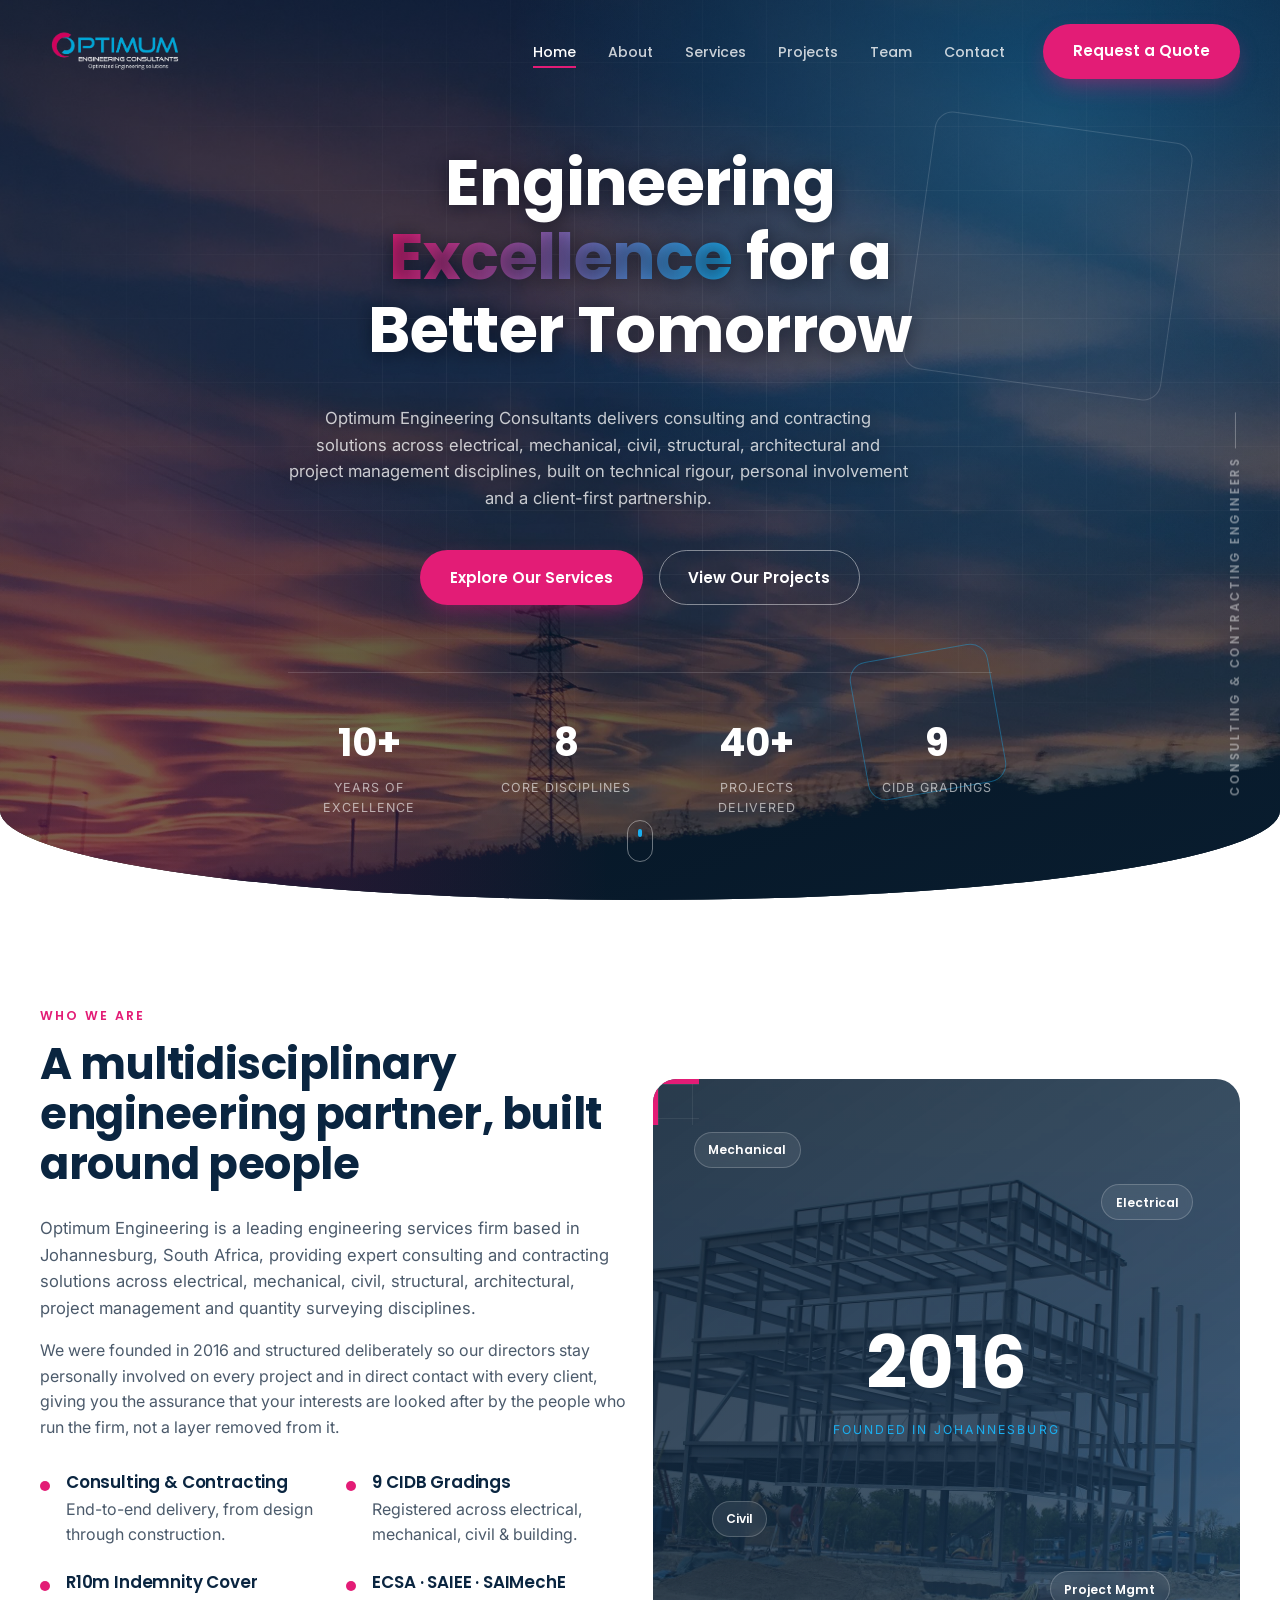
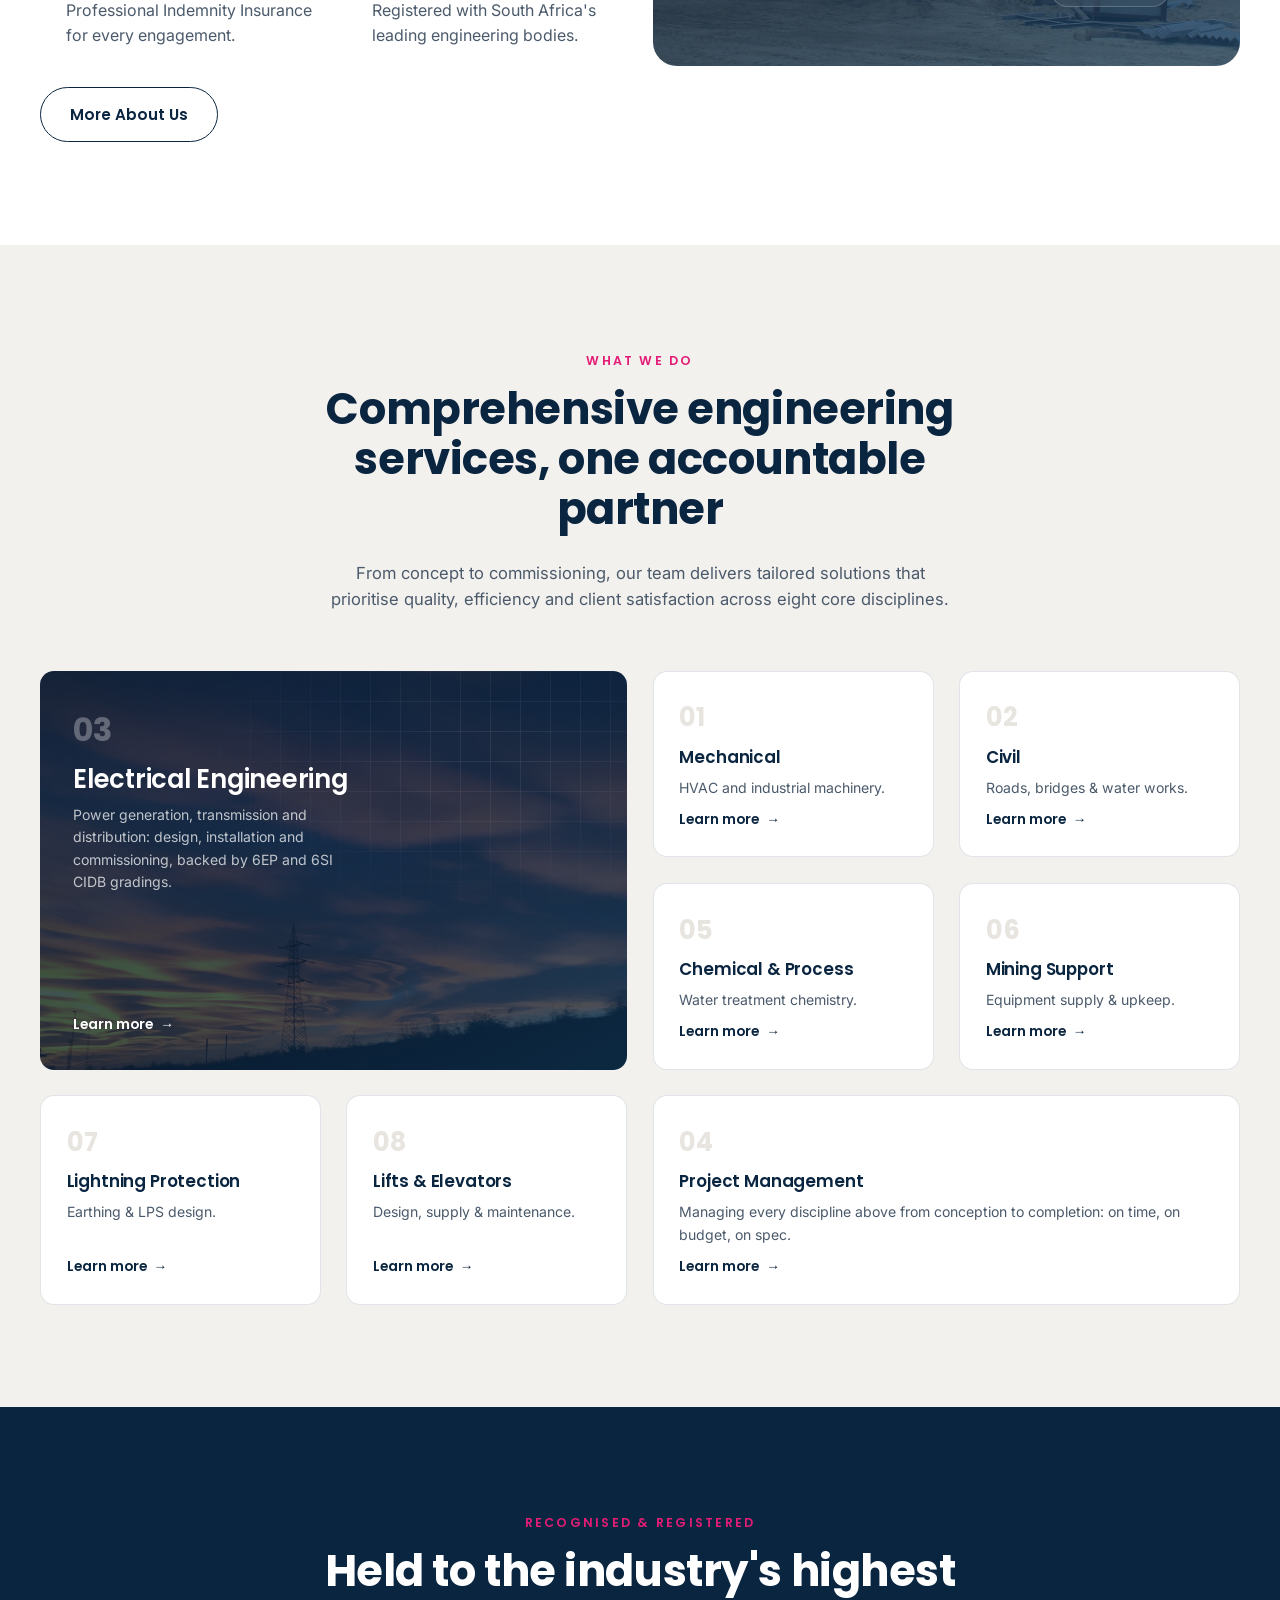
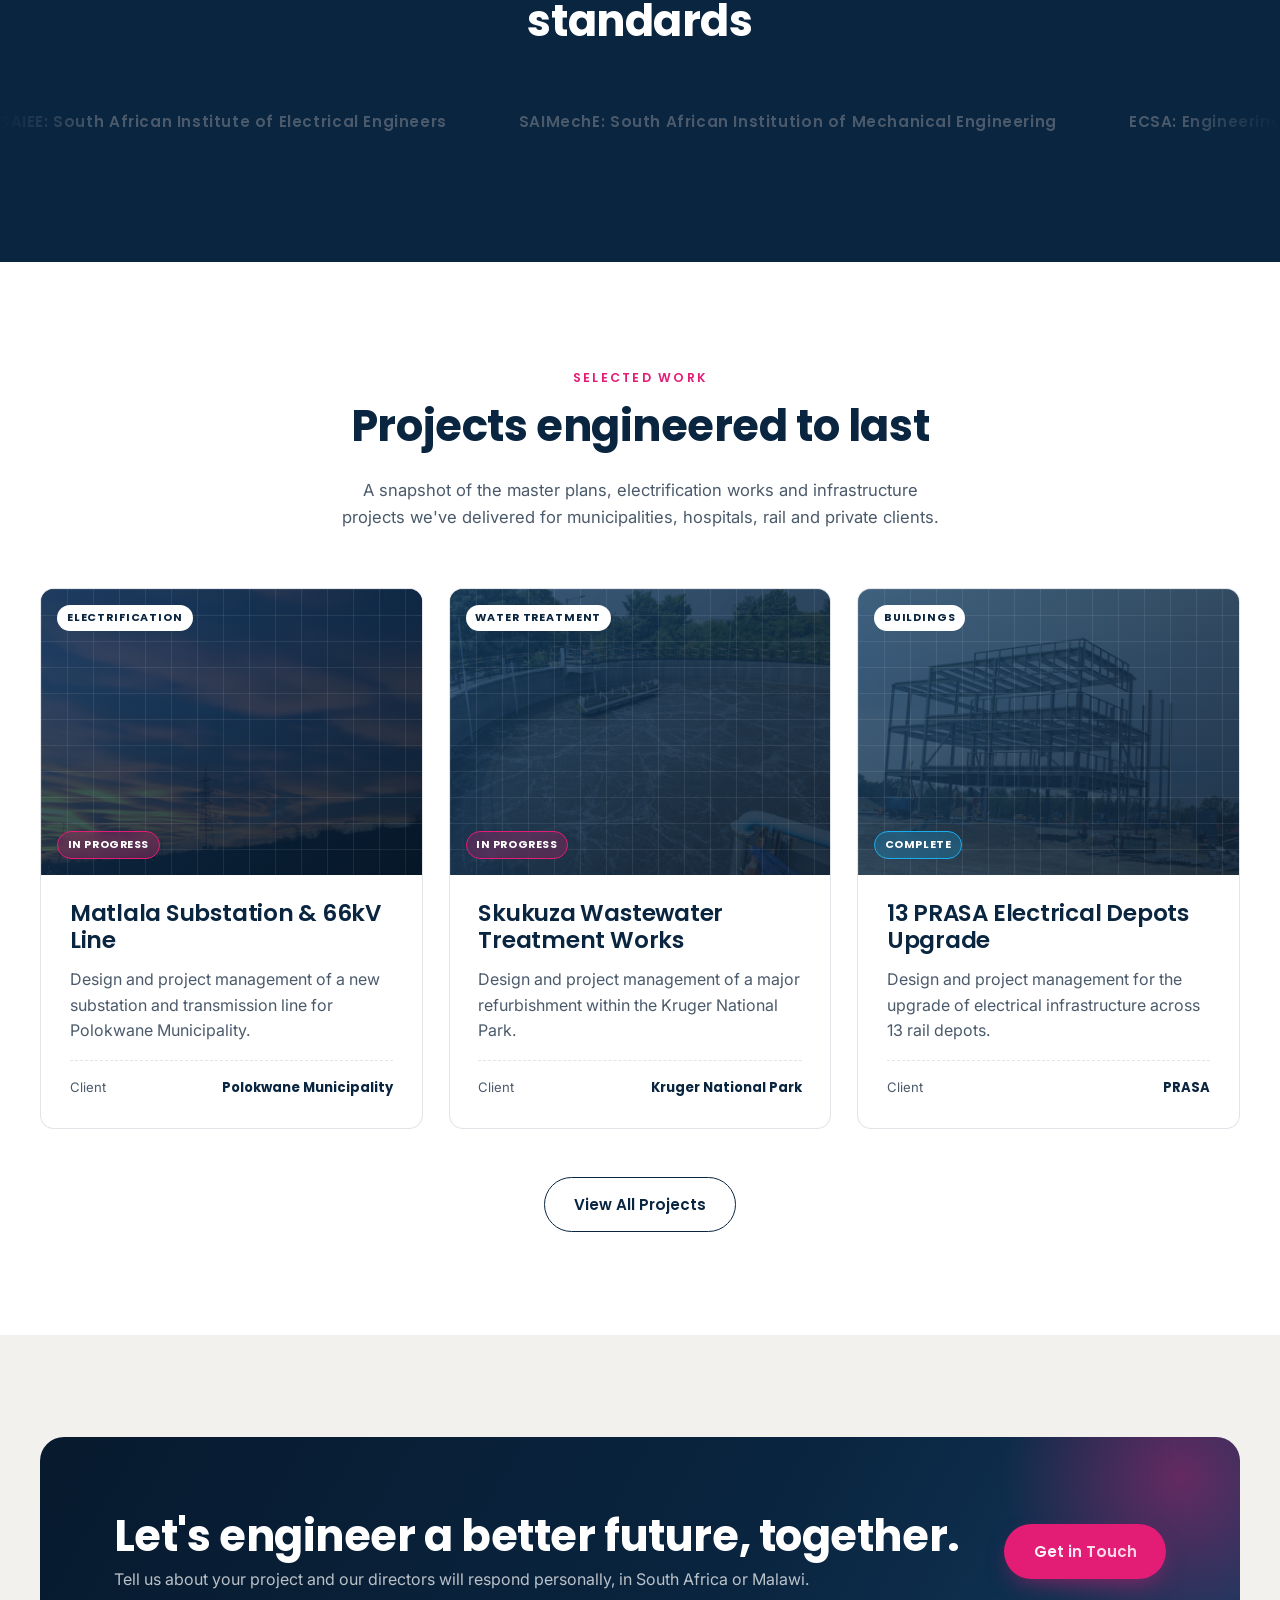
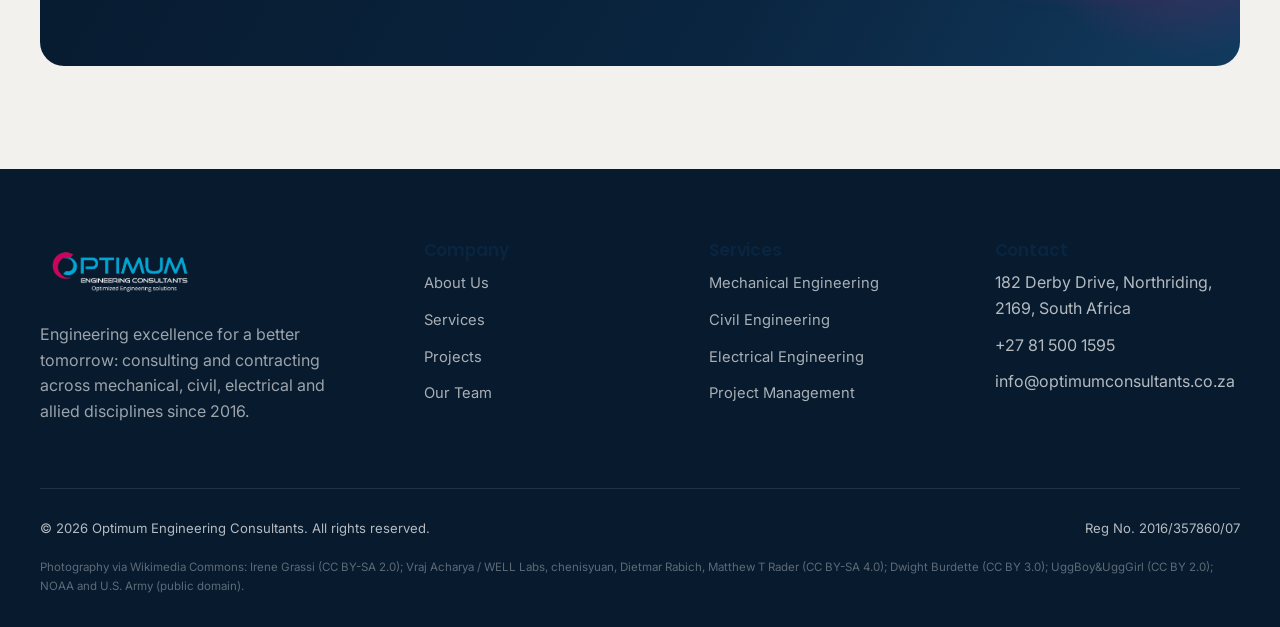
<file: index.html>
<!doctype html>
<html lang="en">
<head>
<meta charset="UTF-8">
<meta name="viewport" content="width=device-width, initial-scale=1.0">
<title>Optimum Engineering Consultants | Engineering Excellence for a Better Tomorrow</title>
<meta name="description" content="Optimum Engineering Consultants is a Johannesburg-based multidisciplinary engineering firm delivering mechanical, civil, electrical, project management and specialist engineering services across Southern Africa.">
<link rel="preconnect" href="https://fonts.googleapis.com">
<link rel="preconnect" href="https://fonts.gstatic.com" crossorigin>
<link href="https://fonts.googleapis.com/css2?family=Inter:wght@400;500;600;700&family=Poppins:wght@500;600;700&display=swap" rel="stylesheet">
<link rel="stylesheet" href="assets/css/base.css">
<link rel="stylesheet" href="assets/css/components.css">
<link rel="stylesheet" href="assets/css/animations.css">
</head>
<body>
<div class="page-transition" aria-hidden="true"><div class="page-transition__logo-wrap"><img class="page-transition__logo" src="assets/img/logo-icon.png" alt=""></div></div>

<header class="site-header">
  <div class="container">
    <a href="index.html" class="brand">
      <img src="assets/img/logo.png" alt="Optimum Engineering Consultants" class="brand__logo">
    </a>
    <nav class="nav">
      <ul class="nav__links">
        <li><a href="index.html">Home</a></li>
        <li><a href="about.html">About</a></li>
        <li><a href="services.html">Services</a></li>
        <li><a href="projects.html">Projects</a></li>
        <li><a href="team.html">Team</a></li>
        <li><a href="contact.html">Contact</a></li>
      </ul>
      <a href="contact.html" class="btn btn--primary">Request a Quote</a>
    </nav>
    <button class="nav__toggle" aria-label="Toggle navigation" aria-expanded="false"><span></span></button>
  </div>
</header>

<main>

  <section class="hero">
    <div class="hero__photo" aria-hidden="true"></div>
    <div class="hero__bg" aria-hidden="true"></div>
    <div class="hero__grid" aria-hidden="true"></div>
    <div class="hero__panel hero__panel--a" aria-hidden="true"></div>
    <div class="hero__panel hero__panel--b" aria-hidden="true"></div>
    <span class="hero__tag" aria-hidden="true">Consulting &amp; Contracting Engineers</span>
    <div class="container">
      <div class="hero__content">
        <h1>Engineering <em>Excellence</em> for a Better Tomorrow</h1>
        <p class="lede">Optimum Engineering Consultants delivers consulting and contracting solutions across electrical, mechanical, civil, structural, architectural and project management disciplines, built on technical rigour, personal involvement and a client-first partnership.</p>
        <div class="hero__ctas">
          <a href="services.html" class="btn btn--primary">Explore Our Services</a>
          <a href="projects.html" class="btn btn--outline">View Our Projects</a>
        </div>
        <div class="hero__stats">
          <div class="stat">
            <div class="stat__num"><span data-count="10" data-suffix="+">0</span></div>
            <div class="stat__label">Years of Excellence</div>
          </div>
          <div class="stat">
            <div class="stat__num"><span data-count="8">0</span></div>
            <div class="stat__label">Core Disciplines</div>
          </div>
          <div class="stat">
            <div class="stat__num"><span data-count="40" data-suffix="+">0</span></div>
            <div class="stat__label">Projects Delivered</div>
          </div>
          <div class="stat">
            <div class="stat__num"><span data-count="9">0</span></div>
            <div class="stat__label">CIDB Gradings</div>
          </div>
        </div>
      </div>
    </div>
    <span class="scroll-cue" aria-hidden="true"></span>
  </section>

  <section class="section" id="about">
    <div class="container grid grid--2" style="align-items:center;">
      <div data-reveal>
        <span class="eyebrow">Who We Are</span>
        <h2>A multidisciplinary engineering partner, built around people</h2>
        <p class="lede">Optimum Engineering is a leading engineering services firm based in Johannesburg, South Africa, providing expert consulting and contracting solutions across electrical, mechanical, civil, structural, architectural, project management and quantity surveying disciplines.</p>
        <p>We were founded in 2016 and structured deliberately so our directors stay personally involved on every project and in direct contact with every client, giving you the assurance that your interests are looked after by the people who run the firm, not a layer removed from it.</p>
        <div class="grid grid--2" style="margin-top:2rem;">
          <div class="contact-card">
            <span class="contact-card__dot" aria-hidden="true"></span>
            <div>
              <h4>Consulting &amp; Contracting</h4>
              <p>End-to-end delivery, from design through construction.</p>
            </div>
          </div>
          <div class="contact-card">
            <span class="contact-card__dot" aria-hidden="true"></span>
            <div>
              <h4>9 CIDB Gradings</h4>
              <p>Registered across electrical, mechanical, civil &amp; building.</p>
            </div>
          </div>
          <div class="contact-card">
            <span class="contact-card__dot" aria-hidden="true"></span>
            <div>
              <h4>R10m Indemnity Cover</h4>
              <p>Professional Indemnity Insurance for every engagement.</p>
            </div>
          </div>
          <div class="contact-card">
            <span class="contact-card__dot" aria-hidden="true"></span>
            <div>
              <h4>ECSA &middot; SAIEE &middot; SAIMechE</h4>
              <p>Registered with South Africa's leading engineering bodies.</p>
            </div>
          </div>
        </div>
        <a href="about.html" class="btn btn--navy" style="margin-top:2.4rem;">More About Us</a>
      </div>
      <div data-reveal style="--reveal-delay:.15s;">
        <div class="spec-panel bracket bracket--end" style="--card-photo:url('../img/cards/building.jpg');">
          <span class="spec-chip spec-chip--1">Mechanical</span>
          <span class="spec-chip spec-chip--2">Electrical</span>
          <span class="spec-chip spec-chip--3">Civil</span>
          <span class="spec-chip spec-chip--4">Project Mgmt</span>
          <div class="spec-panel__core">
            <div class="spec-panel__year">2016</div>
            <div class="spec-panel__label">Founded in Johannesburg</div>
          </div>
        </div>
      </div>
    </div>
  </section>

  <section class="section section--mist" id="services">
    <div class="container">
      <div class="section-head text-center">
        <span class="eyebrow">What We Do</span>
        <h2>Comprehensive engineering services, one accountable partner</h2>
        <p class="lede mx-auto">From concept to commissioning, our team delivers tailored solutions that prioritise quality, efficiency and client satisfaction across eight core disciplines.</p>
      </div>
      <div class="bento" data-reveal-group>
        <article class="bento__item bento__item--feature" style="--card-photo:url('../img/hero-pylon.jpg');">
          <span class="service-card__index">03</span>
          <h3>Electrical Engineering</h3>
          <p>Power generation, transmission and distribution: design, installation and commissioning, backed by 6EP and 6SI CIDB gradings.</p>
          <a href="services.html#electrical" class="service-card__link">Learn more</a>
        </article>
        <article class="bento__item">
          <span class="service-card__index">01</span>
          <h3>Mechanical</h3>
          <p>HVAC and industrial machinery.</p>
          <a href="services.html#mechanical" class="service-card__link">Learn more</a>
        </article>
        <article class="bento__item">
          <span class="service-card__index">02</span>
          <h3>Civil</h3>
          <p>Roads, bridges &amp; water works.</p>
          <a href="services.html#civil" class="service-card__link">Learn more</a>
        </article>
        <article class="bento__item">
          <span class="service-card__index">05</span>
          <h3>Chemical &amp; Process</h3>
          <p>Water treatment chemistry.</p>
          <a href="services.html#chemical" class="service-card__link">Learn more</a>
        </article>
        <article class="bento__item">
          <span class="service-card__index">06</span>
          <h3>Mining Support</h3>
          <p>Equipment supply &amp; upkeep.</p>
          <a href="services.html#mining" class="service-card__link">Learn more</a>
        </article>
        <article class="bento__item">
          <span class="service-card__index">07</span>
          <h3>Lightning Protection</h3>
          <p>Earthing &amp; LPS design.</p>
          <a href="services.html#lightning" class="service-card__link">Learn more</a>
        </article>
        <article class="bento__item">
          <span class="service-card__index">08</span>
          <h3>Lifts &amp; Elevators</h3>
          <p>Design, supply &amp; maintenance.</p>
          <a href="services.html#lifts" class="service-card__link">Learn more</a>
        </article>
        <article class="bento__item bento__item--wide">
          <span class="service-card__index">04</span>
          <h3>Project Management</h3>
          <p>Managing every discipline above from conception to completion: on time, on budget, on spec.</p>
          <a href="services.html#project-management" class="service-card__link">Learn more</a>
        </article>
      </div>
    </div>
  </section>

  <section class="section section--navy">
    <div class="container">
      <div class="section-head text-center" style="margin-bottom:2.4rem;">
        <span class="eyebrow">Recognised &amp; Registered</span>
        <h2>Held to the industry's highest standards</h2>
      </div>
    </div>
    <div class="stripe">
      <div class="stripe__track">
        <span class="stripe__item">SAIEE: South African Institute of Electrical Engineers</span>
        <span class="stripe__item">SAIMechE: South African Institution of Mechanical Engineering</span>
        <span class="stripe__item">ECSA: Engineering Council of South Africa</span>
        <span class="stripe__item">ECA: Electrical Contractors Association</span>
        <span class="stripe__item">CIDB: Construction Industry Development Board</span>
        <span class="stripe__item">SAIEE: South African Institute of Electrical Engineers</span>
        <span class="stripe__item">SAIMechE: South African Institution of Mechanical Engineering</span>
        <span class="stripe__item">ECSA: Engineering Council of South Africa</span>
        <span class="stripe__item">ECA: Electrical Contractors Association</span>
        <span class="stripe__item">CIDB: Construction Industry Development Board</span>
      </div>
    </div>
  </section>

  <section class="section" id="projects">
    <div class="container">
      <div class="section-head text-center">
        <span class="eyebrow">Selected Work</span>
        <h2>Projects engineered to last</h2>
        <p class="lede mx-auto">A snapshot of the master plans, electrification works and infrastructure projects we've delivered for municipalities, hospitals, rail and private clients.</p>
      </div>
      <div class="grid grid--3" data-reveal-group>
        <article class="card project-card">
          <div class="project-card__media" style="--card-photo:url('../img/hero-pylon.jpg');">
            <span class="project-card__tag">Electrification</span>
            <span class="project-card__status project-card__status--progress">In Progress</span>
          </div>
          <div class="project-card__body">
            <h3>Matlala Substation &amp; 66kV Line</h3>
            <p>Design and project management of a new substation and transmission line for Polokwane Municipality.</p>
            <div class="project-card__meta"><span>Client</span><strong>Polokwane Municipality</strong></div>
          </div>
        </article>
        <article class="card project-card">
          <div class="project-card__media" style="--card-photo:url('../img/cards/water.jpg');">
            <span class="project-card__tag">Water Treatment</span>
            <span class="project-card__status project-card__status--progress">In Progress</span>
          </div>
          <div class="project-card__body">
            <h3>Skukuza Wastewater Treatment Works</h3>
            <p>Design and project management of a major refurbishment within the Kruger National Park.</p>
            <div class="project-card__meta"><span>Client</span><strong>Kruger National Park</strong></div>
          </div>
        </article>
        <article class="card project-card">
          <div class="project-card__media" style="--card-photo:url('../img/cards/building.jpg');">
            <span class="project-card__tag">Buildings</span>
            <span class="project-card__status project-card__status--complete">Complete</span>
          </div>
          <div class="project-card__body">
            <h3>13 PRASA Electrical Depots Upgrade</h3>
            <p>Design and project management for the upgrade of electrical infrastructure across 13 rail depots.</p>
            <div class="project-card__meta"><span>Client</span><strong>PRASA</strong></div>
          </div>
        </article>
      </div>
      <div class="text-center" style="margin-top:3rem;">
        <a href="projects.html" class="btn btn--navy">View All Projects</a>
      </div>
    </div>
  </section>

  <section class="section section--mist">
    <div class="container">
      <div class="cta-banner" data-reveal>
        <div>
          <h2>Let's engineer a better future, together.</h2>
          <p>Tell us about your project and our directors will respond personally, in South Africa or Malawi.</p>
        </div>
        <a href="contact.html" class="btn btn--primary">Get in Touch</a>
      </div>
    </div>
  </section>

</main>

<footer class="site-footer">
  <div class="container">
    <div class="footer__top">
      <div class="footer__about">
        <a href="index.html" class="brand" style="margin-bottom:1.2rem;">
          <img src="assets/img/logo.png" alt="Optimum Engineering Consultants" class="brand__logo">
        </a>
        <p>Engineering excellence for a better tomorrow: consulting and contracting across mechanical, civil, electrical and allied disciplines since 2016.</p>
      </div>
      <div>
        <h4>Company</h4>
        <ul class="footer__links">
          <li><a href="about.html">About Us</a></li>
          <li><a href="services.html">Services</a></li>
          <li><a href="projects.html">Projects</a></li>
          <li><a href="team.html">Our Team</a></li>
        </ul>
      </div>
      <div>
        <h4>Services</h4>
        <ul class="footer__links">
          <li><a href="services.html#mechanical">Mechanical Engineering</a></li>
          <li><a href="services.html#civil">Civil Engineering</a></li>
          <li><a href="services.html#electrical">Electrical Engineering</a></li>
          <li><a href="services.html#project-management">Project Management</a></li>
        </ul>
      </div>
      <div>
        <h4>Contact</h4>
        <ul class="footer__links">
          <li>182 Derby Drive, Northriding, 2169, South Africa</li>
          <li>+27 81 500 1595</li>
          <li>info@optimumconsultants.co.za</li>
        </ul>
      </div>
    </div>
    <div class="footer__bottom">
      <span>&copy; 2026 Optimum Engineering Consultants. All rights reserved.</span>
      <span>Reg No. 2016/357860/07</span>
    </div>
    <p style="margin:1.2rem 0 0;font-size:.72rem;color:rgba(255,255,255,.35);">Photography via Wikimedia Commons: Irene Grassi (CC BY-SA 2.0); Vraj Acharya / WELL Labs, chenisyuan, Dietmar Rabich, Matthew T Rader (CC BY-SA 4.0); Dwight Burdette (CC BY 3.0); UggBoy&amp;UggGirl (CC BY 2.0); NOAA and U.S. Army (public domain).</p>
  </div>
</footer>

<div class="mobile-cta-bar">
  <a href="contact.html" class="btn btn--primary">Request a Quote</a>
</div>

<script src="assets/js/main.js"></script>
</body>
</html>
</file>
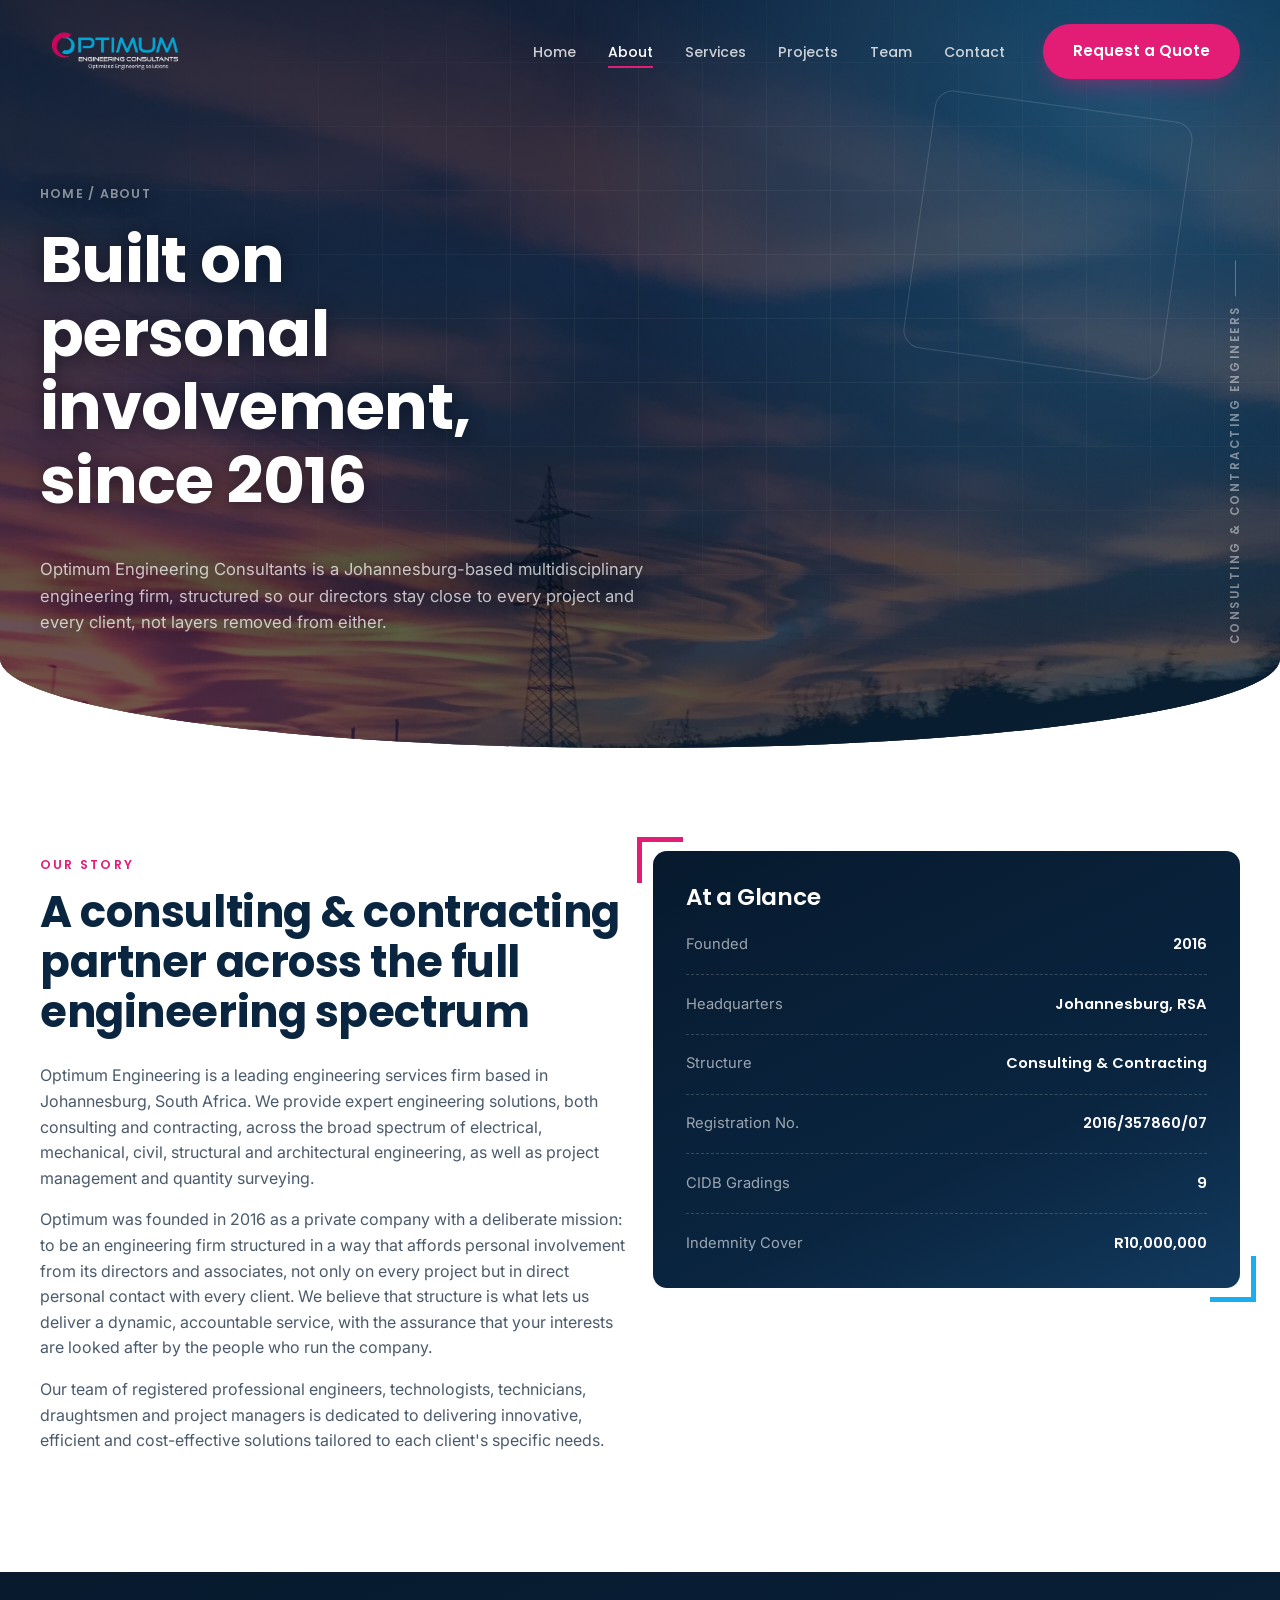
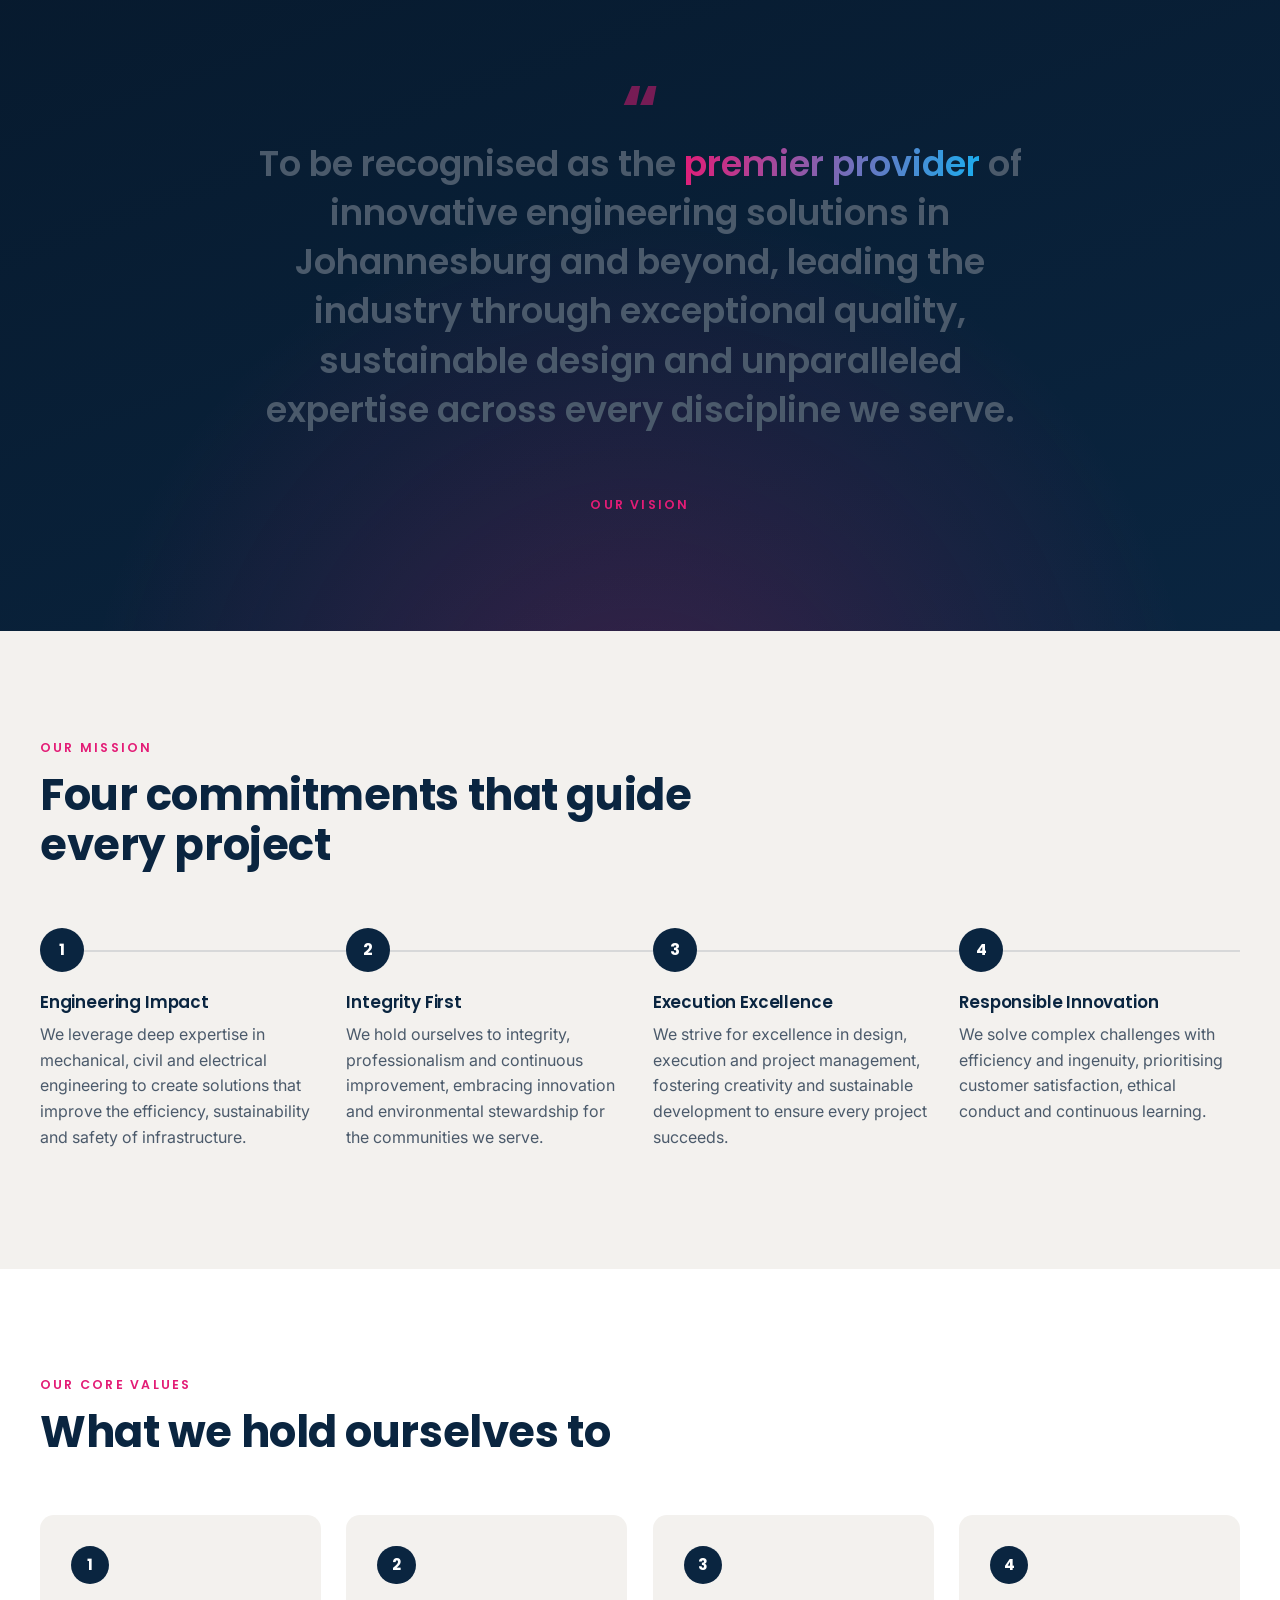
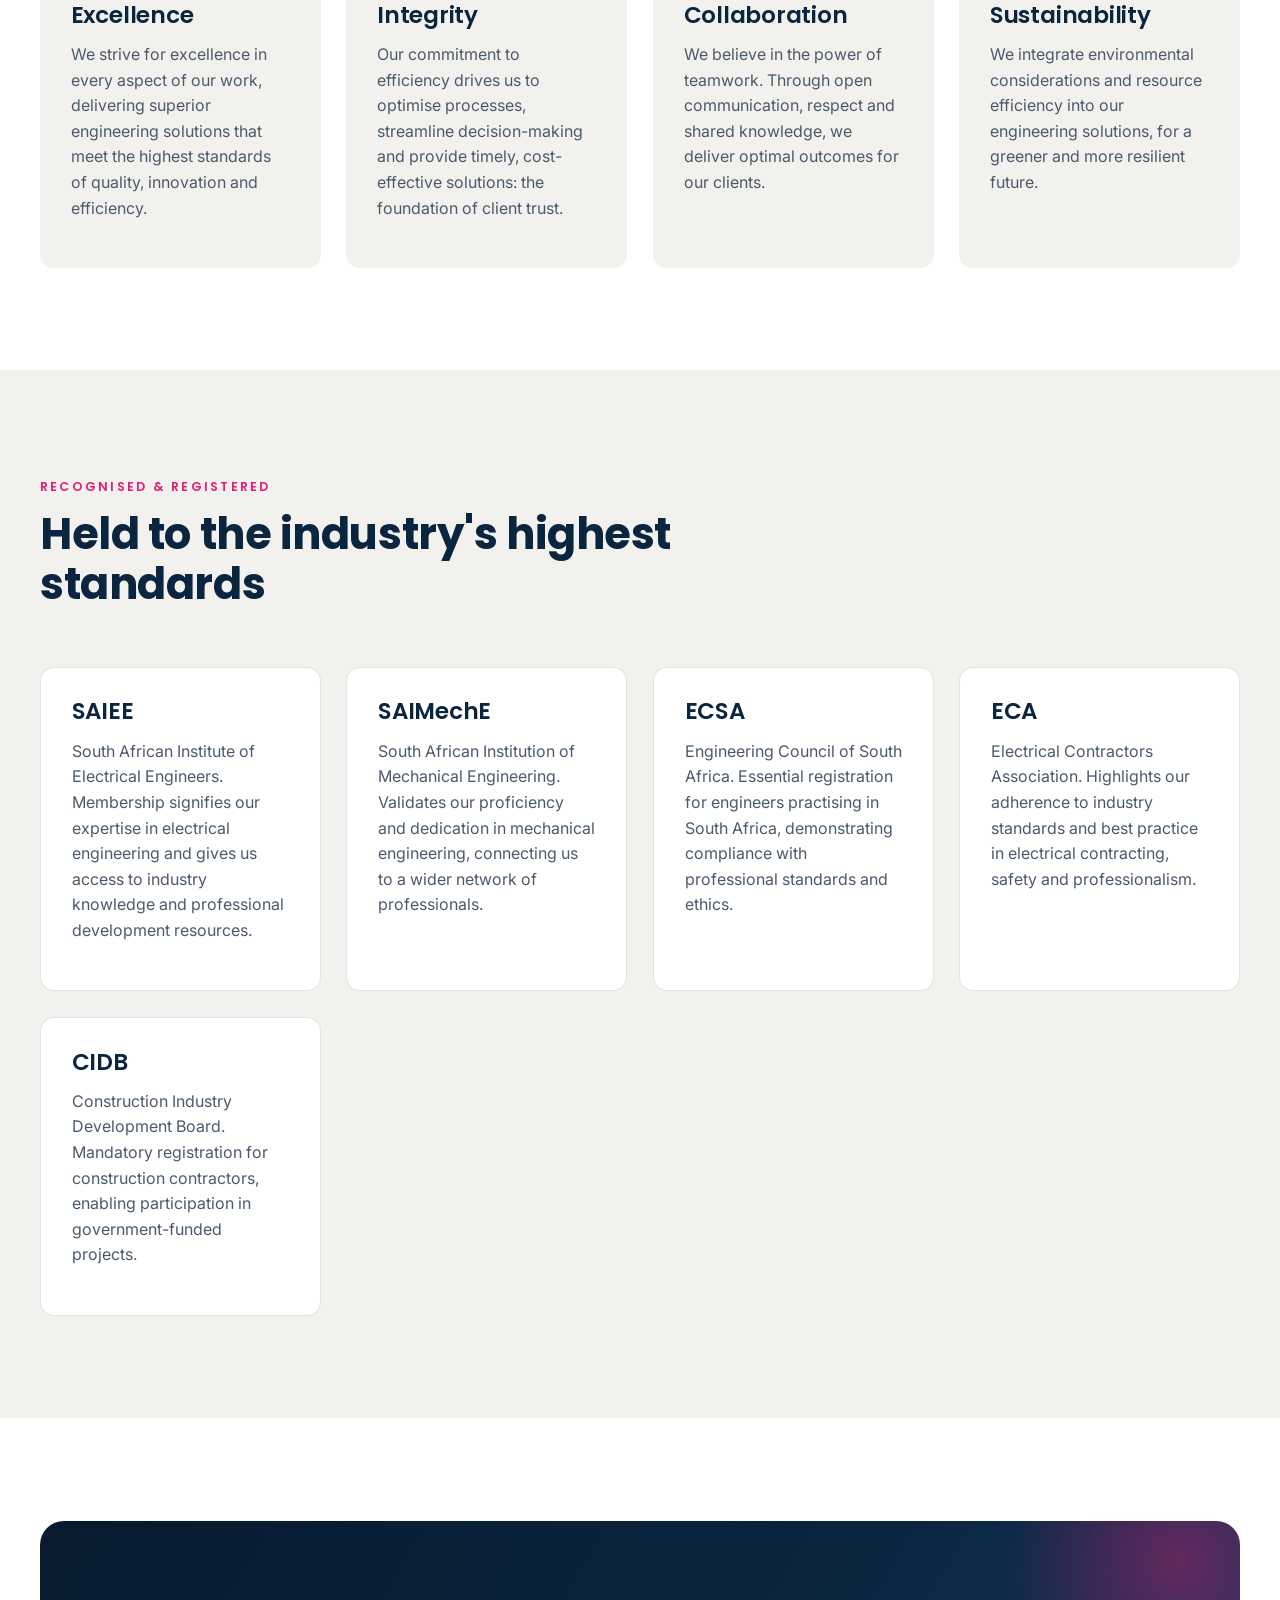
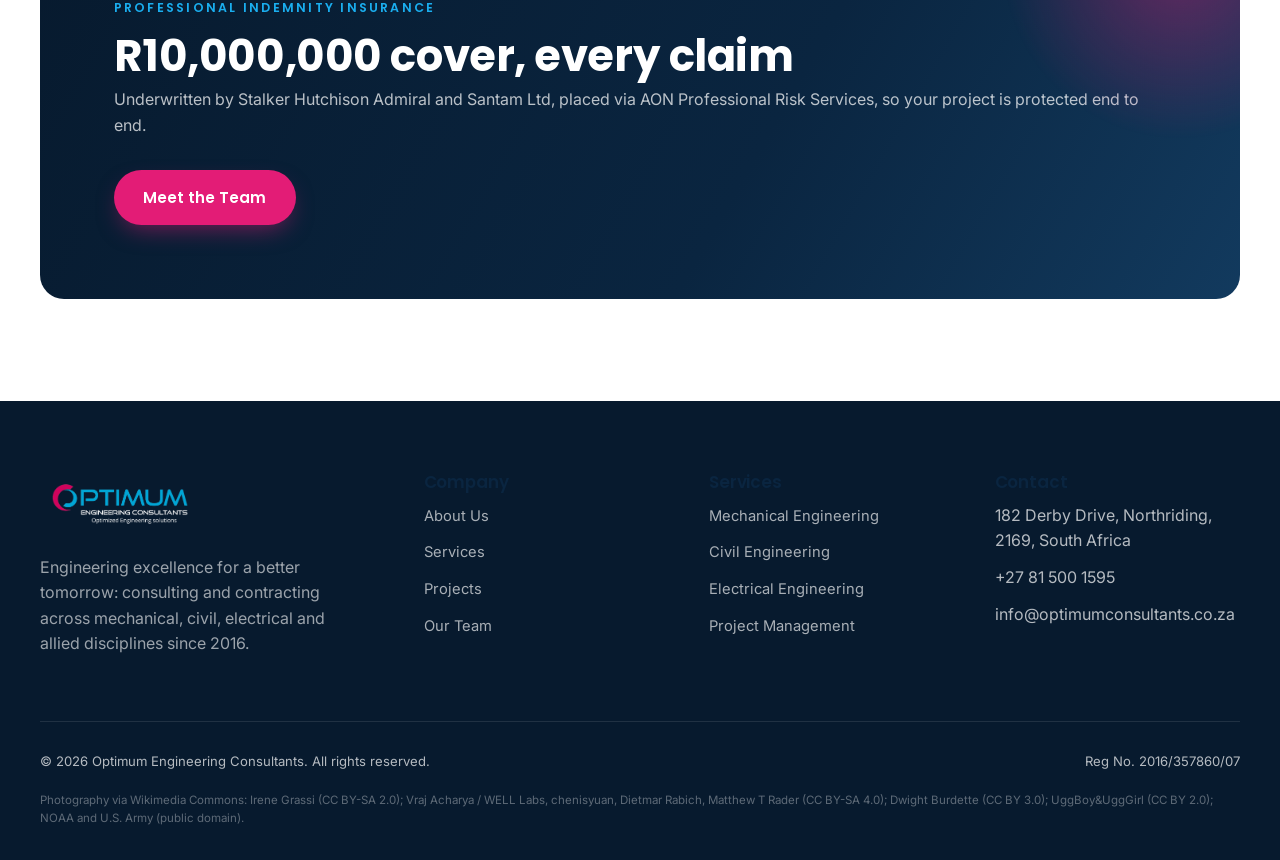
<file: about.html>
<!doctype html>
<html lang="en">
<head>
<meta charset="UTF-8">
<meta name="viewport" content="width=device-width, initial-scale=1.0">
<title>About Us | Optimum Engineering Consultants</title>
<meta name="description" content="Founded in 2016 in Johannesburg, Optimum Engineering Consultants is a multidisciplinary consulting and contracting firm built around personal involvement, integrity and engineering excellence.">
<link rel="preconnect" href="https://fonts.googleapis.com">
<link rel="preconnect" href="https://fonts.gstatic.com" crossorigin>
<link href="https://fonts.googleapis.com/css2?family=Inter:wght@400;500;600;700&family=Poppins:wght@500;600;700&display=swap" rel="stylesheet">
<link rel="stylesheet" href="assets/css/base.css">
<link rel="stylesheet" href="assets/css/components.css">
<link rel="stylesheet" href="assets/css/animations.css">
</head>
<body>
<div class="page-transition" aria-hidden="true"><div class="page-transition__logo-wrap"><img class="page-transition__logo" src="assets/img/logo-icon.png" alt=""></div></div>

<header class="site-header">
  <div class="container">
    <a href="index.html" class="brand">
      <img src="assets/img/logo.png" alt="Optimum Engineering Consultants" class="brand__logo">
    </a>
    <nav class="nav">
      <ul class="nav__links">
        <li><a href="index.html">Home</a></li>
        <li><a href="about.html">About</a></li>
        <li><a href="services.html">Services</a></li>
        <li><a href="projects.html">Projects</a></li>
        <li><a href="team.html">Team</a></li>
        <li><a href="contact.html">Contact</a></li>
      </ul>
      <a href="contact.html" class="btn btn--primary">Request a Quote</a>
    </nav>
    <button class="nav__toggle" aria-label="Toggle navigation" aria-expanded="false"><span></span></button>
  </div>
</header>

<main>

  <section class="page-hero">
    <div class="page-hero__photo" aria-hidden="true"></div>
    <div class="page-hero__bg" aria-hidden="true"></div>
    <div class="hero__grid" aria-hidden="true"></div>
    <div class="hero__panel hero__panel--a" aria-hidden="true"></div>
    <span class="hero__tag" aria-hidden="true">Consulting &amp; Contracting Engineers</span>
    <div class="container">
      <div class="page-hero__crumb"><a href="index.html">Home</a> / About</div>
      <h1>Built on personal involvement, since 2016</h1>
      <p class="lede">Optimum Engineering Consultants is a Johannesburg-based multidisciplinary engineering firm, structured so our directors stay close to every project and every client, not layers removed from either.</p>
    </div>
  </section>

  <section class="section">
    <div class="container grid grid--2" style="align-items:flex-start; gap: var(--gap);">
      <div data-reveal>
        <span class="eyebrow">Our Story</span>
        <h2>A consulting &amp; contracting partner across the full engineering spectrum</h2>
        <p>Optimum Engineering is a leading engineering services firm based in Johannesburg, South Africa. We provide expert engineering solutions, both consulting and contracting, across the broad spectrum of electrical, mechanical, civil, structural and architectural engineering, as well as project management and quantity surveying.</p>
        <p>Optimum was founded in 2016 as a private company with a deliberate mission: to be an engineering firm structured in a way that affords personal involvement from its directors and associates, not only on every project but in direct personal contact with every client. We believe that structure is what lets us deliver a dynamic, accountable service, with the assurance that your interests are looked after by the people who run the company.</p>
        <p>Our team of registered professional engineers, technologists, technicians, draughtsmen and project managers is dedicated to delivering innovative, efficient and cost-effective solutions tailored to each client's specific needs.</p>
      </div>
      <div class="fact-panel bracket bracket--end" data-reveal style="--reveal-delay:.15s;">
        <h3>At a Glance</h3>
        <div class="fact-list">
          <div class="fact-list__row"><span class="fact-list__label">Founded</span><span class="fact-list__value">2016</span></div>
          <div class="fact-list__row"><span class="fact-list__label">Headquarters</span><span class="fact-list__value">Johannesburg, RSA</span></div>
          <div class="fact-list__row"><span class="fact-list__label">Structure</span><span class="fact-list__value">Consulting &amp; Contracting</span></div>
          <div class="fact-list__row"><span class="fact-list__label">Registration No.</span><span class="fact-list__value">2016/357860/07</span></div>
          <div class="fact-list__row"><span class="fact-list__label">CIDB Gradings</span><span class="fact-list__value">9</span></div>
          <div class="fact-list__row"><span class="fact-list__label">Indemnity Cover</span><span class="fact-list__value">R10,000,000</span></div>
        </div>
      </div>
    </div>
  </section>

  <section class="quote-band">
    <div class="quote-band__bg" aria-hidden="true"></div>
    <div class="container" data-reveal>
      <div class="quote-band__mark" aria-hidden="true">&ldquo;</div>
      <p class="quote-band__text">To be recognised as the <em>premier provider</em> of innovative engineering solutions in Johannesburg and beyond, leading the industry through exceptional quality, sustainable design and unparalleled expertise across every discipline we serve.</p>
      <span class="eyebrow" style="margin-top:1.6rem;justify-content:center;">Our Vision</span>
    </div>
  </section>

  <section class="section section--mist">
    <div class="container">
      <div class="section-head">
        <span class="eyebrow">Our Mission</span>
        <h2>Four commitments that guide every project</h2>
      </div>
      <div class="timeline" data-reveal-group>
        <div class="timeline__step">
          <div class="timeline__num">1</div>
          <h4>Engineering Impact</h4>
          <p>We leverage deep expertise in mechanical, civil and electrical engineering to create solutions that improve the efficiency, sustainability and safety of infrastructure.</p>
        </div>
        <div class="timeline__step">
          <div class="timeline__num">2</div>
          <h4>Integrity First</h4>
          <p>We hold ourselves to integrity, professionalism and continuous improvement, embracing innovation and environmental stewardship for the communities we serve.</p>
        </div>
        <div class="timeline__step">
          <div class="timeline__num">3</div>
          <h4>Execution Excellence</h4>
          <p>We strive for excellence in design, execution and project management, fostering creativity and sustainable development to ensure every project succeeds.</p>
        </div>
        <div class="timeline__step">
          <div class="timeline__num">4</div>
          <h4>Responsible Innovation</h4>
          <p>We solve complex challenges with efficiency and ingenuity, prioritising customer satisfaction, ethical conduct and continuous learning.</p>
        </div>
      </div>
    </div>
  </section>

  <section class="section">
    <div class="container">
      <div class="section-head">
        <span class="eyebrow">Our Core Values</span>
        <h2>What we hold ourselves to</h2>
      </div>
      <div class="grid grid--4" data-reveal-group>
        <div class="card value-card">
          <span class="value-card__num">1</span>
          <h3>Excellence</h3>
          <p>We strive for excellence in every aspect of our work, delivering superior engineering solutions that meet the highest standards of quality, innovation and efficiency.</p>
        </div>
        <div class="card value-card">
          <span class="value-card__num">2</span>
          <h3>Integrity</h3>
          <p>Our commitment to efficiency drives us to optimise processes, streamline decision-making and provide timely, cost-effective solutions: the foundation of client trust.</p>
        </div>
        <div class="card value-card">
          <span class="value-card__num">3</span>
          <h3>Collaboration</h3>
          <p>We believe in the power of teamwork. Through open communication, respect and shared knowledge, we deliver optimal outcomes for our clients.</p>
        </div>
        <div class="card value-card">
          <span class="value-card__num">4</span>
          <h3>Sustainability</h3>
          <p>We integrate environmental considerations and resource efficiency into our engineering solutions, for a greener and more resilient future.</p>
        </div>
      </div>
    </div>
  </section>

  <section class="section section--mist">
    <div class="container">
      <div class="section-head">
        <span class="eyebrow">Recognised &amp; Registered</span>
        <h2>Held to the industry's highest standards</h2>
      </div>
      <div class="grid grid--auto" data-reveal-group>
        <article class="card">
          <h3>SAIEE</h3>
          <p>South African Institute of Electrical Engineers. Membership signifies our expertise in electrical engineering and gives us access to industry knowledge and professional development resources.</p>
        </article>
        <article class="card">
          <h3>SAIMechE</h3>
          <p>South African Institution of Mechanical Engineering. Validates our proficiency and dedication in mechanical engineering, connecting us to a wider network of professionals.</p>
        </article>
        <article class="card">
          <h3>ECSA</h3>
          <p>Engineering Council of South Africa. Essential registration for engineers practising in South Africa, demonstrating compliance with professional standards and ethics.</p>
        </article>
        <article class="card">
          <h3>ECA</h3>
          <p>Electrical Contractors Association. Highlights our adherence to industry standards and best practice in electrical contracting, safety and professionalism.</p>
        </article>
        <article class="card">
          <h3>CIDB</h3>
          <p>Construction Industry Development Board. Mandatory registration for construction contractors, enabling participation in government-funded projects.</p>
        </article>
      </div>
    </div>
  </section>

  <section class="section">
    <div class="container">
      <div class="cta-banner" data-reveal>
        <div>
          <span class="eyebrow" style="color:var(--cyan);">Professional Indemnity Insurance</span>
          <h2>R10,000,000 cover, every claim</h2>
          <p>Underwritten by Stalker Hutchison Admiral and Santam Ltd, placed via AON Professional Risk Services, so your project is protected end to end.</p>
        </div>
        <a href="team.html" class="btn btn--primary">Meet the Team</a>
      </div>
    </div>
  </section>

</main>

<footer class="site-footer">
  <div class="container">
    <div class="footer__top">
      <div class="footer__about">
        <a href="index.html" class="brand" style="margin-bottom:1.2rem;">
          <img src="assets/img/logo.png" alt="Optimum Engineering Consultants" class="brand__logo">
        </a>
        <p>Engineering excellence for a better tomorrow: consulting and contracting across mechanical, civil, electrical and allied disciplines since 2016.</p>
      </div>
      <div>
        <h4>Company</h4>
        <ul class="footer__links">
          <li><a href="about.html">About Us</a></li>
          <li><a href="services.html">Services</a></li>
          <li><a href="projects.html">Projects</a></li>
          <li><a href="team.html">Our Team</a></li>
        </ul>
      </div>
      <div>
        <h4>Services</h4>
        <ul class="footer__links">
          <li><a href="services.html#mechanical">Mechanical Engineering</a></li>
          <li><a href="services.html#civil">Civil Engineering</a></li>
          <li><a href="services.html#electrical">Electrical Engineering</a></li>
          <li><a href="services.html#project-management">Project Management</a></li>
        </ul>
      </div>
      <div>
        <h4>Contact</h4>
        <ul class="footer__links">
          <li>182 Derby Drive, Northriding, 2169, South Africa</li>
          <li>+27 81 500 1595</li>
          <li>info@optimumconsultants.co.za</li>
        </ul>
      </div>
    </div>
    <div class="footer__bottom">
      <span>&copy; 2026 Optimum Engineering Consultants. All rights reserved.</span>
      <span>Reg No. 2016/357860/07</span>
    </div>
    <p style="margin:1.2rem 0 0;font-size:.72rem;color:rgba(255,255,255,.35);">Photography via Wikimedia Commons: Irene Grassi (CC BY-SA 2.0); Vraj Acharya / WELL Labs, chenisyuan, Dietmar Rabich, Matthew T Rader (CC BY-SA 4.0); Dwight Burdette (CC BY 3.0); UggBoy&amp;UggGirl (CC BY 2.0); NOAA and U.S. Army (public domain).</p>
  </div>
</footer>

<div class="mobile-cta-bar">
  <a href="contact.html" class="btn btn--primary">Request a Quote</a>
</div>

<script src="assets/js/main.js"></script>
</body>
</html>
</file>
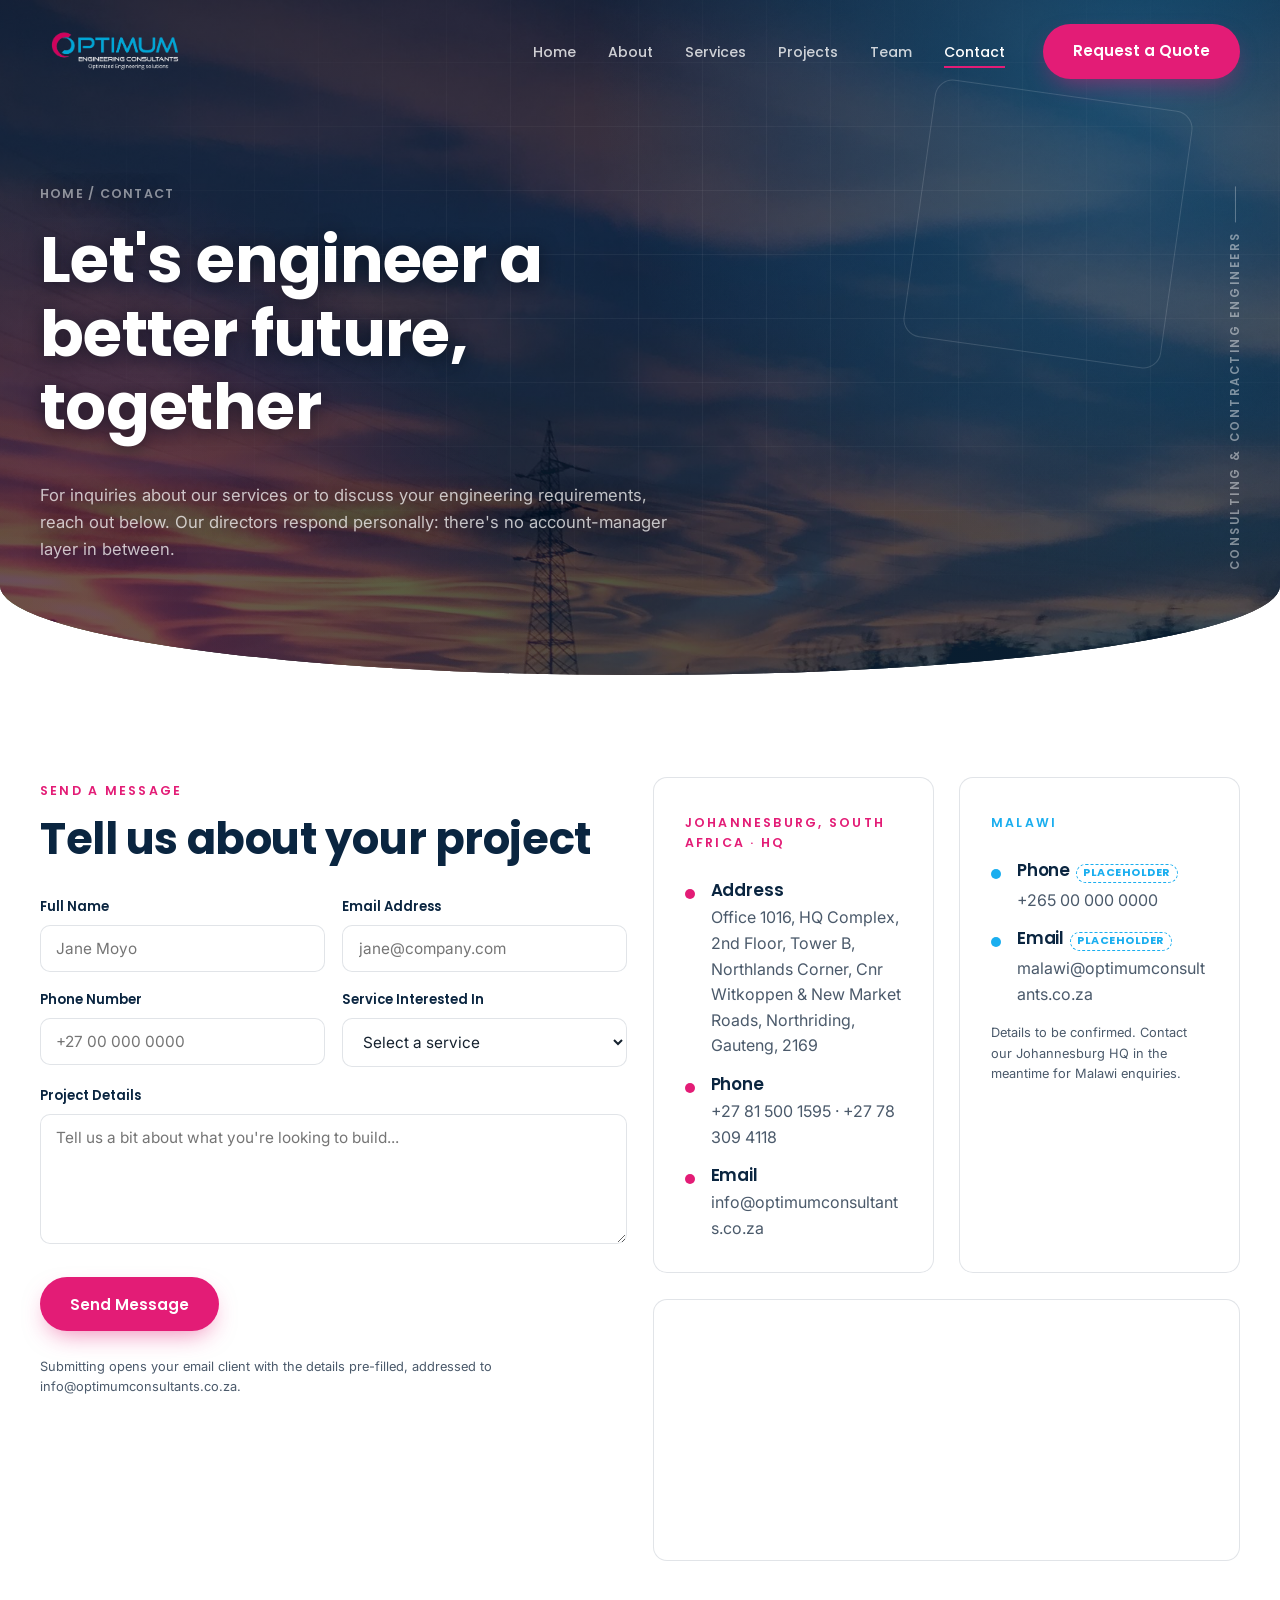
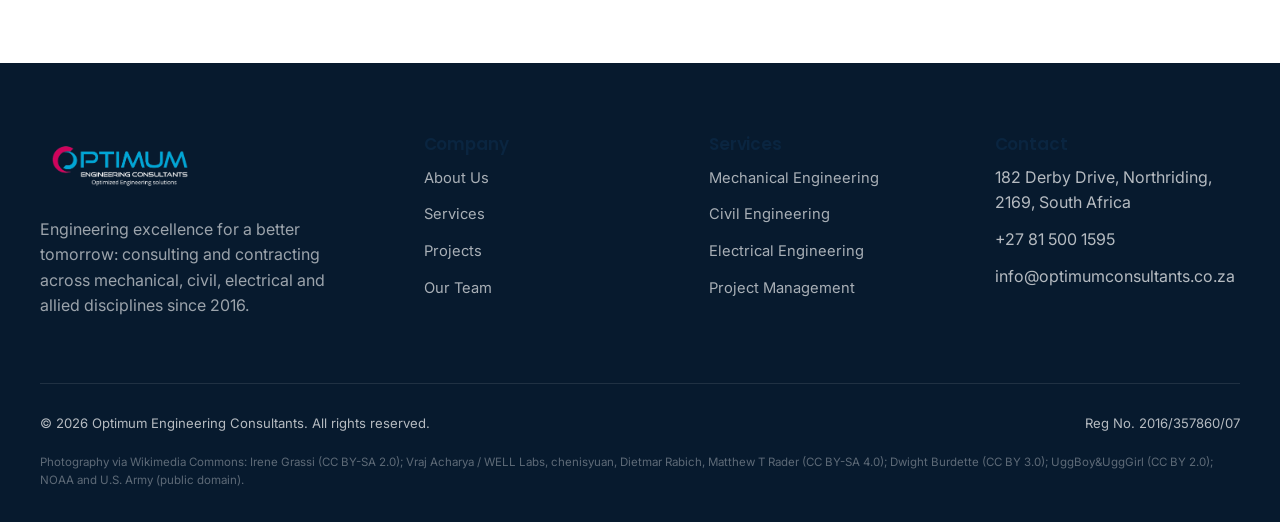
<file: contact.html>
<!doctype html>
<html lang="en">
<head>
<meta charset="UTF-8">
<meta name="viewport" content="width=device-width, initial-scale=1.0">
<title>Contact | Optimum Engineering Consultants</title>
<meta name="description" content="Get in touch with Optimum Engineering Consultants in Johannesburg, South Africa, or reach our Malawi team for enquiries in the region.">
<link rel="preconnect" href="https://fonts.googleapis.com">
<link rel="preconnect" href="https://fonts.gstatic.com" crossorigin>
<link href="https://fonts.googleapis.com/css2?family=Inter:wght@400;500;600;700&family=Poppins:wght@500;600;700&display=swap" rel="stylesheet">
<link rel="stylesheet" href="assets/css/base.css">
<link rel="stylesheet" href="assets/css/components.css">
<link rel="stylesheet" href="assets/css/animations.css">
</head>
<body>
<div class="page-transition" aria-hidden="true"><div class="page-transition__logo-wrap"><img class="page-transition__logo" src="assets/img/logo-icon.png" alt=""></div></div>

<header class="site-header">
  <div class="container">
    <a href="index.html" class="brand">
      <img src="assets/img/logo.png" alt="Optimum Engineering Consultants" class="brand__logo">
    </a>
    <nav class="nav">
      <ul class="nav__links">
        <li><a href="index.html">Home</a></li>
        <li><a href="about.html">About</a></li>
        <li><a href="services.html">Services</a></li>
        <li><a href="projects.html">Projects</a></li>
        <li><a href="team.html">Team</a></li>
        <li><a href="contact.html">Contact</a></li>
      </ul>
      <a href="contact.html" class="btn btn--primary">Request a Quote</a>
    </nav>
    <button class="nav__toggle" aria-label="Toggle navigation" aria-expanded="false"><span></span></button>
  </div>
</header>

<main>

  <section class="page-hero">
    <div class="page-hero__photo" aria-hidden="true"></div>
    <div class="page-hero__bg" aria-hidden="true"></div>
    <div class="hero__grid" aria-hidden="true"></div>
    <div class="hero__panel hero__panel--a" aria-hidden="true"></div>
    <span class="hero__tag" aria-hidden="true">Consulting &amp; Contracting Engineers</span>
    <div class="container">
      <div class="page-hero__crumb"><a href="index.html">Home</a> / Contact</div>
      <h1>Let's engineer a better future, together</h1>
      <p class="lede">For inquiries about our services or to discuss your engineering requirements, reach out below. Our directors respond personally: there's no account-manager layer in between.</p>
    </div>
  </section>

  <section class="section">
    <div class="container grid grid--2" style="align-items:flex-start;">

      <div data-reveal>
        <span class="eyebrow">Send a Message</span>
        <h2>Tell us about your project</h2>
        <form class="form" data-mailto-form style="margin-top:2rem;">
          <div class="form__row">
            <div>
              <label for="name">Full Name</label>
              <input type="text" id="name" name="name" required placeholder="Jane Moyo">
            </div>
            <div>
              <label for="email">Email Address</label>
              <input type="email" id="email" name="email" required placeholder="jane@company.com">
            </div>
          </div>
          <div class="form__row">
            <div>
              <label for="phone">Phone Number</label>
              <input type="tel" id="phone" name="phone" placeholder="+27 00 000 0000">
            </div>
            <div>
              <label for="service">Service Interested In</label>
              <select id="service" name="service">
                <option value="">Select a service</option>
                <option>Mechanical Engineering</option>
                <option>Civil Engineering</option>
                <option>Electrical Engineering</option>
                <option>Project Management</option>
                <option>Chemical &amp; Process Engineering</option>
                <option>Mining Support</option>
                <option>Lightning Protection</option>
                <option>Lifts &amp; Elevators</option>
                <option>Other</option>
              </select>
            </div>
          </div>
          <div>
            <label for="message">Project Details</label>
            <textarea id="message" name="message" required placeholder="Tell us a bit about what you're looking to build..."></textarea>
          </div>
          <button type="submit" class="btn btn--primary" style="justify-self:flex-start;margin-top:.5rem;">Send Message</button>
          <p style="font-size:.8rem;color:var(--ink-soft);margin-top:.5rem;">Submitting opens your email client with the details pre-filled, addressed to info@optimumconsultants.co.za.</p>
        </form>
      </div>

      <div data-reveal style="--reveal-delay:.15s; display:grid; gap:1.6rem;">

        <div class="grid grid--auto" style="gap:1.6rem;">

        <div class="card">
          <span class="eyebrow">Johannesburg, South Africa &middot; HQ</span>
          <div style="display:grid; gap:1rem; margin-top:1rem;">
            <div class="contact-card">
              <span class="contact-card__dot" aria-hidden="true"></span>
              <div>
                <h4>Address</h4>
                <p>Office 1016, HQ Complex, 2nd Floor, Tower B, Northlands Corner, Cnr Witkoppen &amp; New Market Roads, Northriding, Gauteng, 2169</p>
              </div>
            </div>
            <div class="contact-card">
              <span class="contact-card__dot" aria-hidden="true"></span>
              <div>
                <h4>Phone</h4>
                <p>+27 81 500 1595 &middot; +27 78 309 4118</p>
              </div>
            </div>
            <div class="contact-card">
              <span class="contact-card__dot" aria-hidden="true"></span>
              <div>
                <h4>Email</h4>
                <p>info@optimumconsultants.co.za</p>
              </div>
            </div>
          </div>
        </div>

        <div class="card">
          <span class="eyebrow" style="color:var(--cyan);">Malawi</span>
          <div style="display:grid; gap:1rem; margin-top:1rem;">
            <div class="contact-card">
              <span class="contact-card__dot" aria-hidden="true" style="background:var(--cyan);"></span>
              <div>
                <h4>Phone<span class="tag-placeholder">Placeholder</span></h4>
                <p>+265 00 000 0000</p>
              </div>
            </div>
            <div class="contact-card">
              <span class="contact-card__dot" aria-hidden="true" style="background:var(--cyan);"></span>
              <div>
                <h4>Email<span class="tag-placeholder">Placeholder</span></h4>
                <p>malawi@optimumconsultants.co.za</p>
              </div>
            </div>
          </div>
          <p style="font-size:.8rem;margin-top:1rem;margin-bottom:0;">Details to be confirmed. Contact our Johannesburg HQ in the meantime for Malawi enquiries.</p>
        </div>

        </div>

        <div class="card" style="overflow:hidden;padding:0;">
          <iframe
            title="Optimum Engineering Consultants office map"
            src="https://maps.google.com/maps?q=182%20Derby%20Drive%2C%20Northriding%2C%202169%2C%20South%20Africa&output=embed"
            style="width:100%;height:260px;border:0;display:block;"
            loading="lazy"
            referrerpolicy="no-referrer-when-downgrade">
          </iframe>
        </div>

      </div>
    </div>
  </section>

</main>

<footer class="site-footer">
  <div class="container">
    <div class="footer__top">
      <div class="footer__about">
        <a href="index.html" class="brand" style="margin-bottom:1.2rem;">
          <img src="assets/img/logo.png" alt="Optimum Engineering Consultants" class="brand__logo">
        </a>
        <p>Engineering excellence for a better tomorrow: consulting and contracting across mechanical, civil, electrical and allied disciplines since 2016.</p>
      </div>
      <div>
        <h4>Company</h4>
        <ul class="footer__links">
          <li><a href="about.html">About Us</a></li>
          <li><a href="services.html">Services</a></li>
          <li><a href="projects.html">Projects</a></li>
          <li><a href="team.html">Our Team</a></li>
        </ul>
      </div>
      <div>
        <h4>Services</h4>
        <ul class="footer__links">
          <li><a href="services.html#mechanical">Mechanical Engineering</a></li>
          <li><a href="services.html#civil">Civil Engineering</a></li>
          <li><a href="services.html#electrical">Electrical Engineering</a></li>
          <li><a href="services.html#project-management">Project Management</a></li>
        </ul>
      </div>
      <div>
        <h4>Contact</h4>
        <ul class="footer__links">
          <li>182 Derby Drive, Northriding, 2169, South Africa</li>
          <li>+27 81 500 1595</li>
          <li>info@optimumconsultants.co.za</li>
        </ul>
      </div>
    </div>
    <div class="footer__bottom">
      <span>&copy; 2026 Optimum Engineering Consultants. All rights reserved.</span>
      <span>Reg No. 2016/357860/07</span>
    </div>
    <p style="margin:1.2rem 0 0;font-size:.72rem;color:rgba(255,255,255,.35);">Photography via Wikimedia Commons: Irene Grassi (CC BY-SA 2.0); Vraj Acharya / WELL Labs, chenisyuan, Dietmar Rabich, Matthew T Rader (CC BY-SA 4.0); Dwight Burdette (CC BY 3.0); UggBoy&amp;UggGirl (CC BY 2.0); NOAA and U.S. Army (public domain).</p>
  </div>
</footer>

<div class="mobile-cta-bar">
  <a href="tel:+27815001595" class="btn btn--primary">Call +27 81 500 1595</a>
</div>

<script src="assets/js/main.js"></script>
</body>
</html>
</file>
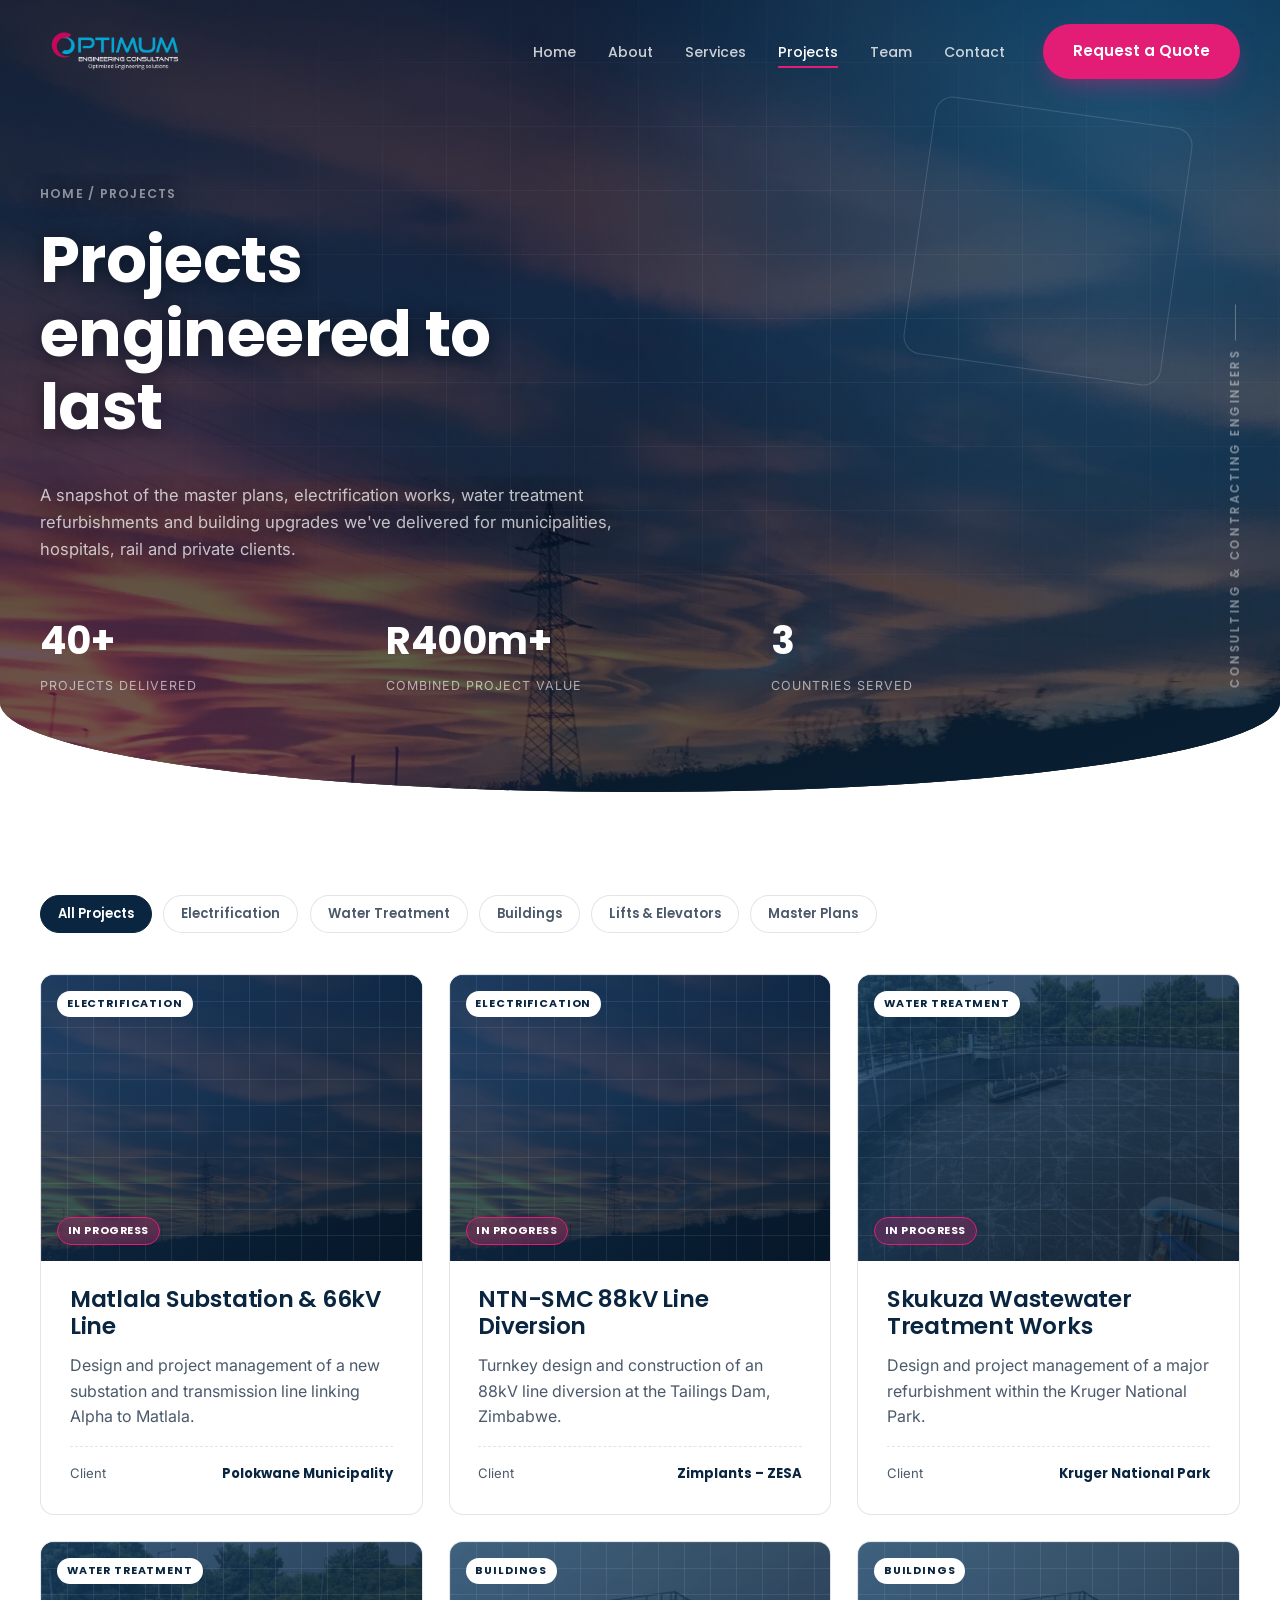
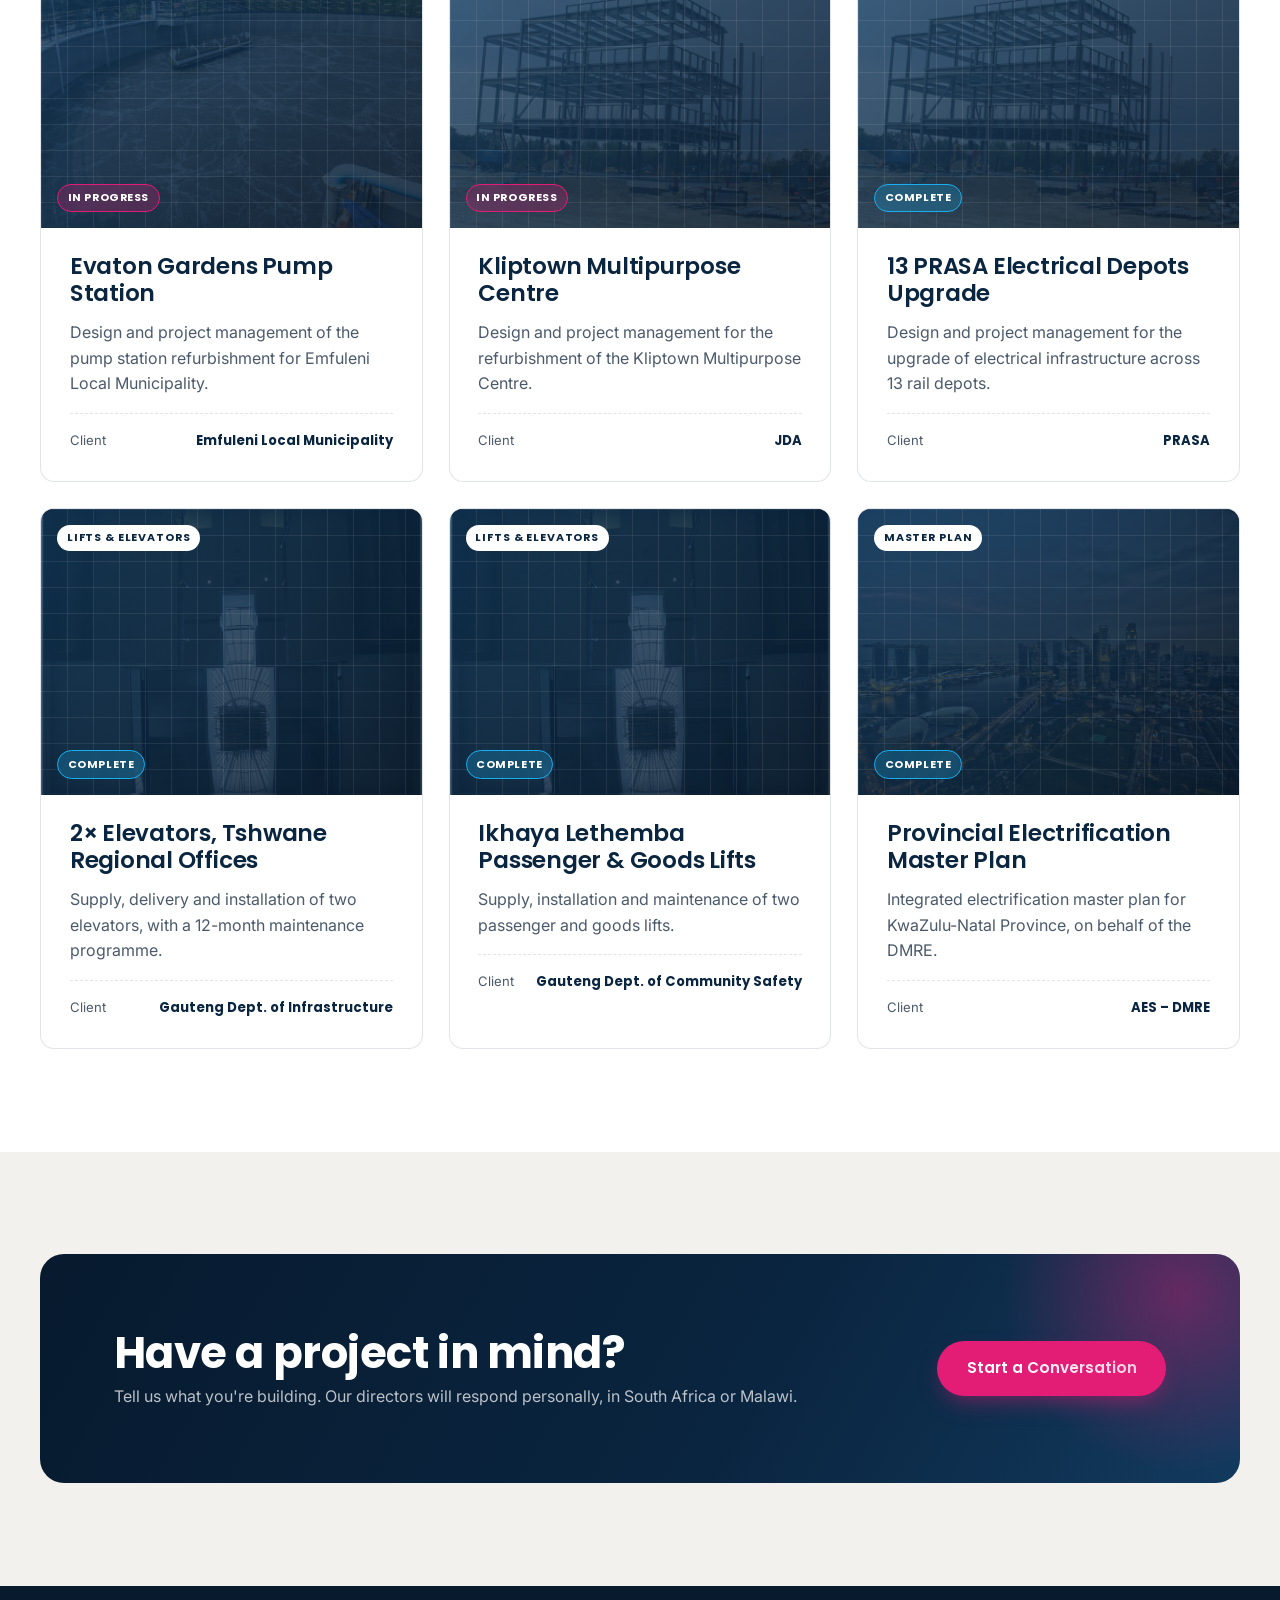
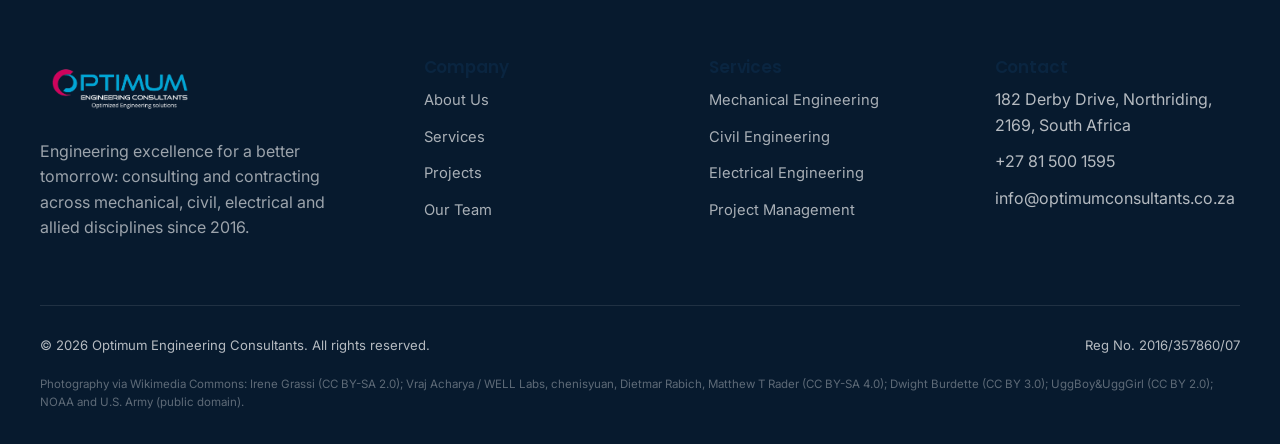
<file: projects.html>
<!doctype html>
<html lang="en">
<head>
<meta charset="UTF-8">
<meta name="viewport" content="width=device-width, initial-scale=1.0">
<title>Projects | Optimum Engineering Consultants</title>
<meta name="description" content="Master plans, electrification works, water treatment refurbishments, building upgrades and lift installations delivered by Optimum Engineering Consultants.">
<link rel="preconnect" href="https://fonts.googleapis.com">
<link rel="preconnect" href="https://fonts.gstatic.com" crossorigin>
<link href="https://fonts.googleapis.com/css2?family=Inter:wght@400;500;600;700&family=Poppins:wght@500;600;700&display=swap" rel="stylesheet">
<link rel="stylesheet" href="assets/css/base.css">
<link rel="stylesheet" href="assets/css/components.css">
<link rel="stylesheet" href="assets/css/animations.css">
</head>
<body>
<div class="page-transition" aria-hidden="true"><div class="page-transition__logo-wrap"><img class="page-transition__logo" src="assets/img/logo-icon.png" alt=""></div></div>

<header class="site-header">
  <div class="container">
    <a href="index.html" class="brand">
      <img src="assets/img/logo.png" alt="Optimum Engineering Consultants" class="brand__logo">
    </a>
    <nav class="nav">
      <ul class="nav__links">
        <li><a href="index.html">Home</a></li>
        <li><a href="about.html">About</a></li>
        <li><a href="services.html">Services</a></li>
        <li><a href="projects.html">Projects</a></li>
        <li><a href="team.html">Team</a></li>
        <li><a href="contact.html">Contact</a></li>
      </ul>
      <a href="contact.html" class="btn btn--primary">Request a Quote</a>
    </nav>
    <button class="nav__toggle" aria-label="Toggle navigation" aria-expanded="false"><span></span></button>
  </div>
</header>

<main>

  <section class="page-hero">
    <div class="page-hero__photo" aria-hidden="true"></div>
    <div class="page-hero__bg" aria-hidden="true"></div>
    <div class="hero__grid" aria-hidden="true"></div>
    <div class="hero__panel hero__panel--a" aria-hidden="true"></div>
    <span class="hero__tag" aria-hidden="true">Consulting &amp; Contracting Engineers</span>
    <div class="container">
      <div class="page-hero__crumb"><a href="index.html">Home</a> / Projects</div>
      <h1>Projects engineered to last</h1>
      <p class="lede">A snapshot of the master plans, electrification works, water treatment refurbishments and building upgrades we've delivered for municipalities, hospitals, rail and private clients.</p>
      <div class="hero__stats" style="border-top:none;margin-top:3rem;padding-top:0;">
        <div class="stat">
          <div class="stat__num"><span data-count="40" data-suffix="+">0</span></div>
          <div class="stat__label">Projects Delivered</div>
        </div>
        <div class="stat">
          <div class="stat__num">R<span data-count="400" data-suffix="m+">0</span></div>
          <div class="stat__label">Combined Project Value</div>
        </div>
        <div class="stat">
          <div class="stat__num"><span data-count="3">0</span></div>
          <div class="stat__label">Countries Served</div>
        </div>
      </div>
    </div>
  </section>

  <section class="section">
    <div class="container">
      <div class="filter-bar" data-filter-bar data-reveal>
        <button class="filter-btn is-active" data-filter="all">All Projects</button>
        <button class="filter-btn" data-filter="electrification">Electrification</button>
        <button class="filter-btn" data-filter="water">Water Treatment</button>
        <button class="filter-btn" data-filter="buildings">Buildings</button>
        <button class="filter-btn" data-filter="lifts">Lifts &amp; Elevators</button>
        <button class="filter-btn" data-filter="masterplans">Master Plans</button>
      </div>

      <div class="grid grid--3" data-reveal-group>

        <article class="card project-card" data-category="electrification">
          <div class="project-card__media" style="--card-photo:url('../img/hero-pylon.jpg');">
            <span class="project-card__tag">Electrification</span>
            <span class="project-card__status project-card__status--progress">In Progress</span>
          </div>
          <div class="project-card__body">
            <h3>Matlala Substation &amp; 66kV Line</h3>
            <p>Design and project management of a new substation and transmission line linking Alpha to Matlala.</p>
            <div class="project-card__meta"><span>Client</span><strong>Polokwane Municipality</strong></div>
          </div>
        </article>

        <article class="card project-card" data-category="electrification">
          <div class="project-card__media" style="--card-photo:url('../img/hero-pylon.jpg');">
            <span class="project-card__tag">Electrification</span>
            <span class="project-card__status project-card__status--progress">In Progress</span>
          </div>
          <div class="project-card__body">
            <h3>NTN-SMC 88kV Line Diversion</h3>
            <p>Turnkey design and construction of an 88kV line diversion at the Tailings Dam, Zimbabwe.</p>
            <div class="project-card__meta"><span>Client</span><strong>Zimplants &ndash; ZESA</strong></div>
          </div>
        </article>

        <article class="card project-card" data-category="water">
          <div class="project-card__media" style="--card-photo:url('../img/cards/water.jpg');">
            <span class="project-card__tag">Water Treatment</span>
            <span class="project-card__status project-card__status--progress">In Progress</span>
          </div>
          <div class="project-card__body">
            <h3>Skukuza Wastewater Treatment Works</h3>
            <p>Design and project management of a major refurbishment within the Kruger National Park.</p>
            <div class="project-card__meta"><span>Client</span><strong>Kruger National Park</strong></div>
          </div>
        </article>

        <article class="card project-card" data-category="water">
          <div class="project-card__media" style="--card-photo:url('../img/cards/water.jpg');">
            <span class="project-card__tag">Water Treatment</span>
            <span class="project-card__status project-card__status--progress">In Progress</span>
          </div>
          <div class="project-card__body">
            <h3>Evaton Gardens Pump Station</h3>
            <p>Design and project management of the pump station refurbishment for Emfuleni Local Municipality.</p>
            <div class="project-card__meta"><span>Client</span><strong>Emfuleni Local Municipality</strong></div>
          </div>
        </article>

        <article class="card project-card" data-category="buildings">
          <div class="project-card__media" style="--card-photo:url('../img/cards/building.jpg');">
            <span class="project-card__tag">Buildings</span>
            <span class="project-card__status project-card__status--progress">In Progress</span>
          </div>
          <div class="project-card__body">
            <h3>Kliptown Multipurpose Centre</h3>
            <p>Design and project management for the refurbishment of the Kliptown Multipurpose Centre.</p>
            <div class="project-card__meta"><span>Client</span><strong>JDA</strong></div>
          </div>
        </article>

        <article class="card project-card" data-category="buildings">
          <div class="project-card__media" style="--card-photo:url('../img/cards/building.jpg');">
            <span class="project-card__tag">Buildings</span>
            <span class="project-card__status project-card__status--complete">Complete</span>
          </div>
          <div class="project-card__body">
            <h3>13 PRASA Electrical Depots Upgrade</h3>
            <p>Design and project management for the upgrade of electrical infrastructure across 13 rail depots.</p>
            <div class="project-card__meta"><span>Client</span><strong>PRASA</strong></div>
          </div>
        </article>

        <article class="card project-card" data-category="lifts">
          <div class="project-card__media" style="--card-photo:url('../img/cards/lift.jpg');">
            <span class="project-card__tag">Lifts &amp; Elevators</span>
            <span class="project-card__status project-card__status--complete">Complete</span>
          </div>
          <div class="project-card__body">
            <h3>2&times; Elevators, Tshwane Regional Offices</h3>
            <p>Supply, delivery and installation of two elevators, with a 12-month maintenance programme.</p>
            <div class="project-card__meta"><span>Client</span><strong>Gauteng Dept. of Infrastructure</strong></div>
          </div>
        </article>

        <article class="card project-card" data-category="lifts">
          <div class="project-card__media" style="--card-photo:url('../img/cards/lift.jpg');">
            <span class="project-card__tag">Lifts &amp; Elevators</span>
            <span class="project-card__status project-card__status--complete">Complete</span>
          </div>
          <div class="project-card__body">
            <h3>Ikhaya Lethemba Passenger &amp; Goods Lifts</h3>
            <p>Supply, installation and maintenance of two passenger and goods lifts.</p>
            <div class="project-card__meta"><span>Client</span><strong>Gauteng Dept. of Community Safety</strong></div>
          </div>
        </article>

        <article class="card project-card" data-category="masterplans">
          <div class="project-card__media" style="--card-photo:url('../img/cards/masterplan.jpg');">
            <span class="project-card__tag">Master Plan</span>
            <span class="project-card__status project-card__status--complete">Complete</span>
          </div>
          <div class="project-card__body">
            <h3>Provincial Electrification Master Plan</h3>
            <p>Integrated electrification master plan for KwaZulu-Natal Province, on behalf of the DMRE.</p>
            <div class="project-card__meta"><span>Client</span><strong>AES &ndash; DMRE</strong></div>
          </div>
        </article>

      </div>
    </div>
  </section>

  <section class="section section--mist">
    <div class="container">
      <div class="cta-banner" data-reveal>
        <div>
          <h2>Have a project in mind?</h2>
          <p>Tell us what you're building. Our directors will respond personally, in South Africa or Malawi.</p>
        </div>
        <a href="contact.html" class="btn btn--primary">Start a Conversation</a>
      </div>
    </div>
  </section>

</main>

<footer class="site-footer">
  <div class="container">
    <div class="footer__top">
      <div class="footer__about">
        <a href="index.html" class="brand" style="margin-bottom:1.2rem;">
          <img src="assets/img/logo.png" alt="Optimum Engineering Consultants" class="brand__logo">
        </a>
        <p>Engineering excellence for a better tomorrow: consulting and contracting across mechanical, civil, electrical and allied disciplines since 2016.</p>
      </div>
      <div>
        <h4>Company</h4>
        <ul class="footer__links">
          <li><a href="about.html">About Us</a></li>
          <li><a href="services.html">Services</a></li>
          <li><a href="projects.html">Projects</a></li>
          <li><a href="team.html">Our Team</a></li>
        </ul>
      </div>
      <div>
        <h4>Services</h4>
        <ul class="footer__links">
          <li><a href="services.html#mechanical">Mechanical Engineering</a></li>
          <li><a href="services.html#civil">Civil Engineering</a></li>
          <li><a href="services.html#electrical">Electrical Engineering</a></li>
          <li><a href="services.html#project-management">Project Management</a></li>
        </ul>
      </div>
      <div>
        <h4>Contact</h4>
        <ul class="footer__links">
          <li>182 Derby Drive, Northriding, 2169, South Africa</li>
          <li>+27 81 500 1595</li>
          <li>info@optimumconsultants.co.za</li>
        </ul>
      </div>
    </div>
    <div class="footer__bottom">
      <span>&copy; 2026 Optimum Engineering Consultants. All rights reserved.</span>
      <span>Reg No. 2016/357860/07</span>
    </div>
    <p style="margin:1.2rem 0 0;font-size:.72rem;color:rgba(255,255,255,.35);">Photography via Wikimedia Commons: Irene Grassi (CC BY-SA 2.0); Vraj Acharya / WELL Labs, chenisyuan, Dietmar Rabich, Matthew T Rader (CC BY-SA 4.0); Dwight Burdette (CC BY 3.0); UggBoy&amp;UggGirl (CC BY 2.0); NOAA and U.S. Army (public domain).</p>
  </div>
</footer>

<div class="mobile-cta-bar">
  <a href="contact.html" class="btn btn--primary">Request a Quote</a>
</div>

<script src="assets/js/main.js"></script>
</body>
</html>
</file>
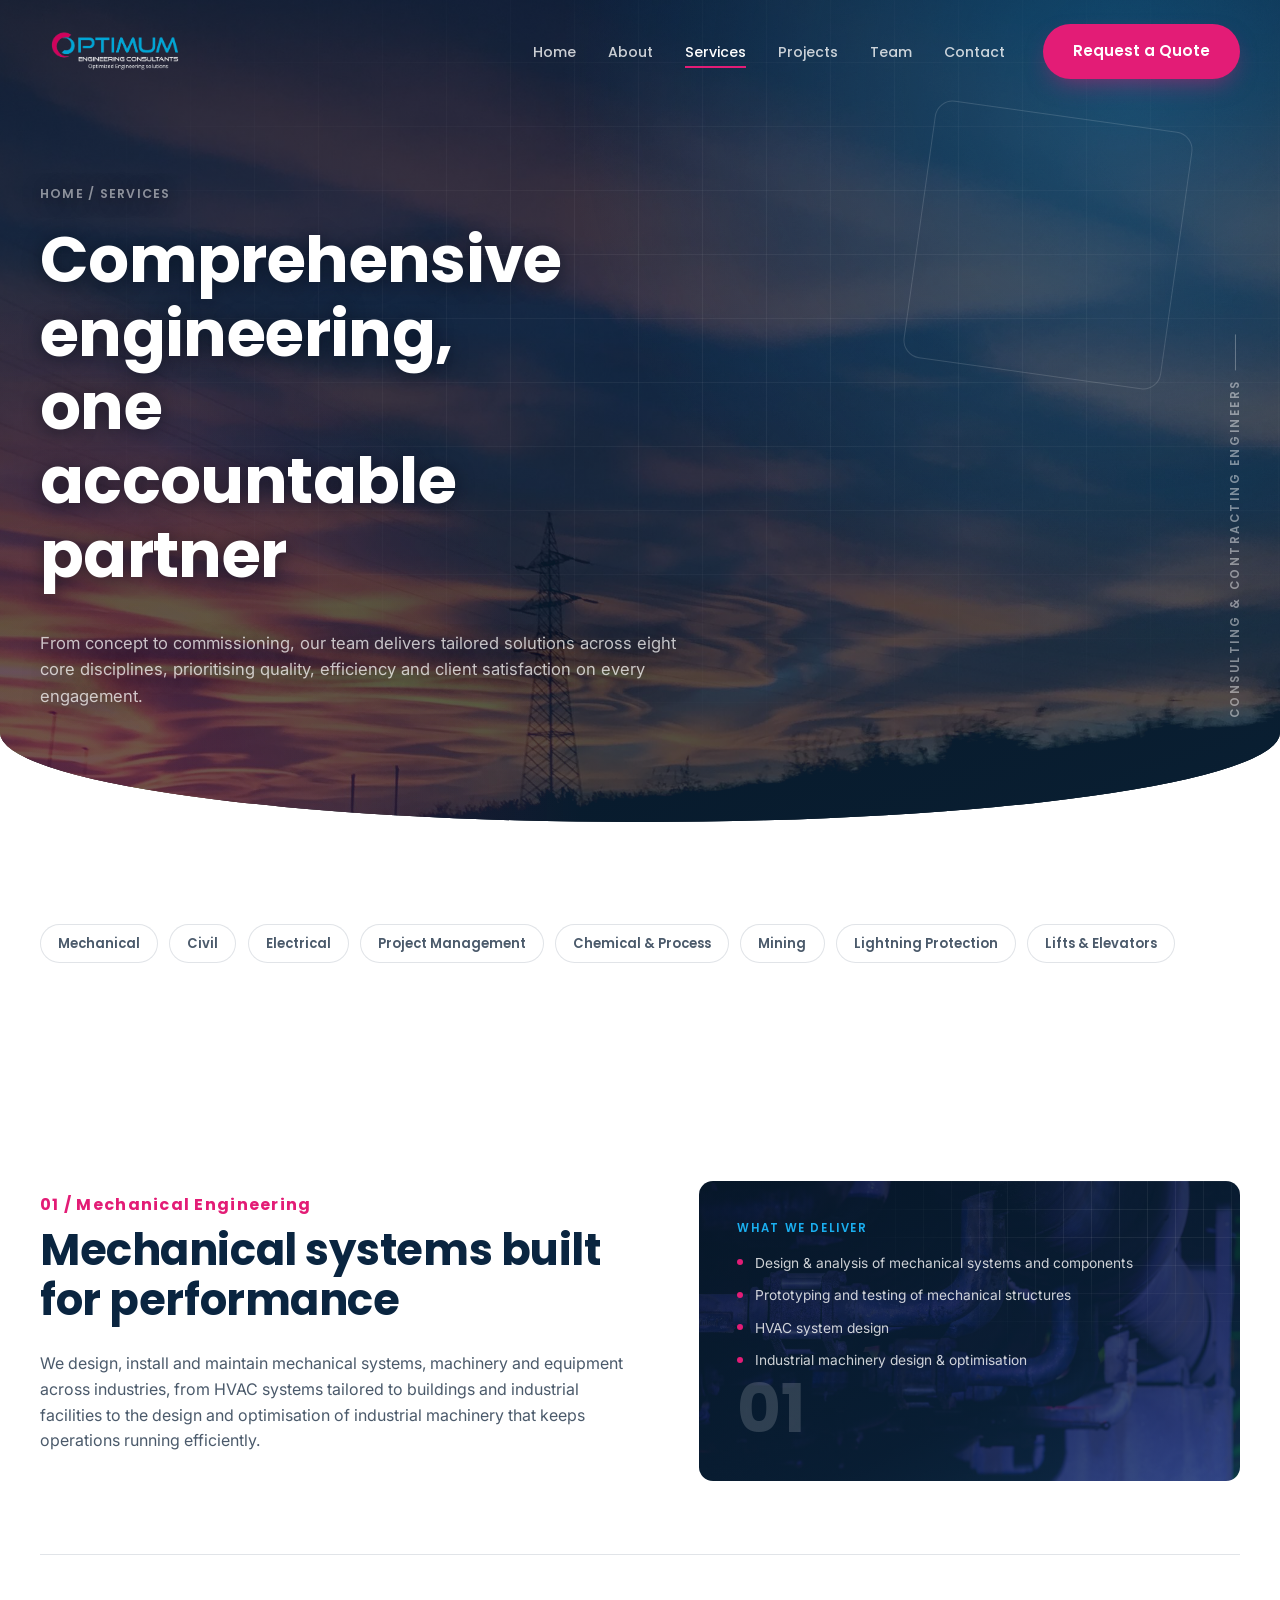
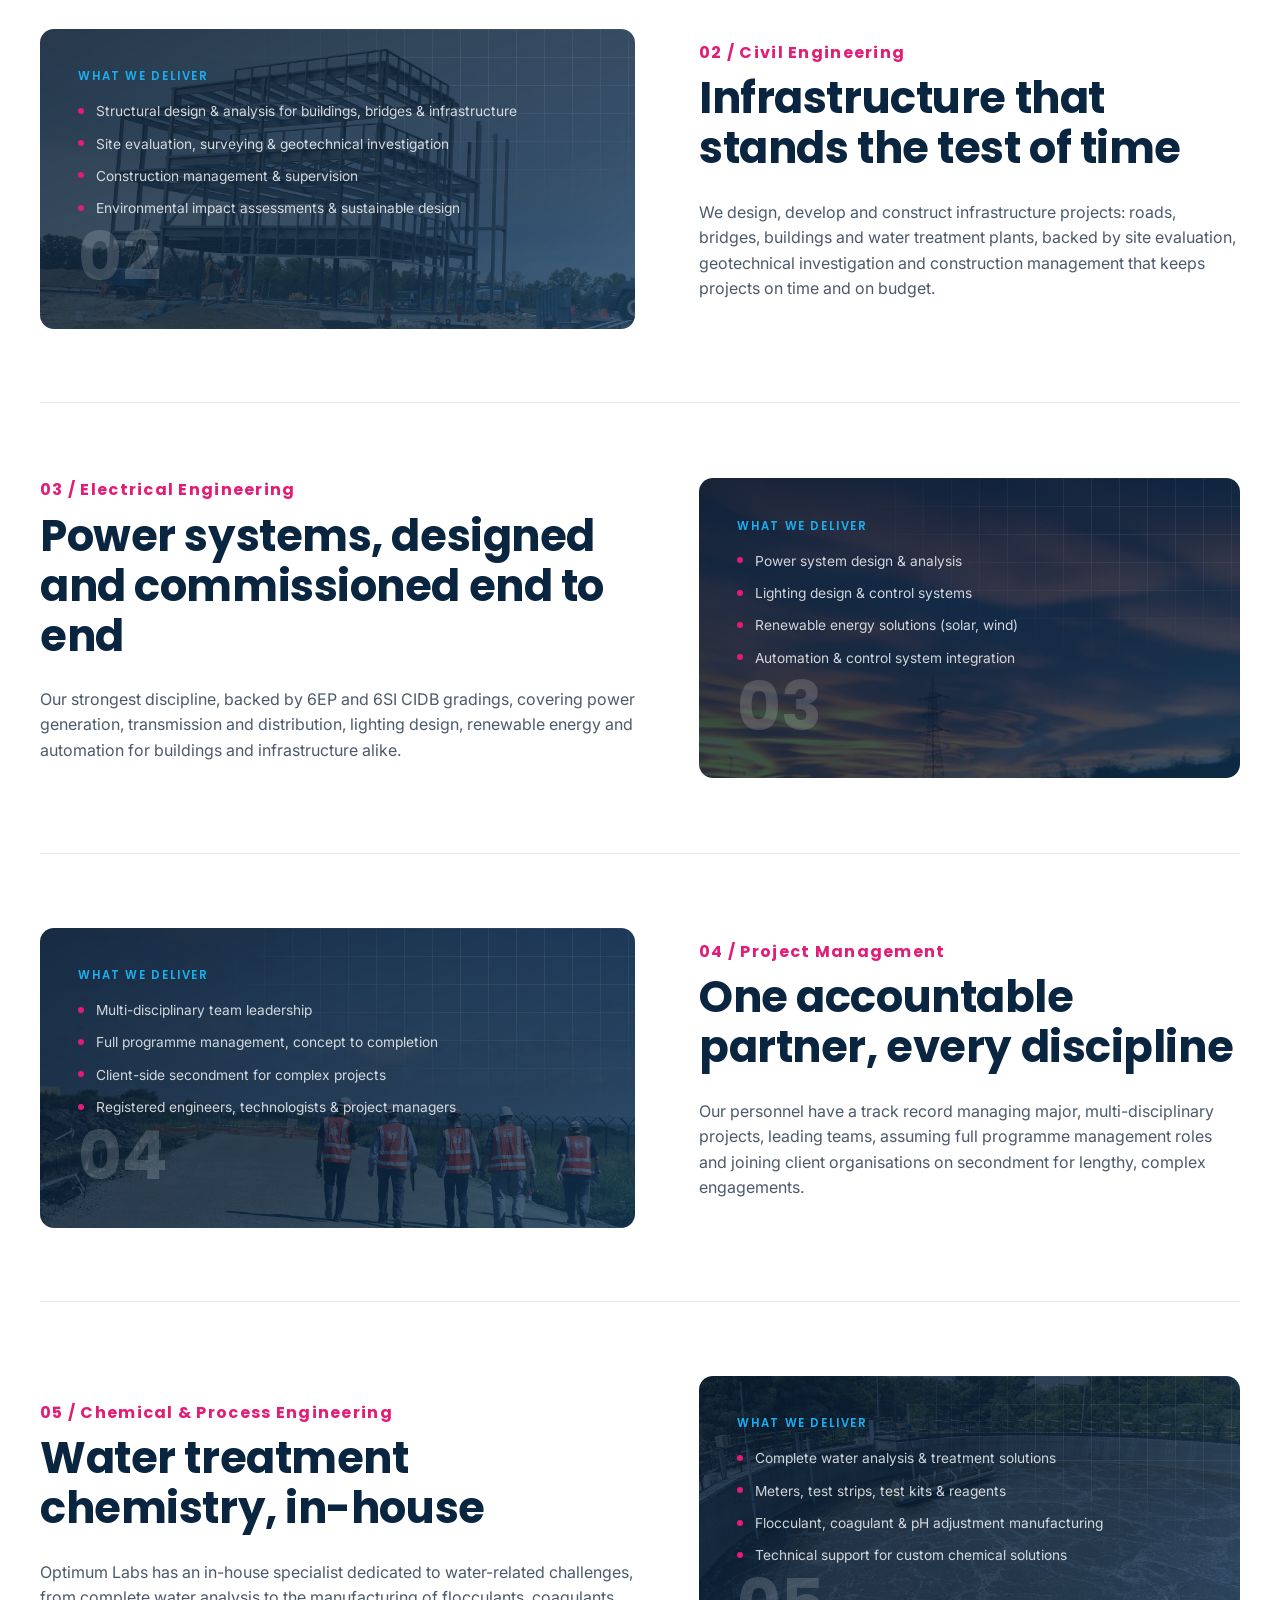
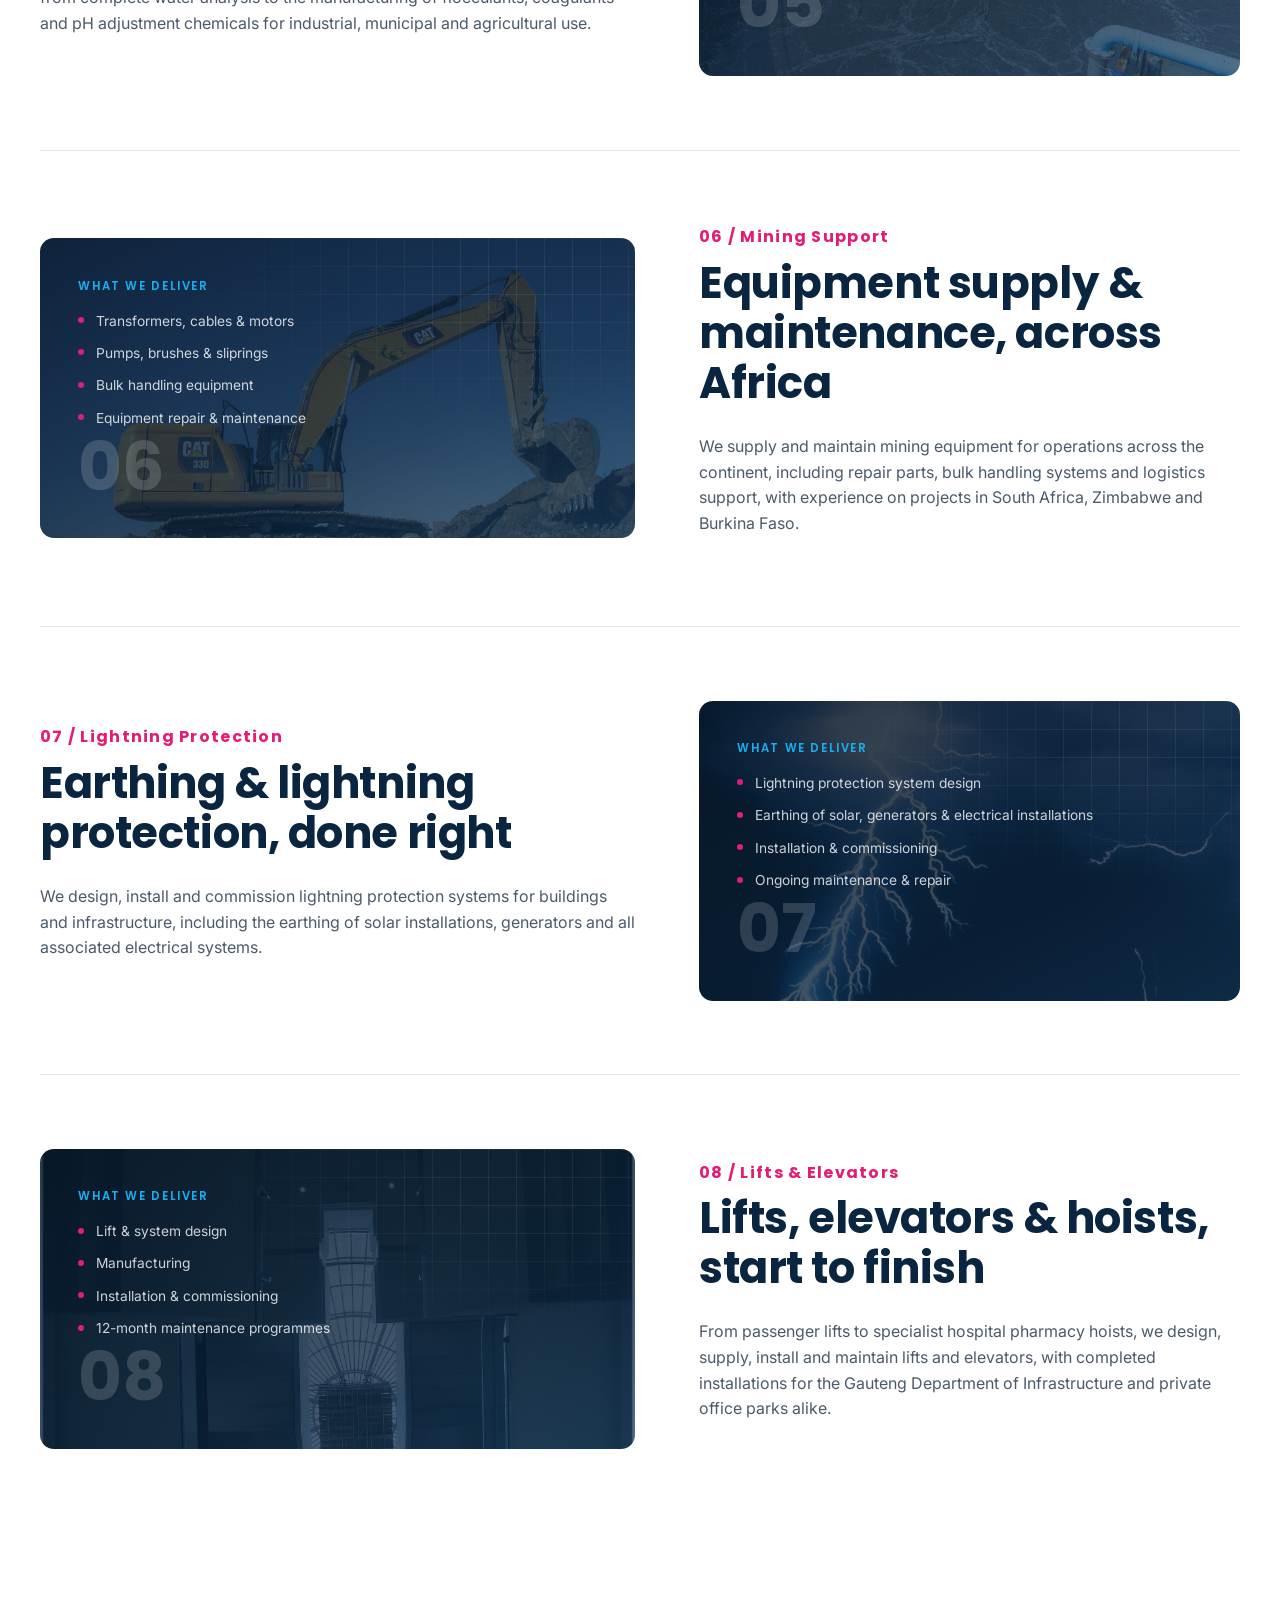
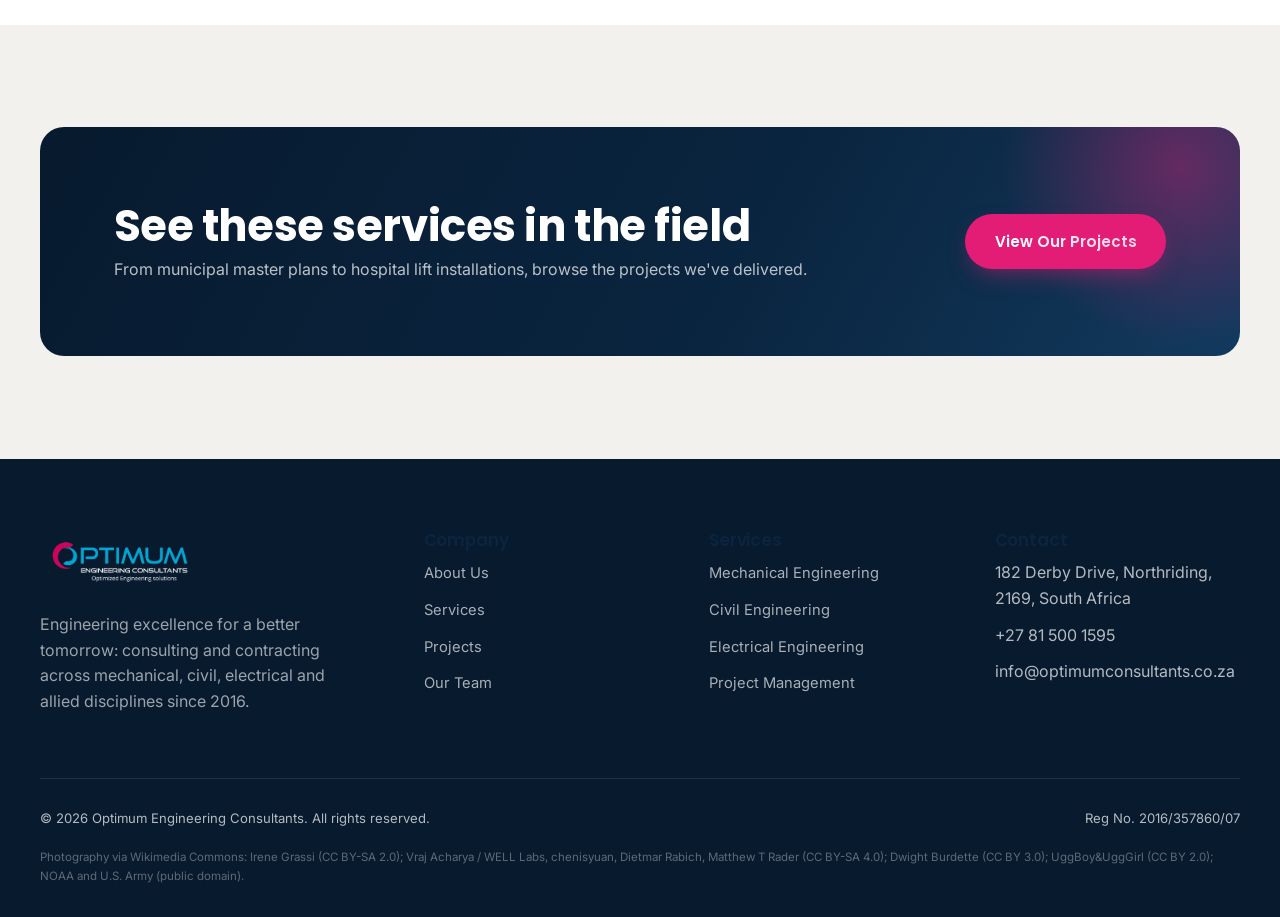
<file: services.html>
<!doctype html>
<html lang="en">
<head>
<meta charset="UTF-8">
<meta name="viewport" content="width=device-width, initial-scale=1.0">
<title>Services | Optimum Engineering Consultants</title>
<meta name="description" content="Mechanical, civil, electrical, chemical, mining, lightning protection, lifts and project management: the full range of engineering services from Optimum Engineering Consultants.">
<link rel="preconnect" href="https://fonts.googleapis.com">
<link rel="preconnect" href="https://fonts.gstatic.com" crossorigin>
<link href="https://fonts.googleapis.com/css2?family=Inter:wght@400;500;600;700&family=Poppins:wght@500;600;700&display=swap" rel="stylesheet">
<link rel="stylesheet" href="assets/css/base.css">
<link rel="stylesheet" href="assets/css/components.css">
<link rel="stylesheet" href="assets/css/animations.css">
</head>
<body>
<div class="page-transition" aria-hidden="true"><div class="page-transition__logo-wrap"><img class="page-transition__logo" src="assets/img/logo-icon.png" alt=""></div></div>

<header class="site-header">
  <div class="container">
    <a href="index.html" class="brand">
      <img src="assets/img/logo.png" alt="Optimum Engineering Consultants" class="brand__logo">
    </a>
    <nav class="nav">
      <ul class="nav__links">
        <li><a href="index.html">Home</a></li>
        <li><a href="about.html">About</a></li>
        <li><a href="services.html">Services</a></li>
        <li><a href="projects.html">Projects</a></li>
        <li><a href="team.html">Team</a></li>
        <li><a href="contact.html">Contact</a></li>
      </ul>
      <a href="contact.html" class="btn btn--primary">Request a Quote</a>
    </nav>
    <button class="nav__toggle" aria-label="Toggle navigation" aria-expanded="false"><span></span></button>
  </div>
</header>

<main>

  <section class="page-hero">
    <div class="page-hero__photo" aria-hidden="true"></div>
    <div class="page-hero__bg" aria-hidden="true"></div>
    <div class="hero__grid" aria-hidden="true"></div>
    <div class="hero__panel hero__panel--a" aria-hidden="true"></div>
    <span class="hero__tag" aria-hidden="true">Consulting &amp; Contracting Engineers</span>
    <div class="container">
      <div class="page-hero__crumb"><a href="index.html">Home</a> / Services</div>
      <h1>Comprehensive engineering, one accountable partner</h1>
      <p class="lede">From concept to commissioning, our team delivers tailored solutions across eight core disciplines, prioritising quality, efficiency and client satisfaction on every engagement.</p>
    </div>
  </section>

  <section class="section" style="padding-bottom:0;">
    <div class="container">
      <div class="filter-bar" data-reveal>
        <a href="#mechanical" class="filter-btn">Mechanical</a>
        <a href="#civil" class="filter-btn">Civil</a>
        <a href="#electrical" class="filter-btn">Electrical</a>
        <a href="#project-management" class="filter-btn">Project Management</a>
        <a href="#chemical" class="filter-btn">Chemical &amp; Process</a>
        <a href="#mining" class="filter-btn">Mining</a>
        <a href="#lightning" class="filter-btn">Lightning Protection</a>
        <a href="#lifts" class="filter-btn">Lifts &amp; Elevators</a>
      </div>
    </div>
  </section>

  <section class="section">
    <div class="container">

      <div class="service-row" id="mechanical" data-reveal>
        <div class="service-row__text">
          <span class="service-row__index">01 / Mechanical Engineering</span>
          <h2>Mechanical systems built for performance</h2>
          <p>We design, install and maintain mechanical systems, machinery and equipment across industries, from HVAC systems tailored to buildings and industrial facilities to the design and optimisation of industrial machinery that keeps operations running efficiently.</p>
        </div>
        <div class="service-row__visual service-visual" style="--card-photo:url('../img/cards/mechanical.jpg');">
          <div>
            <div class="service-visual__label">What we deliver</div>
            <div class="service-visual__caps">
              <div class="service-visual__cap">Design &amp; analysis of mechanical systems and components</div>
              <div class="service-visual__cap">Prototyping and testing of mechanical structures</div>
              <div class="service-visual__cap">HVAC system design</div>
              <div class="service-visual__cap">Industrial machinery design &amp; optimisation</div>
            </div>
          </div>
          <div class="service-visual__index">01</div>
        </div>
      </div>

      <div class="service-row service-row--reverse" id="civil" data-reveal>
        <div class="service-row__text">
          <span class="service-row__index">02 / Civil Engineering</span>
          <h2>Infrastructure that stands the test of time</h2>
          <p>We design, develop and construct infrastructure projects: roads, bridges, buildings and water treatment plants, backed by site evaluation, geotechnical investigation and construction management that keeps projects on time and on budget.</p>
        </div>
        <div class="service-row__visual service-visual" style="--card-photo:url('../img/cards/building.jpg');">
          <div>
            <div class="service-visual__label">What we deliver</div>
            <div class="service-visual__caps">
              <div class="service-visual__cap">Structural design &amp; analysis for buildings, bridges &amp; infrastructure</div>
              <div class="service-visual__cap">Site evaluation, surveying &amp; geotechnical investigation</div>
              <div class="service-visual__cap">Construction management &amp; supervision</div>
              <div class="service-visual__cap">Environmental impact assessments &amp; sustainable design</div>
            </div>
          </div>
          <div class="service-visual__index">02</div>
        </div>
      </div>

      <div class="service-row" id="electrical" data-reveal>
        <div class="service-row__text">
          <span class="service-row__index">03 / Electrical Engineering</span>
          <h2>Power systems, designed and commissioned end to end</h2>
          <p>Our strongest discipline, backed by 6EP and 6SI CIDB gradings, covering power generation, transmission and distribution, lighting design, renewable energy and automation for buildings and infrastructure alike.</p>
        </div>
        <div class="service-row__visual service-visual" style="--card-photo:url('../img/hero-pylon.jpg');">
          <div>
            <div class="service-visual__label">What we deliver</div>
            <div class="service-visual__caps">
              <div class="service-visual__cap">Power system design &amp; analysis</div>
              <div class="service-visual__cap">Lighting design &amp; control systems</div>
              <div class="service-visual__cap">Renewable energy solutions (solar, wind)</div>
              <div class="service-visual__cap">Automation &amp; control system integration</div>
            </div>
          </div>
          <div class="service-visual__index">03</div>
        </div>
      </div>

      <div class="service-row service-row--reverse" id="project-management" data-reveal>
        <div class="service-row__text">
          <span class="service-row__index">04 / Project Management</span>
          <h2>One accountable partner, every discipline</h2>
          <p>Our personnel have a track record managing major, multi-disciplinary projects, leading teams, assuming full programme management roles and joining client organisations on secondment for lengthy, complex engagements.</p>
        </div>
        <div class="service-row__visual service-visual" style="--card-photo:url('../img/cards/pm.jpg');">
          <div>
            <div class="service-visual__label">What we deliver</div>
            <div class="service-visual__caps">
              <div class="service-visual__cap">Multi-disciplinary team leadership</div>
              <div class="service-visual__cap">Full programme management, concept to completion</div>
              <div class="service-visual__cap">Client-side secondment for complex projects</div>
              <div class="service-visual__cap">Registered engineers, technologists &amp; project managers</div>
            </div>
          </div>
          <div class="service-visual__index">04</div>
        </div>
      </div>

      <div class="service-row" id="chemical" data-reveal>
        <div class="service-row__text">
          <span class="service-row__index">05 / Chemical &amp; Process Engineering</span>
          <h2>Water treatment chemistry, in-house</h2>
          <p>Optimum Labs has an in-house specialist dedicated to water-related challenges, from complete water analysis to the manufacturing of flocculants, coagulants and pH adjustment chemicals for industrial, municipal and agricultural use.</p>
        </div>
        <div class="service-row__visual service-visual" style="--card-photo:url('../img/cards/water.jpg');">
          <div>
            <div class="service-visual__label">What we deliver</div>
            <div class="service-visual__caps">
              <div class="service-visual__cap">Complete water analysis &amp; treatment solutions</div>
              <div class="service-visual__cap">Meters, test strips, test kits &amp; reagents</div>
              <div class="service-visual__cap">Flocculant, coagulant &amp; pH adjustment manufacturing</div>
              <div class="service-visual__cap">Technical support for custom chemical solutions</div>
            </div>
          </div>
          <div class="service-visual__index">05</div>
        </div>
      </div>

      <div class="service-row service-row--reverse" id="mining" data-reveal>
        <div class="service-row__text">
          <span class="service-row__index">06 / Mining Support</span>
          <h2>Equipment supply &amp; maintenance, across Africa</h2>
          <p>We supply and maintain mining equipment for operations across the continent, including repair parts, bulk handling systems and logistics support, with experience on projects in South Africa, Zimbabwe and Burkina Faso.</p>
        </div>
        <div class="service-row__visual service-visual" style="--card-photo:url('../img/cards/mining.jpg');">
          <div>
            <div class="service-visual__label">What we deliver</div>
            <div class="service-visual__caps">
              <div class="service-visual__cap">Transformers, cables &amp; motors</div>
              <div class="service-visual__cap">Pumps, brushes &amp; sliprings</div>
              <div class="service-visual__cap">Bulk handling equipment</div>
              <div class="service-visual__cap">Equipment repair &amp; maintenance</div>
            </div>
          </div>
          <div class="service-visual__index">06</div>
        </div>
      </div>

      <div class="service-row" id="lightning" data-reveal>
        <div class="service-row__text">
          <span class="service-row__index">07 / Lightning Protection</span>
          <h2>Earthing &amp; lightning protection, done right</h2>
          <p>We design, install and commission lightning protection systems for buildings and infrastructure, including the earthing of solar installations, generators and all associated electrical systems.</p>
        </div>
        <div class="service-row__visual service-visual" style="--card-photo:url('../img/cards/lightning.jpg');">
          <div>
            <div class="service-visual__label">What we deliver</div>
            <div class="service-visual__caps">
              <div class="service-visual__cap">Lightning protection system design</div>
              <div class="service-visual__cap">Earthing of solar, generators &amp; electrical installations</div>
              <div class="service-visual__cap">Installation &amp; commissioning</div>
              <div class="service-visual__cap">Ongoing maintenance &amp; repair</div>
            </div>
          </div>
          <div class="service-visual__index">07</div>
        </div>
      </div>

      <div class="service-row service-row--reverse" id="lifts" data-reveal>
        <div class="service-row__text">
          <span class="service-row__index">08 / Lifts &amp; Elevators</span>
          <h2>Lifts, elevators &amp; hoists, start to finish</h2>
          <p>From passenger lifts to specialist hospital pharmacy hoists, we design, supply, install and maintain lifts and elevators, with completed installations for the Gauteng Department of Infrastructure and private office parks alike.</p>
        </div>
        <div class="service-row__visual service-visual" style="--card-photo:url('../img/cards/lift.jpg');">
          <div>
            <div class="service-visual__label">What we deliver</div>
            <div class="service-visual__caps">
              <div class="service-visual__cap">Lift &amp; system design</div>
              <div class="service-visual__cap">Manufacturing</div>
              <div class="service-visual__cap">Installation &amp; commissioning</div>
              <div class="service-visual__cap">12-month maintenance programmes</div>
            </div>
          </div>
          <div class="service-visual__index">08</div>
        </div>
      </div>

    </div>
  </section>

  <section class="section section--mist">
    <div class="container">
      <div class="cta-banner" data-reveal>
        <div>
          <h2>See these services in the field</h2>
          <p>From municipal master plans to hospital lift installations, browse the projects we've delivered.</p>
        </div>
        <a href="projects.html" class="btn btn--primary">View Our Projects</a>
      </div>
    </div>
  </section>

</main>

<footer class="site-footer">
  <div class="container">
    <div class="footer__top">
      <div class="footer__about">
        <a href="index.html" class="brand" style="margin-bottom:1.2rem;">
          <img src="assets/img/logo.png" alt="Optimum Engineering Consultants" class="brand__logo">
        </a>
        <p>Engineering excellence for a better tomorrow: consulting and contracting across mechanical, civil, electrical and allied disciplines since 2016.</p>
      </div>
      <div>
        <h4>Company</h4>
        <ul class="footer__links">
          <li><a href="about.html">About Us</a></li>
          <li><a href="services.html">Services</a></li>
          <li><a href="projects.html">Projects</a></li>
          <li><a href="team.html">Our Team</a></li>
        </ul>
      </div>
      <div>
        <h4>Services</h4>
        <ul class="footer__links">
          <li><a href="services.html#mechanical">Mechanical Engineering</a></li>
          <li><a href="services.html#civil">Civil Engineering</a></li>
          <li><a href="services.html#electrical">Electrical Engineering</a></li>
          <li><a href="services.html#project-management">Project Management</a></li>
        </ul>
      </div>
      <div>
        <h4>Contact</h4>
        <ul class="footer__links">
          <li>182 Derby Drive, Northriding, 2169, South Africa</li>
          <li>+27 81 500 1595</li>
          <li>info@optimumconsultants.co.za</li>
        </ul>
      </div>
    </div>
    <div class="footer__bottom">
      <span>&copy; 2026 Optimum Engineering Consultants. All rights reserved.</span>
      <span>Reg No. 2016/357860/07</span>
    </div>
    <p style="margin:1.2rem 0 0;font-size:.72rem;color:rgba(255,255,255,.35);">Photography via Wikimedia Commons: Irene Grassi (CC BY-SA 2.0); Vraj Acharya / WELL Labs, chenisyuan, Dietmar Rabich, Matthew T Rader (CC BY-SA 4.0); Dwight Burdette (CC BY 3.0); UggBoy&amp;UggGirl (CC BY 2.0); NOAA and U.S. Army (public domain).</p>
  </div>
</footer>

<div class="mobile-cta-bar">
  <a href="contact.html" class="btn btn--primary">Request a Quote</a>
</div>

<script src="assets/js/main.js"></script>
</body>
</html>
</file>
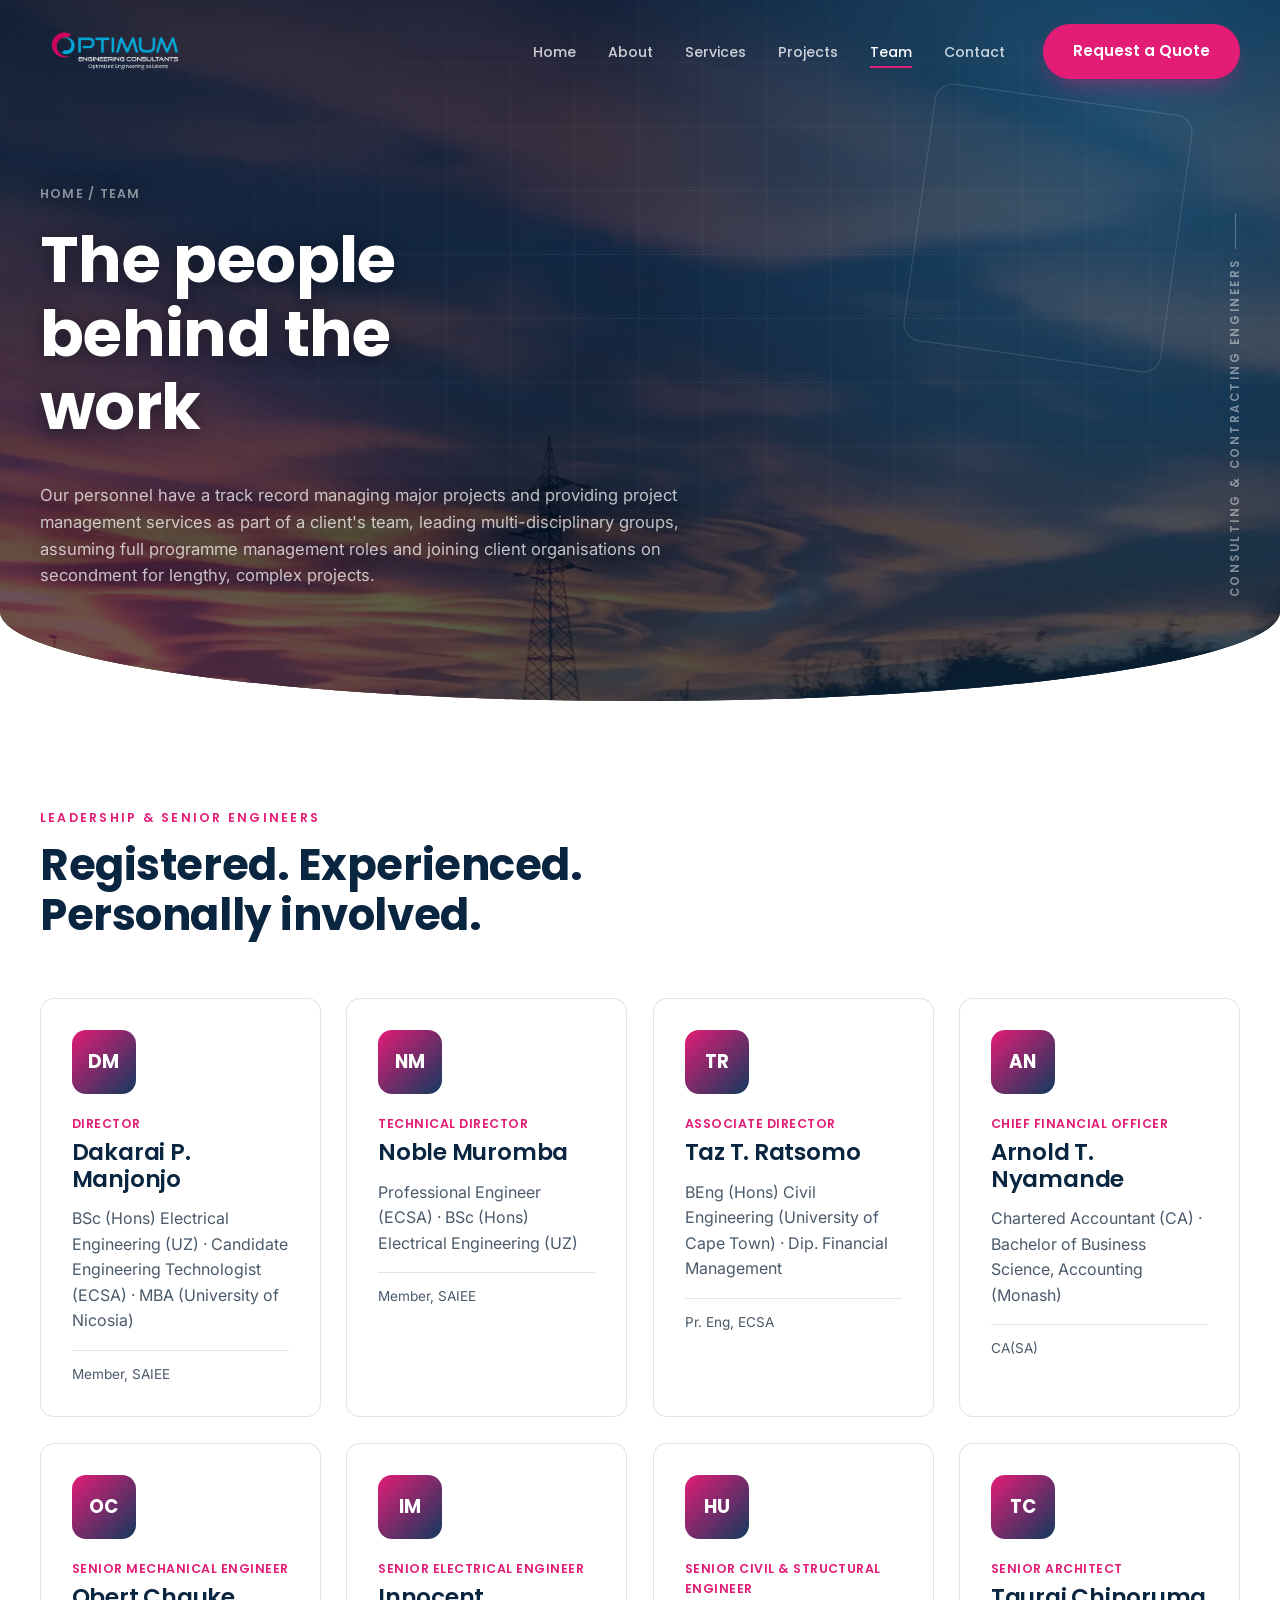
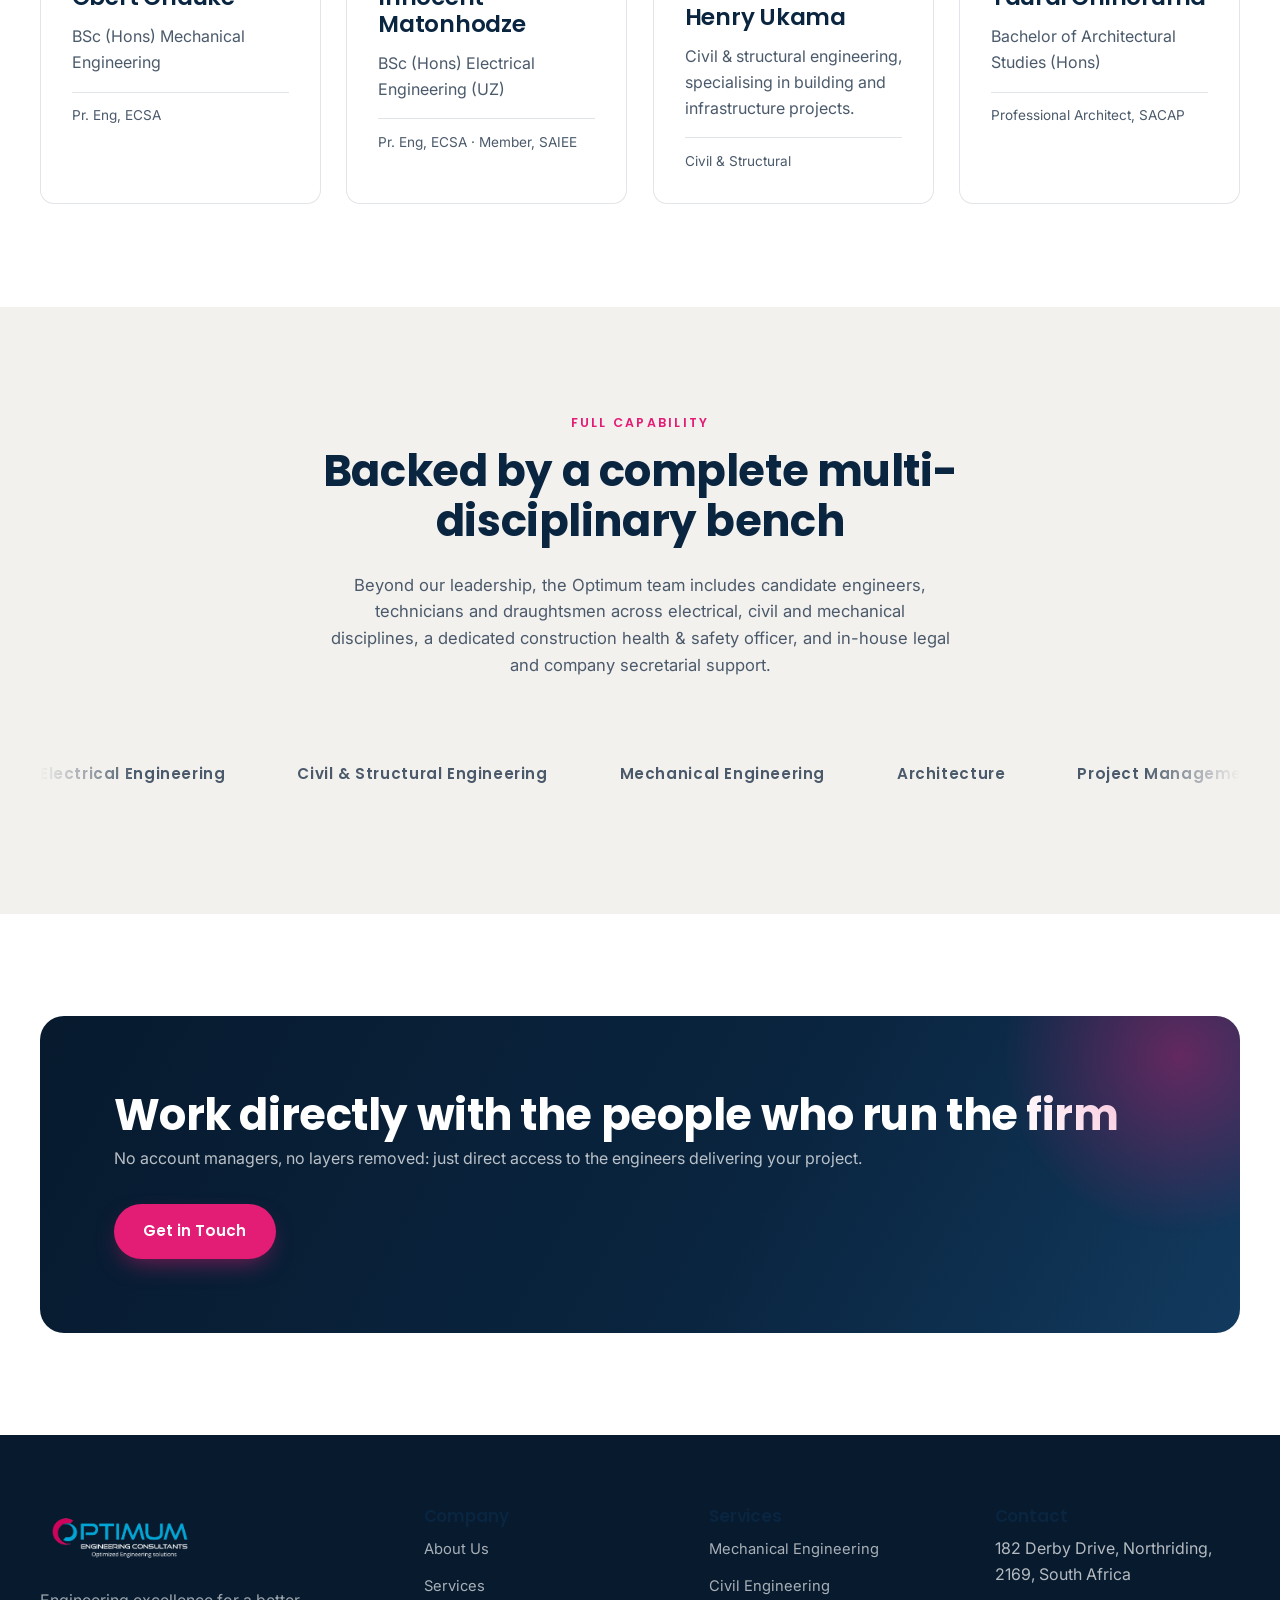
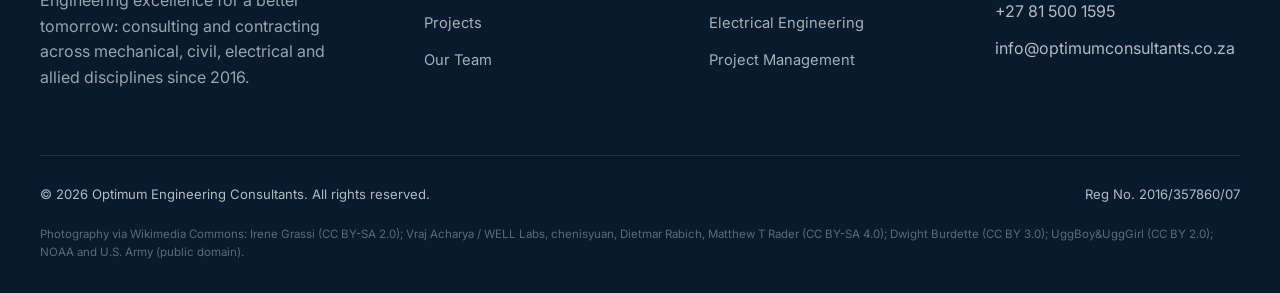
<file: team.html>
<!doctype html>
<html lang="en">
<head>
<meta charset="UTF-8">
<meta name="viewport" content="width=device-width, initial-scale=1.0">
<title>Our Team | Optimum Engineering Consultants</title>
<meta name="description" content="Registered professional engineers, technologists and project managers leading Optimum Engineering Consultants, personally involved on every project.">
<link rel="preconnect" href="https://fonts.googleapis.com">
<link rel="preconnect" href="https://fonts.gstatic.com" crossorigin>
<link href="https://fonts.googleapis.com/css2?family=Inter:wght@400;500;600;700&family=Poppins:wght@500;600;700&display=swap" rel="stylesheet">
<link rel="stylesheet" href="assets/css/base.css">
<link rel="stylesheet" href="assets/css/components.css">
<link rel="stylesheet" href="assets/css/animations.css">
</head>
<body>
<div class="page-transition" aria-hidden="true"><div class="page-transition__logo-wrap"><img class="page-transition__logo" src="assets/img/logo-icon.png" alt=""></div></div>

<header class="site-header">
  <div class="container">
    <a href="index.html" class="brand">
      <img src="assets/img/logo.png" alt="Optimum Engineering Consultants" class="brand__logo">
    </a>
    <nav class="nav">
      <ul class="nav__links">
        <li><a href="index.html">Home</a></li>
        <li><a href="about.html">About</a></li>
        <li><a href="services.html">Services</a></li>
        <li><a href="projects.html">Projects</a></li>
        <li><a href="team.html">Team</a></li>
        <li><a href="contact.html">Contact</a></li>
      </ul>
      <a href="contact.html" class="btn btn--primary">Request a Quote</a>
    </nav>
    <button class="nav__toggle" aria-label="Toggle navigation" aria-expanded="false"><span></span></button>
  </div>
</header>

<main>

  <section class="page-hero">
    <div class="page-hero__photo" aria-hidden="true"></div>
    <div class="page-hero__bg" aria-hidden="true"></div>
    <div class="hero__grid" aria-hidden="true"></div>
    <div class="hero__panel hero__panel--a" aria-hidden="true"></div>
    <span class="hero__tag" aria-hidden="true">Consulting &amp; Contracting Engineers</span>
    <div class="container">
      <div class="page-hero__crumb"><a href="index.html">Home</a> / Team</div>
      <h1>The people behind the work</h1>
      <p class="lede">Our personnel have a track record managing major projects and providing project management services as part of a client's team, leading multi-disciplinary groups, assuming full programme management roles and joining client organisations on secondment for lengthy, complex projects.</p>
    </div>
  </section>

  <section class="section">
    <div class="container">
      <div class="section-head">
        <span class="eyebrow">Leadership &amp; Senior Engineers</span>
        <h2>Registered. Experienced. Personally involved.</h2>
      </div>
      <div class="grid grid--4" data-reveal-group>

        <article class="card team-card">
          <div class="team-card__avatar">DM</div>
          <div class="team-card__role">Director</div>
          <h3>Dakarai P. Manjonjo</h3>
          <p>BSc (Hons) Electrical Engineering (UZ) &middot; Candidate Engineering Technologist (ECSA) &middot; MBA (University of Nicosia)</p>
          <div class="team-card__creds">Member, SAIEE</div>
        </article>

        <article class="card team-card">
          <div class="team-card__avatar">NM</div>
          <div class="team-card__role">Technical Director</div>
          <h3>Noble Muromba</h3>
          <p>Professional Engineer (ECSA) &middot; BSc (Hons) Electrical Engineering (UZ)</p>
          <div class="team-card__creds">Member, SAIEE</div>
        </article>

        <article class="card team-card">
          <div class="team-card__avatar">TR</div>
          <div class="team-card__role">Associate Director</div>
          <h3>Taz T. Ratsomo</h3>
          <p>BEng (Hons) Civil Engineering (University of Cape Town) &middot; Dip. Financial Management</p>
          <div class="team-card__creds">Pr. Eng, ECSA</div>
        </article>

        <article class="card team-card">
          <div class="team-card__avatar">AN</div>
          <div class="team-card__role">Chief Financial Officer</div>
          <h3>Arnold T. Nyamande</h3>
          <p>Chartered Accountant (CA) &middot; Bachelor of Business Science, Accounting (Monash)</p>
          <div class="team-card__creds">CA(SA)</div>
        </article>

        <article class="card team-card">
          <div class="team-card__avatar">OC</div>
          <div class="team-card__role">Senior Mechanical Engineer</div>
          <h3>Obert Chauke</h3>
          <p>BSc (Hons) Mechanical Engineering</p>
          <div class="team-card__creds">Pr. Eng, ECSA</div>
        </article>

        <article class="card team-card">
          <div class="team-card__avatar">IM</div>
          <div class="team-card__role">Senior Electrical Engineer</div>
          <h3>Innocent Matonhodze</h3>
          <p>BSc (Hons) Electrical Engineering (UZ)</p>
          <div class="team-card__creds">Pr. Eng, ECSA &middot; Member, SAIEE</div>
        </article>

        <article class="card team-card">
          <div class="team-card__avatar">HU</div>
          <div class="team-card__role">Senior Civil &amp; Structural Engineer</div>
          <h3>Henry Ukama</h3>
          <p>Civil &amp; structural engineering, specialising in building and infrastructure projects.</p>
          <div class="team-card__creds">Civil &amp; Structural</div>
        </article>

        <article class="card team-card">
          <div class="team-card__avatar">TC</div>
          <div class="team-card__role">Senior Architect</div>
          <h3>Taurai Chinoruma</h3>
          <p>Bachelor of Architectural Studies (Hons)</p>
          <div class="team-card__creds">Professional Architect, SACAP</div>
        </article>

      </div>
    </div>
  </section>

  <section class="section section--mist">
    <div class="container">
      <div class="section-head text-center">
        <span class="eyebrow">Full Capability</span>
        <h2>Backed by a complete multi-disciplinary bench</h2>
        <p class="lede mx-auto">Beyond our leadership, the Optimum team includes candidate engineers, technicians and draughtsmen across electrical, civil and mechanical disciplines, a dedicated construction health &amp; safety officer, and in-house legal and company secretarial support.</p>
      </div>
      <div class="stripe">
        <div class="stripe__track">
          <span class="stripe__item">Electrical Engineering</span>
          <span class="stripe__item">Civil &amp; Structural Engineering</span>
          <span class="stripe__item">Mechanical Engineering</span>
          <span class="stripe__item">Architecture</span>
          <span class="stripe__item">Project Management</span>
          <span class="stripe__item">Health &amp; Safety (SACPCMP)</span>
          <span class="stripe__item">Finance &amp; Company Secretariat</span>
          <span class="stripe__item">Electrical Engineering</span>
          <span class="stripe__item">Civil &amp; Structural Engineering</span>
          <span class="stripe__item">Mechanical Engineering</span>
          <span class="stripe__item">Architecture</span>
          <span class="stripe__item">Project Management</span>
          <span class="stripe__item">Health &amp; Safety (SACPCMP)</span>
          <span class="stripe__item">Finance &amp; Company Secretariat</span>
        </div>
      </div>
    </div>
  </section>

  <section class="section">
    <div class="container">
      <div class="cta-banner" data-reveal>
        <div>
          <h2>Work directly with the people who run the firm</h2>
          <p>No account managers, no layers removed: just direct access to the engineers delivering your project.</p>
        </div>
        <a href="contact.html" class="btn btn--primary">Get in Touch</a>
      </div>
    </div>
  </section>

</main>

<footer class="site-footer">
  <div class="container">
    <div class="footer__top">
      <div class="footer__about">
        <a href="index.html" class="brand" style="margin-bottom:1.2rem;">
          <img src="assets/img/logo.png" alt="Optimum Engineering Consultants" class="brand__logo">
        </a>
        <p>Engineering excellence for a better tomorrow: consulting and contracting across mechanical, civil, electrical and allied disciplines since 2016.</p>
      </div>
      <div>
        <h4>Company</h4>
        <ul class="footer__links">
          <li><a href="about.html">About Us</a></li>
          <li><a href="services.html">Services</a></li>
          <li><a href="projects.html">Projects</a></li>
          <li><a href="team.html">Our Team</a></li>
        </ul>
      </div>
      <div>
        <h4>Services</h4>
        <ul class="footer__links">
          <li><a href="services.html#mechanical">Mechanical Engineering</a></li>
          <li><a href="services.html#civil">Civil Engineering</a></li>
          <li><a href="services.html#electrical">Electrical Engineering</a></li>
          <li><a href="services.html#project-management">Project Management</a></li>
        </ul>
      </div>
      <div>
        <h4>Contact</h4>
        <ul class="footer__links">
          <li>182 Derby Drive, Northriding, 2169, South Africa</li>
          <li>+27 81 500 1595</li>
          <li>info@optimumconsultants.co.za</li>
        </ul>
      </div>
    </div>
    <div class="footer__bottom">
      <span>&copy; 2026 Optimum Engineering Consultants. All rights reserved.</span>
      <span>Reg No. 2016/357860/07</span>
    </div>
    <p style="margin:1.2rem 0 0;font-size:.72rem;color:rgba(255,255,255,.35);">Photography via Wikimedia Commons: Irene Grassi (CC BY-SA 2.0); Vraj Acharya / WELL Labs, chenisyuan, Dietmar Rabich, Matthew T Rader (CC BY-SA 4.0); Dwight Burdette (CC BY 3.0); UggBoy&amp;UggGirl (CC BY 2.0); NOAA and U.S. Army (public domain).</p>
  </div>
</footer>

<div class="mobile-cta-bar">
  <a href="contact.html" class="btn btn--primary">Request a Quote</a>
</div>

<script src="assets/js/main.js"></script>
</body>
</html>
</file>
<file: assets/css/base.css>
:root{
  --pink: #E31C76;
  --pink-dark: #B8125D;
  --navy: #0A2540;
  --navy-deep: #071A2E;
  --navy-soft: #123A5E;
  --cyan: #1AAEEF;
  --ink: #16222F;
  --ink-soft: #4B5A6B;
  --paper: #FFFFFF;
  --mist: #F3F1EE;
  --mist-dark: #E8E5E0;
  --line: rgba(10,37,64,.12);

  --font-head: 'Poppins', 'Segoe UI', sans-serif;
  --font-body: 'Inter', 'Segoe UI', sans-serif;

  --container: 1200px;
  --gap: clamp(1.25rem, 2vw, 2rem);
  --radius: 14px;

  --ease: cubic-bezier(.22,.9,.3,1);
}

*, *::before, *::after{ box-sizing: border-box; }

html{ scroll-behavior: smooth; }

body{
  margin: 0;
  font-family: var(--font-body);
  color: var(--ink);
  background: var(--paper);
  line-height: 1.6;
  -webkit-font-smoothing: antialiased;
  overflow-x: hidden;
  overflow-wrap: break-word;
}

img{ max-width: 100%; display: block; }

a{ color: inherit; text-decoration: none; }

ul{ margin: 0; padding: 0; list-style: none; }

h1, h2, h3, h4{
  font-family: var(--font-head);
  color: var(--navy);
  line-height: 1.15;
  margin: 0 0 .6em;
  letter-spacing: -0.01em;
  overflow-wrap: normal;
}

h1{ font-weight: 700; font-size: clamp(2.4rem, 5vw, 4.2rem); }
h2{ font-weight: 700; font-size: clamp(1.9rem, 3.4vw, 2.8rem); }
h3{ font-weight: 600; font-size: clamp(1.2rem, 1.8vw, 1.5rem); }
h4{ font-weight: 600; font-size: 1.05rem; }

p{ margin: 0 0 1em; color: var(--ink-soft); }

.container{
  width: min(100% - 2.5rem, var(--container));
  margin-inline: auto;
}

.section{
  padding: clamp(4rem, 8vw, 7rem) 0;
  position: relative;
}

.section--navy{
  background: var(--navy);
  color: #fff;
}
.section--navy p{ color: rgba(255,255,255,.72); }
.section--navy h2, .section--navy h3, .section--navy h4{ color: #fff; }

.section--mist{ background: var(--mist); }

.eyebrow{
  display: inline-flex;
  align-items: center;
  gap: .6em;
  font-family: var(--font-head);
  font-weight: 600;
  font-size: .78rem;
  letter-spacing: .18em;
  text-transform: uppercase;
  color: var(--pink);
  margin-bottom: 1em;
}
.lede{
  font-size: clamp(1.02rem, 1.3vw, 1.18rem);
  max-width: 62ch;
}

.text-center{ text-align: center; }
.mx-auto{ margin-inline: auto; }

.visually-hidden{
  position: absolute !important;
  width: 1px; height: 1px;
  overflow: hidden;
  clip: rect(0 0 0 0);
  white-space: nowrap;
}

@media (max-width: 760px){
  .section{ padding: 3.2rem 0; }
}

@media (max-width: 640px){
  .container{ width: min(100% - 1.75rem, var(--container)); }

  h1{ font-size: 1.9rem; letter-spacing: -0.015em; }
  h2{ font-size: 1.5rem; }
  h3{ font-size: 1.02rem; }
  h4{ font-size: .92rem; }
  body{ font-size: .93rem; }
  p{ font-size: .93rem; }
  .lede{ font-size: .96rem; }

  .eyebrow{ font-size: .68rem; margin-bottom: .8em; }

  .section{ padding: 2.4rem 0; }
  .section-head{ margin-bottom: 1.8rem; }
}
</file>
<file: assets/css/components.css>
.btn{
  display: inline-flex;
  align-items: center;
  gap: .6em;
  font-family: var(--font-head);
  font-weight: 600;
  font-size: .95rem;
  padding: .95em 1.9em;
  border-radius: 999px;
  border: 1.5px solid transparent;
  cursor: pointer;
  transition: transform .35s var(--ease), box-shadow .35s var(--ease), background .35s var(--ease), color .35s var(--ease), border-color .35s var(--ease);
  white-space: nowrap;
}
.btn--primary{
  background: var(--pink);
  color: #fff;
  box-shadow: 0 10px 24px -8px rgba(227,28,118,.55);
}
.btn--primary:hover{
  background: var(--pink-dark);
  transform: translateY(-2px);
  box-shadow: 0 14px 30px -8px rgba(227,28,118,.65);
}
.btn--outline{
  background: transparent;
  border-color: rgba(255,255,255,.45);
  color: #fff;
}
.btn--outline:hover{
  border-color: #fff;
  transform: translateY(-2px);
}
.btn--navy{
  background: transparent;
  border-color: var(--navy);
  color: var(--navy);
}
.btn--navy:hover{
  background: var(--navy);
  color: #fff;
  transform: translateY(-2px);
}


.site-header{
  position: fixed;
  inset: 0 0 auto 0;
  z-index: 200;
  padding: 1.4rem 0;
  transition: padding .4s var(--ease), background .4s var(--ease), box-shadow .4s var(--ease);
}
.site-header .container{
  display: flex;
  align-items: center;
  justify-content: space-between;
  gap: 1.5rem;
}
.site-header.is-scrolled{
  padding: .8rem 0;
  background: rgba(10,37,64,.92);
  backdrop-filter: blur(14px);
  box-shadow: 0 10px 30px -18px rgba(0,0,0,.5);
}

.brand{
  display: inline-flex;
  align-items: center;
  line-height: 0;
  transition: transform .35s var(--ease);
}
.brand:hover{ transform: translateY(-1px); }
.brand__logo{
  display: block;
  height: 58px;
  width: auto;
}
.footer__about .brand__logo{ height: 62px; }

.nav{
  display: flex;
  align-items: center;
  gap: 2.4rem;
}
.nav__links{
  display: flex;
  gap: 2rem;
}
.nav__links a{
  font-family: var(--font-head);
  font-size: .88rem;
  font-weight: 500;
  color: rgba(255,255,255,.78);
  position: relative;
  padding: .3rem 0;
  transition: color .3s var(--ease);
}
.nav__links a::after{
  content: '';
  position: absolute;
  left: 0; bottom: -2px;
  width: 0;
  height: 2px;
  background: var(--pink);
  transition: width .35s var(--ease);
}
.nav__links a:hover,
.nav__links a.is-active{
  color: #fff;
}
.nav__links a:hover::after,
.nav__links a.is-active::after{
  width: 100%;
}

.nav__toggle{
  display: none;
  width: 42px;
  height: 42px;
  border-radius: 10px;
  border: 1px solid rgba(255,255,255,.3);
  background: transparent;
  position: relative;
  cursor: pointer;
}
.nav__toggle span,
.nav__toggle span::before,
.nav__toggle span::after{
  content: '';
  position: absolute;
  left: 11px; right: 11px;
  height: 2px;
  background: #fff;
  transition: transform .3s var(--ease), opacity .3s var(--ease);
}
.nav__toggle span{ top: 20px; }
.nav__toggle span::before{ top: -7px; }
.nav__toggle span::after{ top: 7px; }
.nav__toggle.is-open span{ background: transparent; }
.nav__toggle.is-open span::before{ transform: translateY(7px) rotate(45deg); }
.nav__toggle.is-open span::after{ transform: translateY(-7px) rotate(-45deg); }

@media (max-width: 920px){
  .nav__toggle{ display: block; }
  .nav{
    position: fixed;
    inset: 0 0 0 auto;
    width: min(78vw, 360px);
    height: 100vh;
    background: var(--navy-deep);
    flex-direction: column;
    align-items: flex-start;
    justify-content: center;
    padding: 2rem 2.4rem;
    transform: translateX(100%);
    transition: transform .5s var(--ease);
  }
  .nav.is-open{ transform: translateX(0); }
  .nav__links{
    flex-direction: column;
    gap: 1.4rem;
  }
  .nav__links a{ font-size: 1.1rem; }
}


.bracket{
  position: relative;
}
.bracket::before{
  content: '';
  position: absolute;
  width: 46px; height: 46px;
  border-left: 5px solid var(--pink);
  border-top: 5px solid var(--pink);
  top: -14px; left: -16px;
}
.bracket--end::after{
  content: '';
  position: absolute;
  width: 46px; height: 46px;
  border-right: 5px solid var(--cyan);
  border-bottom: 5px solid var(--cyan);
  bottom: -14px; right: -16px;
}

.section-head{
  max-width: 44rem;
  margin-bottom: clamp(2.4rem, 5vw, 3.6rem);
}
.section-head.text-center{ margin-inline: auto; }


.hero{
  position: relative;
  min-height: 100vh;
  padding: 7rem 0 3rem;
  display: flex;
  align-items: center;
  background: var(--navy);
  color: #fff;
  overflow: hidden;
  isolation: isolate;
  border-radius: 0 0 50% 50% / 0 0 clamp(50px, 7vw, 110px) clamp(50px, 7vw, 110px);
}
.hero__photo{
  position: absolute;
  inset: 0;
  z-index: -4;
  background-image: url('../img/hero-pylon.jpg');
  background-size: cover;
  background-position: center 68%;
  filter: grayscale(.1) brightness(.72) contrast(1.08) saturate(1.15);
  transform: scale(1.04);
}
.hero__bg{
  position: absolute;
  inset: 0;
  z-index: -3;
  background:
    radial-gradient(circle at 82% 14%, rgba(26,174,239,.3), transparent 42%),
    radial-gradient(circle at 6% 96%, rgba(227,28,118,.24), transparent 36%),
    linear-gradient(160deg, rgba(7,26,46,.68) 0%, rgba(10,37,64,.56) 55%, rgba(18,58,94,.5) 100%);
}
.hero__content h1,
.hero__content p,
.page-hero h1,
.page-hero .lede,
.page-hero__crumb{
  text-shadow: 0 2px 18px rgba(2,10,20,.55);
}
.hero__tag{
  position: absolute;
  right: 2.2rem;
  bottom: 6.5rem;
  z-index: 1;
  display: flex;
  align-items: center;
  gap: .8em;
  font-family: var(--font-head);
  font-size: .72rem;
  font-weight: 600;
  letter-spacing: .22em;
  text-transform: uppercase;
  color: rgba(255,255,255,.45);
  transform-origin: bottom right;
  transform: rotate(-90deg) translateX(100%);
  white-space: nowrap;
}
.hero__tag::after{
  content: '';
  width: 36px; height: 1px;
  background: rgba(255,255,255,.3);
}
@media (max-width: 920px){
  .hero__tag{ display: none; }
}
.hero__grid{
  position: absolute;
  inset: -2px;
  z-index: -1;
  background-image:
    linear-gradient(rgba(255,255,255,.05) 1px, transparent 1px),
    linear-gradient(90deg, rgba(255,255,255,.05) 1px, transparent 1px);
  background-size: 64px 64px;
  mask-image: radial-gradient(ellipse 80% 70% at 60% 40%, #000 20%, transparent 78%);
}
.hero__panel{
  position: absolute;
  z-index: -1;
  border: 1.5px solid rgba(255,255,255,.14);
  border-radius: 18px;
}
.hero__panel--a{ width: 260px; height: 260px; top: 14%; right: 8%; transform: rotate(8deg); }
.hero__panel--b{ width: 140px; height: 140px; bottom: 12%; right: 22%; border-color: rgba(26,174,239,.4); transform: rotate(-10deg); }

.hero__content{
  max-width: 44rem;
  margin-inline: auto;
  text-align: center;
}
.hero__content .hero__ctas{ justify-content: center; }
.hero__content .hero__stats{ justify-content: center; }
.hero h1{ color: #fff; }
.hero h1 em{
  font-style: normal;
  background: linear-gradient(100deg, var(--pink), var(--cyan));
  -webkit-background-clip: text;
  background-clip: text;
  color: transparent;
}
.hero p{ color: rgba(255,255,255,.76); margin-top: 1.2rem; }
.hero__ctas{
  display: flex;
  flex-wrap: wrap;
  gap: 1rem;
  margin-top: 2.4rem;
}

.hero__stats{
  display: grid;
  grid-template-columns: repeat(4, auto);
  gap: clamp(1.6rem, 4vw, 3.2rem);
  margin-top: 4.2rem;
  padding-top: 2.4rem;
  border-top: 1px solid rgba(255,255,255,.14);
}
.stat__num{
  font-family: var(--font-head);
  font-weight: 700;
  font-size: clamp(1.8rem, 3vw, 2.4rem);
  color: #fff;
}
.stat__label{
  font-size: .78rem;
  color: rgba(255,255,255,.6);
  text-transform: uppercase;
  letter-spacing: .08em;
  margin-top: .3rem;
}

.scroll-cue{
  position: absolute;
  left: 50%;
  bottom: 2.4rem;
  transform: translateX(-50%);
  width: 26px; height: 42px;
  border: 1.5px solid rgba(255,255,255,.4);
  border-radius: 999px;
}
.scroll-cue::before{
  content: '';
  position: absolute;
  left: 50%; top: 8px;
  width: 4px; height: 8px;
  margin-left: -2px;
  border-radius: 2px;
  background: var(--cyan);
  animation: cueDrop 1.8s ease-in-out infinite;
}
@keyframes cueDrop{
  0%{ transform: translateY(0); opacity: 1; }
  70%{ transform: translateY(14px); opacity: 0; }
  100%{ opacity: 0; }
}

@media (max-width: 760px){
  .hero__stats{ grid-template-columns: repeat(2, auto); row-gap: 2rem; }
  .hero__panel{ display: none; }
}


.page-hero{
  position: relative;
  padding: clamp(8.5rem, 16vw, 11.5rem) 0 clamp(4rem, 8vw, 6rem);
  background: var(--navy);
  color: #fff;
  overflow: hidden;
  isolation: isolate;
  border-radius: 0 0 50% 50% / 0 0 clamp(50px, 7vw, 110px) clamp(50px, 7vw, 110px);
}
.page-hero__photo{
  position: absolute;
  inset: 0;
  z-index: -3;
  background-image: url('../img/hero-pylon.jpg');
  background-size: cover;
  background-position: center 62%;
  filter: grayscale(.1) brightness(.68) contrast(1.08) saturate(1.15);
  transform: scale(1.04);
}
.page-hero__bg{
  position: absolute;
  inset: 0;
  z-index: -2;
  background:
    radial-gradient(circle at 88% 10%, rgba(26,174,239,.3), transparent 42%),
    radial-gradient(circle at 4% 100%, rgba(227,28,118,.26), transparent 36%),
    linear-gradient(160deg, rgba(7,26,46,.72) 0%, rgba(10,37,64,.6) 55%, rgba(18,58,94,.54) 100%);
}
.page-hero__crumb{
  font-family: var(--font-head);
  font-size: .78rem;
  font-weight: 600;
  letter-spacing: .1em;
  text-transform: uppercase;
  color: rgba(255,255,255,.5);
  margin-bottom: 1.2rem;
}
.page-hero__crumb a{ color: rgba(255,255,255,.5); transition: color .3s var(--ease); }
.page-hero__crumb a:hover{ color: var(--cyan); }
.page-hero h1{ color: #fff; max-width: 32rem; }
.page-hero .lede{ color: rgba(255,255,255,.72); max-width: 40rem; }

.quote-band{
  position: relative;
  background: var(--navy);
  color: #fff;
  text-align: center;
  padding: clamp(4rem, 9vw, 6.5rem) 0;
  overflow: hidden;
  isolation: isolate;
}
.quote-band__bg{
  position: absolute;
  inset: 0;
  z-index: -1;
  background:
    radial-gradient(circle at 50% 120%, rgba(227,28,118,.22), transparent 55%),
    linear-gradient(160deg, var(--navy-deep) 0%, var(--navy) 100%);
}
.quote-band__mark{
  font-family: var(--font-head);
  font-weight: 700;
  font-size: 4.5rem;
  line-height: 1;
  color: var(--pink);
  opacity: .5;
  margin-bottom: -.6rem;
}
.quote-band__text{
  font-family: var(--font-head);
  font-weight: 600;
  font-size: clamp(1.4rem, 2.8vw, 2.2rem);
  line-height: 1.4;
  max-width: 50rem;
  margin-inline: auto;
}
.quote-band__text em{
  font-style: normal;
  background: linear-gradient(100deg, var(--pink), var(--cyan));
  -webkit-background-clip: text;
  background-clip: text;
  color: transparent;
}

.fact-list{ display: grid; gap: 1.1rem; }
.fact-list__row{
  display: flex;
  justify-content: space-between;
  align-items: baseline;
  gap: 1rem;
  padding-bottom: 1.1rem;
  border-bottom: 1px dashed rgba(255,255,255,.18);
  font-size: .92rem;
}
.fact-list__row:last-child{ border-bottom: none; padding-bottom: 0; }
.fact-list__label{ color: rgba(255,255,255,.6); }
.fact-list__value{
  font-family: var(--font-head);
  font-weight: 600;
  color: #fff;
  text-align: right;
}
.fact-panel{
  background: linear-gradient(155deg, var(--navy-deep), var(--navy) 65%, var(--navy-soft));
  border-radius: var(--radius);
  padding: clamp(1.8rem, 2.6vw, 2.4rem);
  color: #fff;
}
.fact-panel h3{ color: #fff; margin-bottom: 1.4rem; }

.grid{ display: grid; gap: var(--gap); }
.grid--2{ grid-template-columns: repeat(2, 1fr); }
.grid--3{ grid-template-columns: repeat(3, 1fr); }
.grid--4{ grid-template-columns: repeat(4, 1fr); }
.grid--auto{ grid-template-columns: repeat(auto-fit, minmax(230px, 1fr)); }
@media (max-width: 980px){
  .grid--4{ grid-template-columns: repeat(2, 1fr); }
  .grid--3{ grid-template-columns: repeat(2, 1fr); }
}
@media (max-width: 640px){
  .grid--2{ grid-template-columns: 1fr; }
  .grid--auto{ grid-template-columns: repeat(2, 1fr); }
}
@media (max-width: 440px){
  .grid--3, .grid--4{ grid-template-columns: 1fr; }
}


.card{
  background: #fff;
  border-radius: var(--radius);
  border: 1px solid var(--line);
  padding: clamp(1.6rem, 2.4vw, 2.2rem);
  min-width: 0;
  transition: transform .45s var(--ease), box-shadow .45s var(--ease), border-color .45s var(--ease);
}
.card:hover{
  transform: translateY(-6px);
  box-shadow: 0 24px 48px -24px rgba(10,37,64,.28);
  border-color: transparent;
}

.service-card{
  display: flex;
  flex-direction: column;
  gap: 1.1rem;
}
.service-card__index{
  font-family: var(--font-head);
  font-weight: 700;
  font-size: 2.2rem;
  color: var(--mist-dark);
  transition: color .4s var(--ease);
}
.card:hover .service-card__index{ color: var(--pink); }
.service-card h3{ margin-bottom: .2rem; }
.service-card p{ margin-bottom: 0; font-size: .96rem; }
.service-card__link{
  margin-top: auto;
  font-family: var(--font-head);
  font-weight: 600;
  font-size: .86rem;
  color: var(--navy);
  display: inline-flex;
  align-items: center;
  gap: .5em;
}
.service-card__link::after{
  content: '\2192';
  transition: transform .35s var(--ease);
}
.card:hover .service-card__link::after{ transform: translateX(5px); }


.bento{
  display: grid;
  grid-template-columns: repeat(4, 1fr);
  grid-auto-rows: minmax(150px, auto);
  gap: var(--gap);
}
.bento__item{
  background: #fff;
  border-radius: var(--radius);
  border: 1px solid var(--line);
  padding: clamp(1.4rem, 2vw, 2rem);
  display: flex;
  flex-direction: column;
  justify-content: flex-end;
  gap: .6rem;
  transition: transform .45s var(--ease), box-shadow .45s var(--ease), border-color .45s var(--ease);
}
.bento__item:hover{
  transform: translateY(-6px);
  box-shadow: 0 24px 48px -24px rgba(10,37,64,.28);
  border-color: transparent;
}
.bento__item .service-card__index{
  font-family: var(--font-head);
  font-weight: 700;
  font-size: 1.6rem;
  color: var(--mist-dark);
  transition: color .4s var(--ease);
}
.bento__item:hover .service-card__index{ color: var(--pink); }
.bento__item h3{ margin-bottom: 0; font-size: 1.05rem; }
.bento__item p{ font-size: .88rem; margin-bottom: 0; }

.bento__item--feature{
  grid-column: span 2;
  grid-row: span 2;
  position: relative;
  overflow: hidden;
  color: #fff;
  background:
    linear-gradient(155deg, rgba(7,26,46,.84), rgba(10,37,64,.76) 65%, rgba(18,58,94,.7)),
    var(--card-photo, none) center/cover no-repeat,
    linear-gradient(155deg, var(--navy-deep), var(--navy) 65%, var(--navy-soft));
  border: none;
  padding: clamp(1.8rem, 2.6vw, 2.6rem);
}
.bento__item--feature::before{
  content: '';
  position: absolute;
  inset: 0;
  background-image: linear-gradient(rgba(255,255,255,.07) 1px, transparent 1px), linear-gradient(90deg, rgba(255,255,255,.07) 1px, transparent 1px);
  background-size: 30px 30px;
  mask-image: radial-gradient(ellipse 70% 60% at 75% 20%, #000 10%, transparent 72%);
}
.bento__item--feature .service-card__index{ color: rgba(255,255,255,.3); font-size: 2rem; position: relative; }
.bento__item--feature h3{ color: #fff; font-size: clamp(1.3rem, 2vw, 1.7rem); position: relative; }
.bento__item--feature p{ color: rgba(255,255,255,.72); max-width: 32ch; position: relative; }
.bento__item--feature .service-card__link{ color: #fff; position: relative; }

.bento__item--wide{
  grid-column: span 2;
}

@media (max-width: 980px){
  .bento{ grid-template-columns: repeat(2, 1fr); }
  .bento__item--feature{ grid-column: span 2; grid-row: span 1; }
  .bento__item--wide{ grid-column: span 2; }
}
@media (max-width: 560px){
  .bento{ grid-template-columns: 1fr; }
  .bento__item--feature, .bento__item--wide{ grid-column: span 1; }
}


.value-card{
  background: var(--mist);
  border: none;
}
.value-card__num{
  display: inline-flex;
  align-items: center;
  justify-content: center;
  width: 2.4rem; height: 2.4rem;
  border-radius: 50%;
  background: var(--navy);
  color: #fff;
  font-family: var(--font-head);
  font-weight: 700;
  font-size: .95rem;
  margin-bottom: 1.1rem;
}
.value-card:hover .value-card__num{ background: var(--pink); }


.timeline{
  display: grid;
  grid-template-columns: repeat(4, 1fr);
  gap: var(--gap);
  position: relative;
}
.timeline::before{
  content: '';
  position: absolute;
  left: 0; right: 0; top: 22px;
  height: 2px;
  background: var(--line);
}
.timeline__step{ position: relative; }
.timeline__num{
  width: 44px; height: 44px;
  border-radius: 50%;
  background: var(--navy);
  color: #fff;
  display: flex;
  align-items: center;
  justify-content: center;
  font-family: var(--font-head);
  font-weight: 700;
  margin-bottom: 1.3rem;
  position: relative;
  z-index: 1;
}
@media (max-width: 860px){
  .timeline{ grid-template-columns: 1fr; gap: 1.8rem; }
  .timeline::before{ display: none; }
}


.stripe{
  display: flex;
  align-items: center;
  gap: clamp(2rem, 6vw, 4.5rem);
  overflow: hidden;
  padding: 1.6rem 0;
  mask-image: linear-gradient(90deg, transparent, #000 8%, #000 92%, transparent);
}
.stripe__track{
  display: flex;
  align-items: center;
  gap: clamp(2rem, 6vw, 4.5rem);
  animation: marquee 26s linear infinite;
  flex: none;
}
.stripe__item{
  font-family: var(--font-head);
  font-weight: 600;
  font-size: .95rem;
  letter-spacing: .04em;
  color: var(--ink-soft);
  white-space: nowrap;
}
@keyframes marquee{
  from{ transform: translateX(0); }
  to{ transform: translateX(-50%); }
}


.project-card{
  overflow: hidden;
  padding: 0;
  display: flex;
  flex-direction: column;
}
.project-card__media{
  aspect-ratio: 4/3;
  position: relative;
  background:
    linear-gradient(135deg, rgba(18,58,94,.8), rgba(7,26,46,.86)),
    var(--card-photo, none) center/cover no-repeat,
    linear-gradient(135deg, var(--navy-soft), var(--navy-deep));
  overflow: hidden;
}
.project-card__media::before{
  content: '';
  position: absolute;
  inset: 0;
  background-image: linear-gradient(rgba(255,255,255,.08) 1px, transparent 1px), linear-gradient(90deg, rgba(255,255,255,.08) 1px, transparent 1px);
  background-size: 26px 26px;
  transition: transform .6s var(--ease);
}
.project-card:hover .project-card__media::before{ transform: scale(1.12) rotate(2deg); }
.project-card__tag{
  position: absolute;
  top: 1rem; left: 1rem;
  font-family: var(--font-head);
  font-size: .68rem;
  font-weight: 700;
  letter-spacing: .08em;
  text-transform: uppercase;
  color: var(--navy);
  background: #fff;
  padding: .4em .9em;
  border-radius: 999px;
}
.project-card__status{
  position: absolute;
  bottom: 1rem; left: 1rem;
  font-family: var(--font-head);
  font-size: .68rem;
  font-weight: 700;
  letter-spacing: .05em;
  text-transform: uppercase;
  padding: .4em .9em;
  border-radius: 999px;
  color: #fff;
  background: rgba(255,255,255,.18);
  border: 1px solid rgba(255,255,255,.4);
  backdrop-filter: blur(6px);
}
.project-card__status--complete{ background: rgba(26,174,239,.25); border-color: var(--cyan); }
.project-card__status--progress{ background: rgba(227,28,118,.25); border-color: var(--pink); }
.project-card__body{ padding: 1.6rem 1.8rem 1.9rem; }
.project-card__meta{
  display: flex;
  justify-content: space-between;
  font-size: .82rem;
  color: var(--ink-soft);
  margin-top: 1rem;
  padding-top: 1rem;
  border-top: 1px dashed var(--line);
}
.project-card__meta strong{ color: var(--navy); font-family: var(--font-head); }

.filter-bar{
  display: flex;
  flex-wrap: wrap;
  gap: .7rem;
  margin-bottom: 2.6rem;
}
.filter-btn{
  font-family: var(--font-head);
  font-weight: 600;
  font-size: .82rem;
  padding: .6em 1.3em;
  border-radius: 999px;
  border: 1.5px solid var(--line);
  background: #fff;
  color: var(--ink-soft);
  cursor: pointer;
  transition: all .3s var(--ease);
}
.filter-btn:hover{ border-color: var(--pink); color: var(--pink); }
.filter-btn.is-active{
  background: var(--navy);
  border-color: var(--navy);
  color: #fff;
}


.team-card{
  text-align: left;
}
.team-card__avatar{
  width: 64px; height: 64px;
  border-radius: 14px;
  display: flex;
  align-items: center;
  justify-content: center;
  font-family: var(--font-head);
  font-weight: 700;
  font-size: 1.15rem;
  color: #fff;
  background: linear-gradient(135deg, var(--pink), var(--navy-soft));
  margin-bottom: 1.3rem;
}
.team-card__role{
  font-family: var(--font-head);
  font-size: .78rem;
  font-weight: 600;
  letter-spacing: .04em;
  text-transform: uppercase;
  color: var(--pink);
  margin-bottom: .3rem;
}
.team-card__creds{
  font-size: .85rem;
  color: var(--ink-soft);
  margin-top: .8rem;
  padding-top: .8rem;
  border-top: 1px solid var(--line);
}


.cta-banner{
  position: relative;
  border-radius: 24px;
  overflow: hidden;
  background: linear-gradient(120deg, var(--navy-deep), var(--navy) 60%, var(--navy-soft));
  padding: clamp(2.6rem, 6vw, 4.6rem);
  color: #fff;
  display: flex;
  align-items: center;
  justify-content: space-between;
  gap: 2rem;
  flex-wrap: wrap;
}
.cta-banner::before{
  content: '';
  position: absolute;
  width: 360px; height: 360px;
  right: -120px; top: -140px;
  background: radial-gradient(circle, rgba(227,28,118,.4), transparent 70%);
}
.cta-banner h2{ color: #fff; margin-bottom: .4rem; }
.cta-banner p{ color: rgba(255,255,255,.72); margin-bottom: 0; }


.form{
  display: grid;
  gap: 1.1rem;
}
.form__row{
  display: grid;
  grid-template-columns: 1fr 1fr;
  gap: 1.1rem;
}
.form label{
  display: block;
  font-family: var(--font-head);
  font-size: .82rem;
  font-weight: 600;
  color: var(--navy);
  margin-bottom: .5rem;
}
.form input,
.form select,
.form textarea{
  width: 100%;
  font-family: var(--font-body);
  font-size: .96rem;
  padding: .85em 1em;
  border-radius: 10px;
  border: 1.5px solid var(--line);
  background: #fff;
  color: var(--ink);
  transition: border-color .3s var(--ease), box-shadow .3s var(--ease);
}
.form input:focus,
.form select:focus,
.form textarea:focus{
  outline: none;
  border-color: var(--pink);
  box-shadow: 0 0 0 4px rgba(227,28,118,.12);
}
.form textarea{ resize: vertical; min-height: 130px; }
@media (max-width: 640px){ .form__row{ grid-template-columns: 1fr; } }

.contact-card{
  display: flex;
  gap: 1rem;
  align-items: flex-start;
  min-width: 0;
}
.contact-card > div{
  min-width: 0;
  flex: 1;
}
.contact-card__dot{
  width: 10px; height: 10px;
  border-radius: 50%;
  background: var(--pink);
  margin-top: .5rem;
  flex: none;
}
.contact-card h4{ margin-bottom: .3rem; }
.contact-card p{ margin-bottom: 0; }
.tag-placeholder{
  display: inline-block;
  font-size: .68rem;
  font-weight: 700;
  letter-spacing: .05em;
  text-transform: uppercase;
  color: var(--cyan);
  border: 1px dashed var(--cyan);
  padding: .2em .6em;
  border-radius: 999px;
  margin-left: .5em;
}


.spec-panel{
  position: relative;
  aspect-ratio: 1 / 1;
  border-radius: 24px;
  overflow: hidden;
  color: #fff;
  display: flex;
  align-items: center;
  justify-content: center;
  background:
    linear-gradient(145deg, rgba(7,26,46,.86), rgba(10,37,64,.78) 60%, rgba(18,58,94,.72)),
    var(--card-photo, none) center/cover no-repeat,
    linear-gradient(145deg, var(--navy-deep), var(--navy) 60%, var(--navy-soft));
}
.spec-panel::before{
  content: '';
  position: absolute;
  inset: 0;
  background-image: linear-gradient(rgba(255,255,255,.07) 1px, transparent 1px), linear-gradient(90deg, rgba(255,255,255,.07) 1px, transparent 1px);
  background-size: 34px 34px;
}
.spec-panel__core{ position: relative; text-align: center; }
.spec-panel__year{
  font-family: var(--font-head);
  font-weight: 700;
  font-size: clamp(3rem, 8vw, 4.5rem);
}
.spec-panel__label{
  font-size: .76rem;
  letter-spacing: .18em;
  text-transform: uppercase;
  color: var(--cyan);
}
.spec-chip{
  position: absolute;
  font-family: var(--font-head);
  font-size: .76rem;
  font-weight: 600;
  padding: .6em 1.1em;
  border-radius: 999px;
  background: rgba(255,255,255,.08);
  border: 1px solid rgba(255,255,255,.2);
  backdrop-filter: blur(6px);
}
.spec-chip--1{ top: 9%; left: 7%; }
.spec-chip--2{ top: 18%; right: 8%; }
.spec-chip--3{ bottom: 22%; left: 10%; }
.spec-chip--4{ bottom: 10%; right: 12%; }
@media (max-width: 760px){
  .spec-chip{ font-size: .66rem; padding: .5em .85em; }
}


.service-row{
  display: grid;
  grid-template-columns: 1.1fr 1fr;
  gap: clamp(2rem, 5vw, 4rem);
  align-items: center;
  padding: clamp(3rem, 6vw, 4.6rem) 0;
  border-bottom: 1px solid var(--line);
  scroll-margin-top: 6.5rem;
}
.service-row:last-child{ border-bottom: none; }
.service-row__text{ order: 1; }
.service-row__visual{ order: 2; }
.service-row--reverse .service-row__text{ order: 2; }
.service-row--reverse .service-row__visual{ order: 1; }
.service-row__index{
  font-family: var(--font-head);
  font-weight: 700;
  font-size: 1rem;
  color: var(--pink);
  letter-spacing: .08em;
}
.service-row h2{ margin-top: .5rem; }

.service-visual{
  position: relative;
  border-radius: var(--radius);
  overflow: hidden;
  color: #fff;
  min-height: 300px;
  padding: clamp(1.8rem, 3vw, 2.6rem);
  display: flex;
  flex-direction: column;
  justify-content: space-between;
  background:
    linear-gradient(155deg, rgba(7,26,46,.86), rgba(10,37,64,.78) 65%, rgba(18,58,94,.72)),
    var(--card-photo, none) center/cover no-repeat,
    linear-gradient(155deg, var(--navy-deep), var(--navy) 65%, var(--navy-soft));
}
.service-visual::before{
  content: '';
  position: absolute;
  inset: 0;
  background-image: linear-gradient(rgba(255,255,255,.07) 1px, transparent 1px), linear-gradient(90deg, rgba(255,255,255,.07) 1px, transparent 1px);
  background-size: 28px 28px;
  mask-image: radial-gradient(ellipse 75% 65% at 80% 15%, #000 10%, transparent 72%);
}
.service-visual__index{
  position: relative;
  font-family: var(--font-head);
  font-weight: 700;
  font-size: clamp(3rem, 6vw, 4.2rem);
  line-height: 1;
  color: rgba(255,255,255,.16);
}
.service-visual__label{
  position: relative;
  font-family: var(--font-head);
  font-size: .72rem;
  font-weight: 600;
  letter-spacing: .14em;
  text-transform: uppercase;
  color: var(--cyan);
  margin-bottom: .9rem;
}
.service-visual__caps{ position: relative; display: grid; gap: .65rem; }
.service-visual__cap{
  font-size: .86rem;
  color: rgba(255,255,255,.8);
  padding-left: 1.1rem;
  position: relative;
}
.service-visual__cap::before{
  content: '';
  position: absolute;
  left: 0; top: .55em;
  width: 6px; height: 6px;
  border-radius: 50%;
  background: var(--pink);
}
@media (max-width: 760px){
  .service-row{ grid-template-columns: 1fr; }
  .service-row__text, .service-row--reverse .service-row__text{ order: 1; }
  .service-row__visual, .service-row--reverse .service-row__visual{ order: 2; }
}

.site-footer{
  background: var(--navy-deep);
  color: rgba(255,255,255,.7);
  padding: 4.5rem 0 2rem;
}
.footer__top{
  display: grid;
  grid-template-columns: 1.4fr 1fr 1fr 1fr;
  gap: 2.5rem;
  padding-bottom: 3rem;
  border-bottom: 1px solid rgba(255,255,255,.1);
}
.footer__about p{ color: rgba(255,255,255,.6); max-width: 32ch; }
.footer h4{ color: #fff; font-size: .82rem; letter-spacing: .08em; text-transform: uppercase; margin-bottom: 1.2rem; }
.footer__links li{ margin-bottom: .7rem; }
.footer__links a{ color: rgba(255,255,255,.65); font-size: .92rem; transition: color .3s var(--ease); }
.footer__links a:hover{ color: var(--cyan); }
.footer__bottom{
  display: flex;
  justify-content: space-between;
  flex-wrap: wrap;
  gap: 1rem;
  padding-top: 1.8rem;
  font-size: .82rem;
}
@media (max-width: 860px){
  .footer__top{ grid-template-columns: 1fr 1fr; gap: 1.8rem 1.4rem; }
  .footer__about{ grid-column: 1 / -1; }
}


.mobile-cta-bar{ display: none; }

@media (max-width: 640px){
  /* App-like density: smaller type, tighter spacing, compact controls */

  .btn{ padding: .8em 1.5em; font-size: .86rem; }

  .brand__logo{ height: 40px; }
  .footer__about .brand__logo{ height: 44px; }
  .site-header{ padding: 1rem 0; }
  .site-header.is-scrolled{ padding: .65rem 0; }

  .hero{ min-height: auto; padding: 6.5rem 0 2.75rem; }
  .hero p{ margin-top: .9rem; }
  .hero__ctas{ flex-direction: column; margin-top: 1.8rem; gap: .7rem; }
  .hero__ctas .btn{ width: 100%; justify-content: center; }
  .hero__stats{ gap: 1.4rem 1.6rem; margin-top: 2.4rem; padding-top: 1.6rem; }
  .stat__num{ font-size: 1.4rem; }
  .stat__label{ font-size: .66rem; }
  .hero__panel{ display: none; }

  .page-hero{ padding: 6rem 0 2.25rem; }
  .page-hero__crumb{ font-size: .66rem; margin-bottom: .8rem; }

  .eyebrow{ font-size: .64rem; }

  .card{ padding: 1.15rem; border-radius: 12px; }
  .value-card__num{ width: 2rem; height: 2rem; font-size: .82rem; }

  .service-card__index{ font-size: 1.7rem; }
  .bento__item{ padding: 1.1rem; }
  .bento__item--feature .service-card__index{ font-size: 1.5rem; }
  .bento__item--feature h3{ font-size: 1.05rem; }
  .bento__item--feature p{ font-size: .82rem; }

  .service-row{ padding: 1.8rem 0; }
  .service-visual{ min-height: auto; padding: 1.4rem; }
  .service-visual__index{ font-size: 2.1rem; }
  .service-visual__label{ font-size: .64rem; }
  .service-visual__cap{ font-size: .8rem; }
  .service-row__index{ font-size: .8rem; }

  .project-card__media{ aspect-ratio: 16/9; }
  .project-card__body{ padding: 1.1rem 1.2rem 1.25rem; }
  .project-card__body h3{ font-size: .98rem; margin-bottom: .4rem; }
  .project-card__body p{
    font-size: .8rem;
    line-height: 1.45;
    margin-bottom: .7rem;
    display: -webkit-box;
    -webkit-line-clamp: 2;
    -webkit-box-orient: vertical;
    overflow: hidden;
  }
  .project-card__meta{ margin-top: .7rem; padding-top: .7rem; font-size: .74rem; }
  .project-card__tag, .project-card__status{ font-size: .6rem; padding: .35em .75em; }
  .filter-bar{ gap: .5rem; margin-bottom: 1.8rem; }
  .filter-btn{ padding: .5em 1.05em; font-size: .74rem; }

  .card:not(.project-card):not(.team-card) p{
    font-size: .82rem;
    line-height: 1.45;
    display: -webkit-box;
    -webkit-line-clamp: 3;
    -webkit-box-orient: vertical;
    overflow: hidden;
  }

  .team-card__avatar{ width: 48px; height: 48px; font-size: .92rem; border-radius: 10px; margin-bottom: 1rem; }
  .team-card__role{ font-size: .68rem; }
  .team-card__creds{ font-size: .78rem; }

  .quote-band__mark{ font-size: 3rem; }
  .quote-band__text{ font-size: 1.1rem; }

  .fact-panel{ padding: 1.4rem; }
  .fact-list__row{ font-size: .82rem; padding-bottom: .85rem; }

  .timeline__num{ width: 36px; height: 36px; font-size: .85rem; margin-bottom: 1rem; }

  .cta-banner{ padding: 1.75rem; border-radius: 18px; }

  .stripe__item{ font-size: .82rem; }

  .form input, .form select, .form textarea{ font-size: .9rem; padding: .75em .9em; }
  .form label{ font-size: .76rem; }

  .site-footer{ padding: 2.75rem 0 6rem; }
  .footer__links a{ font-size: .86rem; }
  .footer__bottom{ font-size: .74rem; }

  body{ padding-bottom: 72px; }
  .mobile-cta-bar{
    display: flex;
    position: fixed;
    left: 0; right: 0; bottom: 0;
    z-index: 150;
    padding: .65rem 1rem calc(.65rem + env(safe-area-inset-bottom));
    background: rgba(7,26,46,.94);
    backdrop-filter: blur(14px);
    border-top: 1px solid rgba(255,255,255,.08);
  }
  .mobile-cta-bar .btn{ width: 100%; justify-content: center; }
}
</file>
<file: assets/css/animations.css>
@media (prefers-reduced-motion: no-preference){
  [data-reveal]{
    opacity: 0;
    transform: translateY(28px);
    transition: opacity .9s var(--ease), transform .9s var(--ease);
    transition-delay: var(--reveal-delay, 0s);
  }
  [data-reveal].is-visible{
    opacity: 1;
    transform: translateY(0);
  }

  [data-reveal-group] > *{
    opacity: 0;
    transform: translateY(24px);
    transition: opacity .7s var(--ease), transform .7s var(--ease);
  }
  [data-reveal-group].is-visible > *{
    opacity: 1;
    transform: translateY(0);
  }
  [data-reveal-group].is-visible > *:nth-child(1){ transition-delay: .05s; }
  [data-reveal-group].is-visible > *:nth-child(2){ transition-delay: .15s; }
  [data-reveal-group].is-visible > *:nth-child(3){ transition-delay: .25s; }
  [data-reveal-group].is-visible > *:nth-child(4){ transition-delay: .35s; }
  [data-reveal-group].is-visible > *:nth-child(5){ transition-delay: .45s; }
  [data-reveal-group].is-visible > *:nth-child(6){ transition-delay: .55s; }
  [data-reveal-group].is-visible > *:nth-child(7){ transition-delay: .65s; }
  [data-reveal-group].is-visible > *:nth-child(8){ transition-delay: .75s; }
}

.page-transition{
  position: fixed;
  inset: 0;
  z-index: 999;
  pointer-events: none;
  background: #000;
  opacity: 0;
  animation: pageScrimCycle .4s ease reverse forwards;
}
@keyframes pageScrimCycle{
  0%{ opacity: 0; }
  100%{ opacity: .6; }
}
body.is-leaving .page-transition{
  animation: pageScrimCycle .3s ease forwards;
}
.page-transition__logo-wrap{
  position: absolute;
  top: 50%; left: 50%;
  width: clamp(48px, 6vw, 72px);
  transform: translate(-50%, -50%);
  opacity: 0;
  animation: pageLogoCycle .4s ease reverse forwards;
}
.page-transition__logo{
  display: block;
  width: 100%;
  height: auto;
  animation: spinLoader 1s linear infinite;
}
@keyframes pageLogoCycle{
  0%{ opacity: 0; }
  100%{ opacity: 1; }
}
@keyframes spinLoader{
  from{ transform: rotate(0deg); }
  to{ transform: rotate(360deg); }
}

body.is-leaving .page-transition__logo-wrap{
  animation: pageLogoCycle .3s ease forwards;
}

body > *:not(.page-transition){
  animation: pageContentDim .4s ease forwards;
}
@keyframes pageContentDim{
  from{ opacity: .3; }
  to{ opacity: 1; }
}
body.is-leaving > *:not(.page-transition){
  animation: pageContentDim .3s ease reverse forwards;
}

@keyframes fadeInUp{
  from{ opacity: 0; transform: translateY(26px); }
  to{ opacity: 1; transform: translateY(0); }
}
.hero h1{ animation: fadeInUp .9s var(--ease) both .1s; }
.hero p{ animation: fadeInUp .9s var(--ease) both .34s; }
.hero__ctas{ animation: fadeInUp .9s var(--ease) both .46s; }
.hero__stats{ animation: fadeInUp 1s var(--ease) both .58s; }

@keyframes floatY{
  0%, 100%{ transform: translateY(0) rotate(var(--r, 0deg)); }
  50%{ transform: translateY(-18px) rotate(var(--r, 0deg)); }
}
.hero__panel--a{ animation: floatY 9s ease-in-out infinite; --r: 8deg; }
.hero__panel--b{ animation: floatY 7s ease-in-out infinite 1s; --r: -10deg; }

.spec-chip{ animation: floatY 6s ease-in-out infinite; }
.spec-chip--1{ animation-delay: .2s; }
.spec-chip--2{ animation-delay: 1.1s; }
.spec-chip--3{ animation-delay: .6s; }
.spec-chip--4{ animation-delay: 1.6s; }

@keyframes drift{
  from{ background-position: 0 0; }
  to{ background-position: 64px 64px; }
}
.hero__grid{ animation: drift 18s linear infinite; }

@media (prefers-reduced-motion: reduce){
  html{ scroll-behavior: auto; }
  *{ animation-duration: .001ms !important; animation-iteration-count: 1 !important; transition-duration: .001ms !important; }
}
</file>
